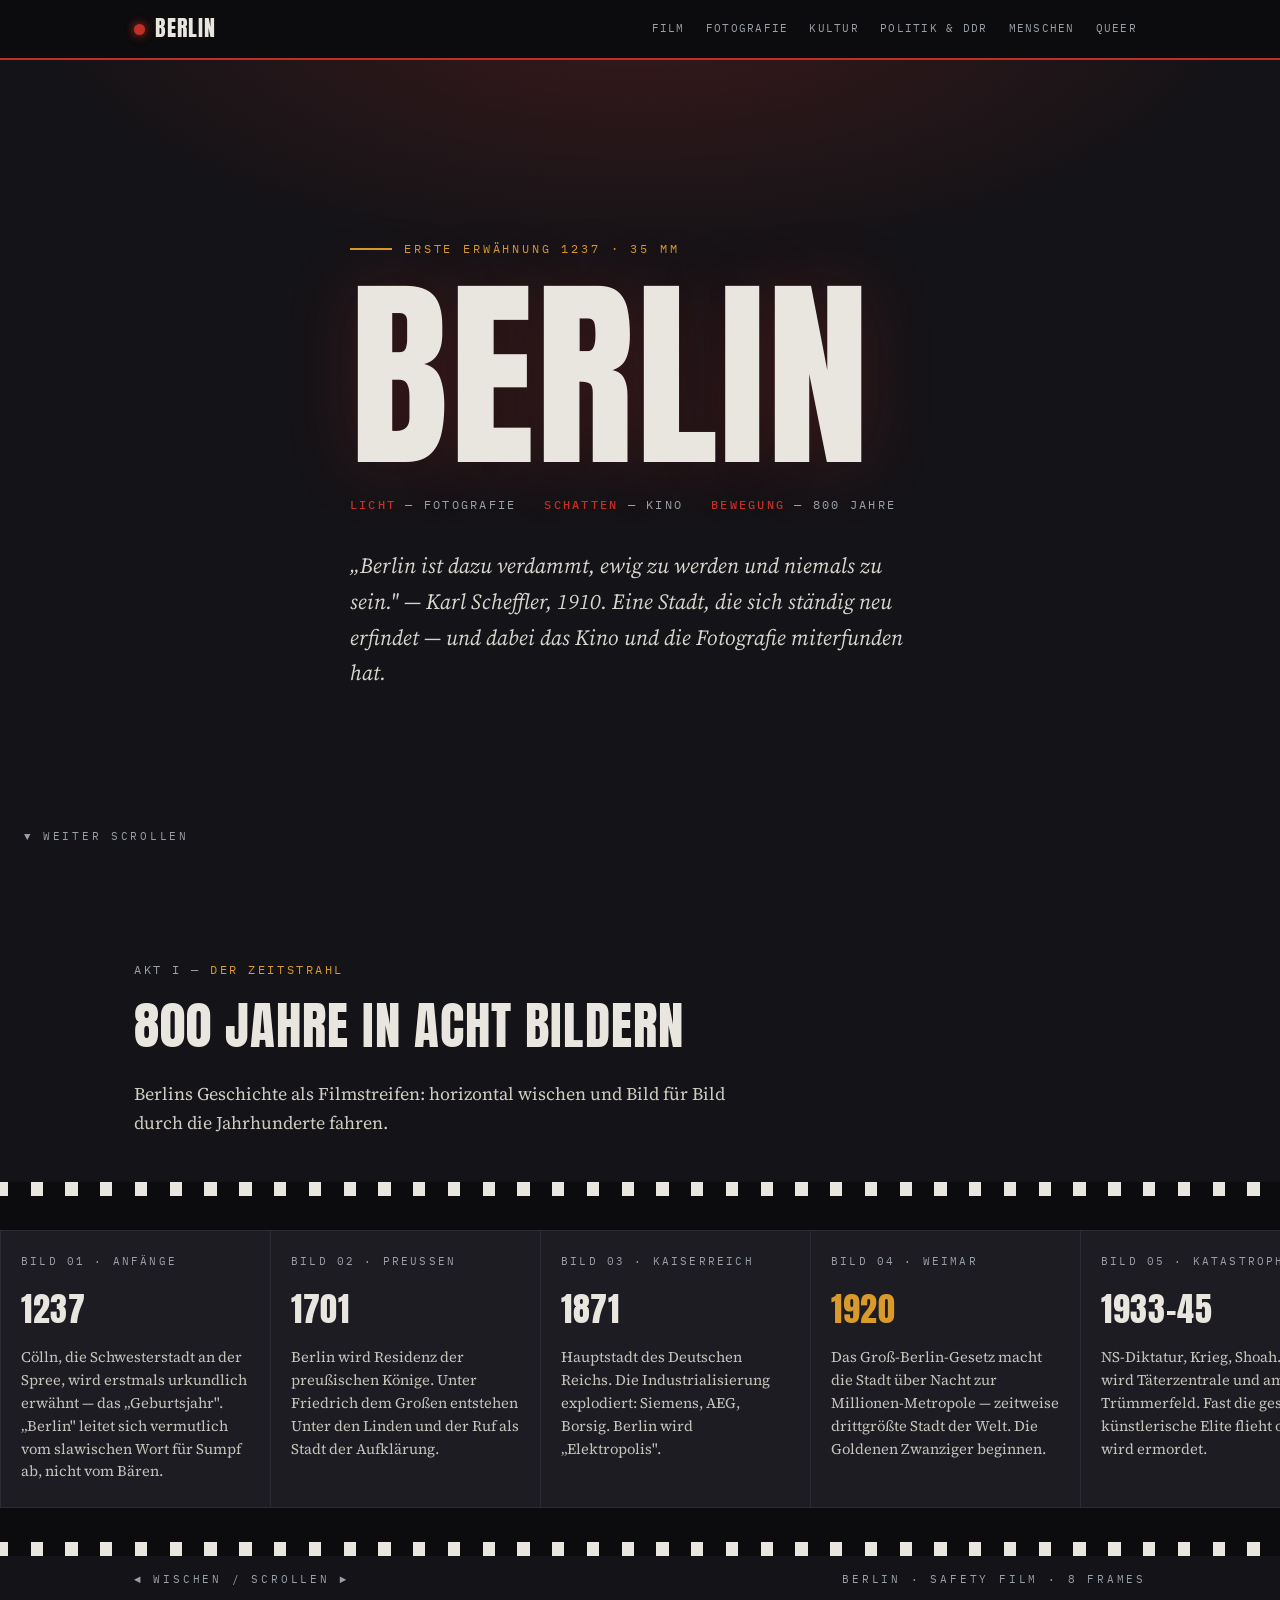
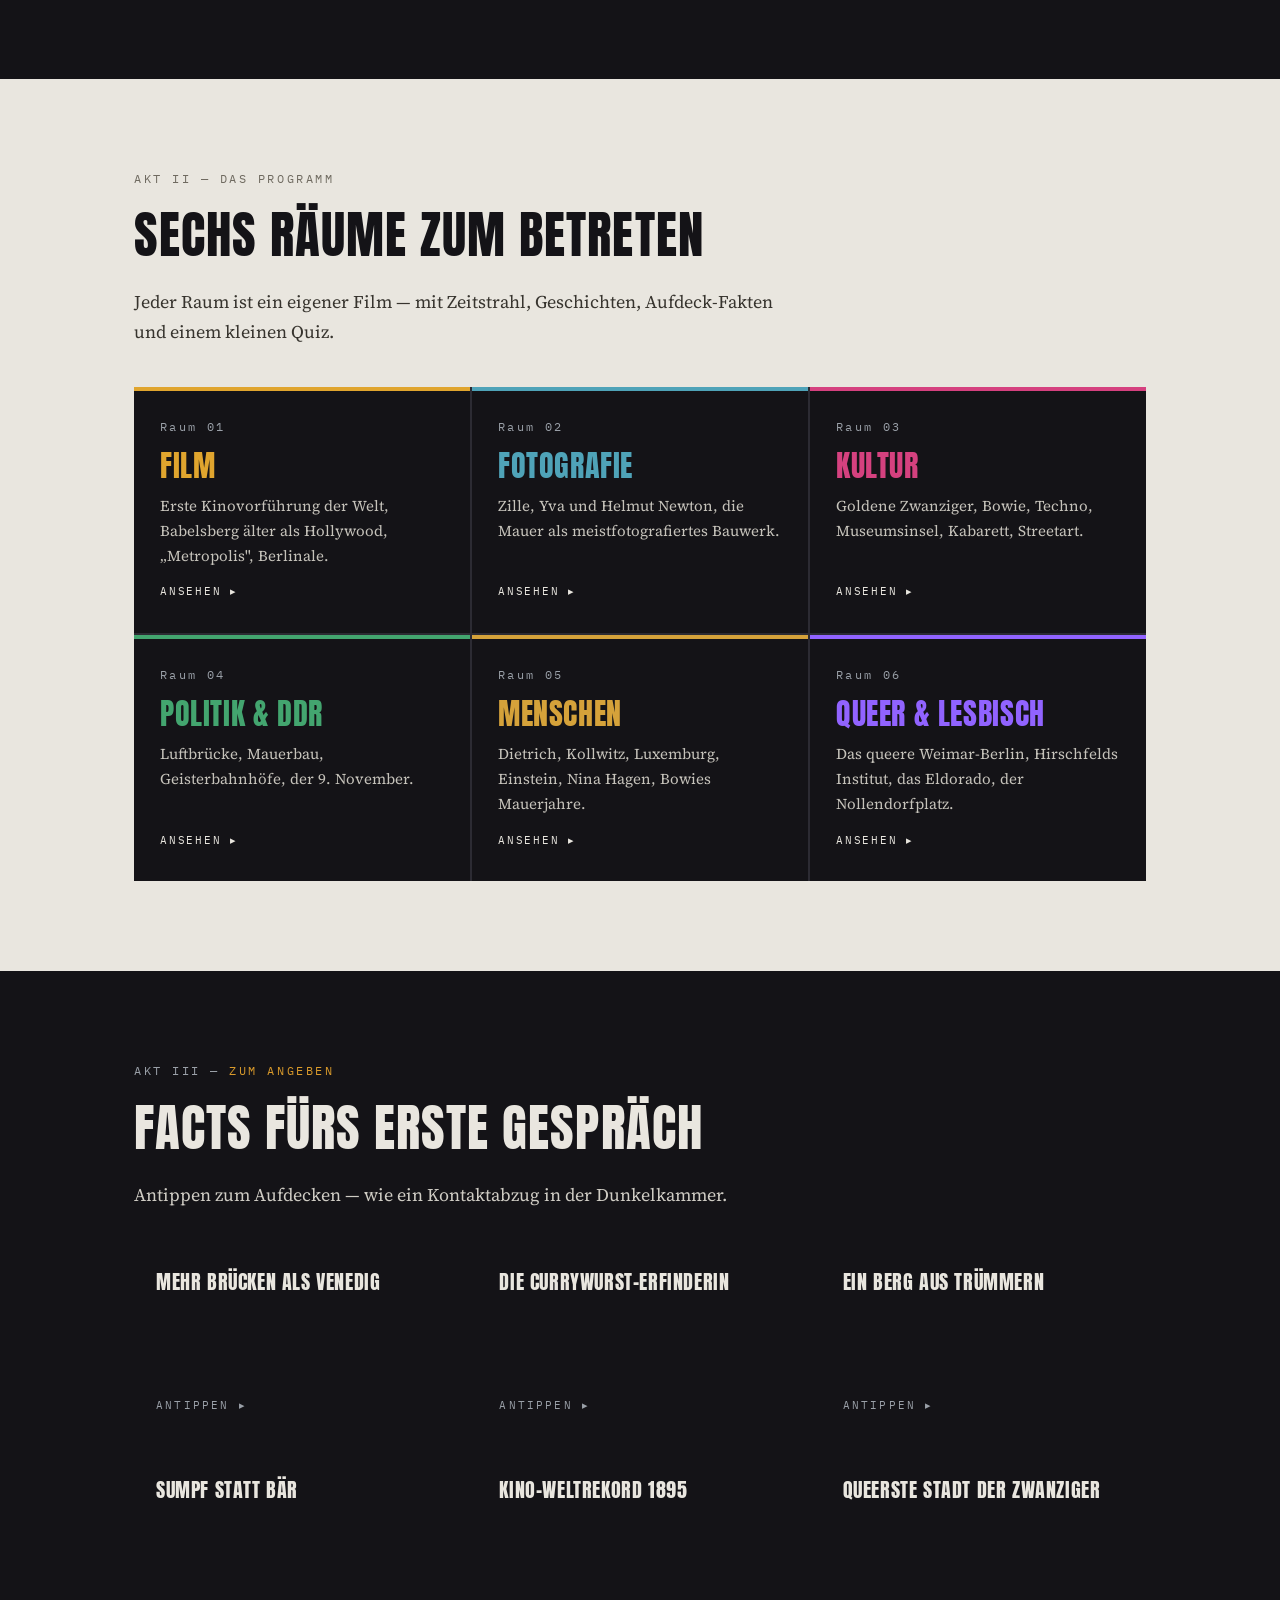
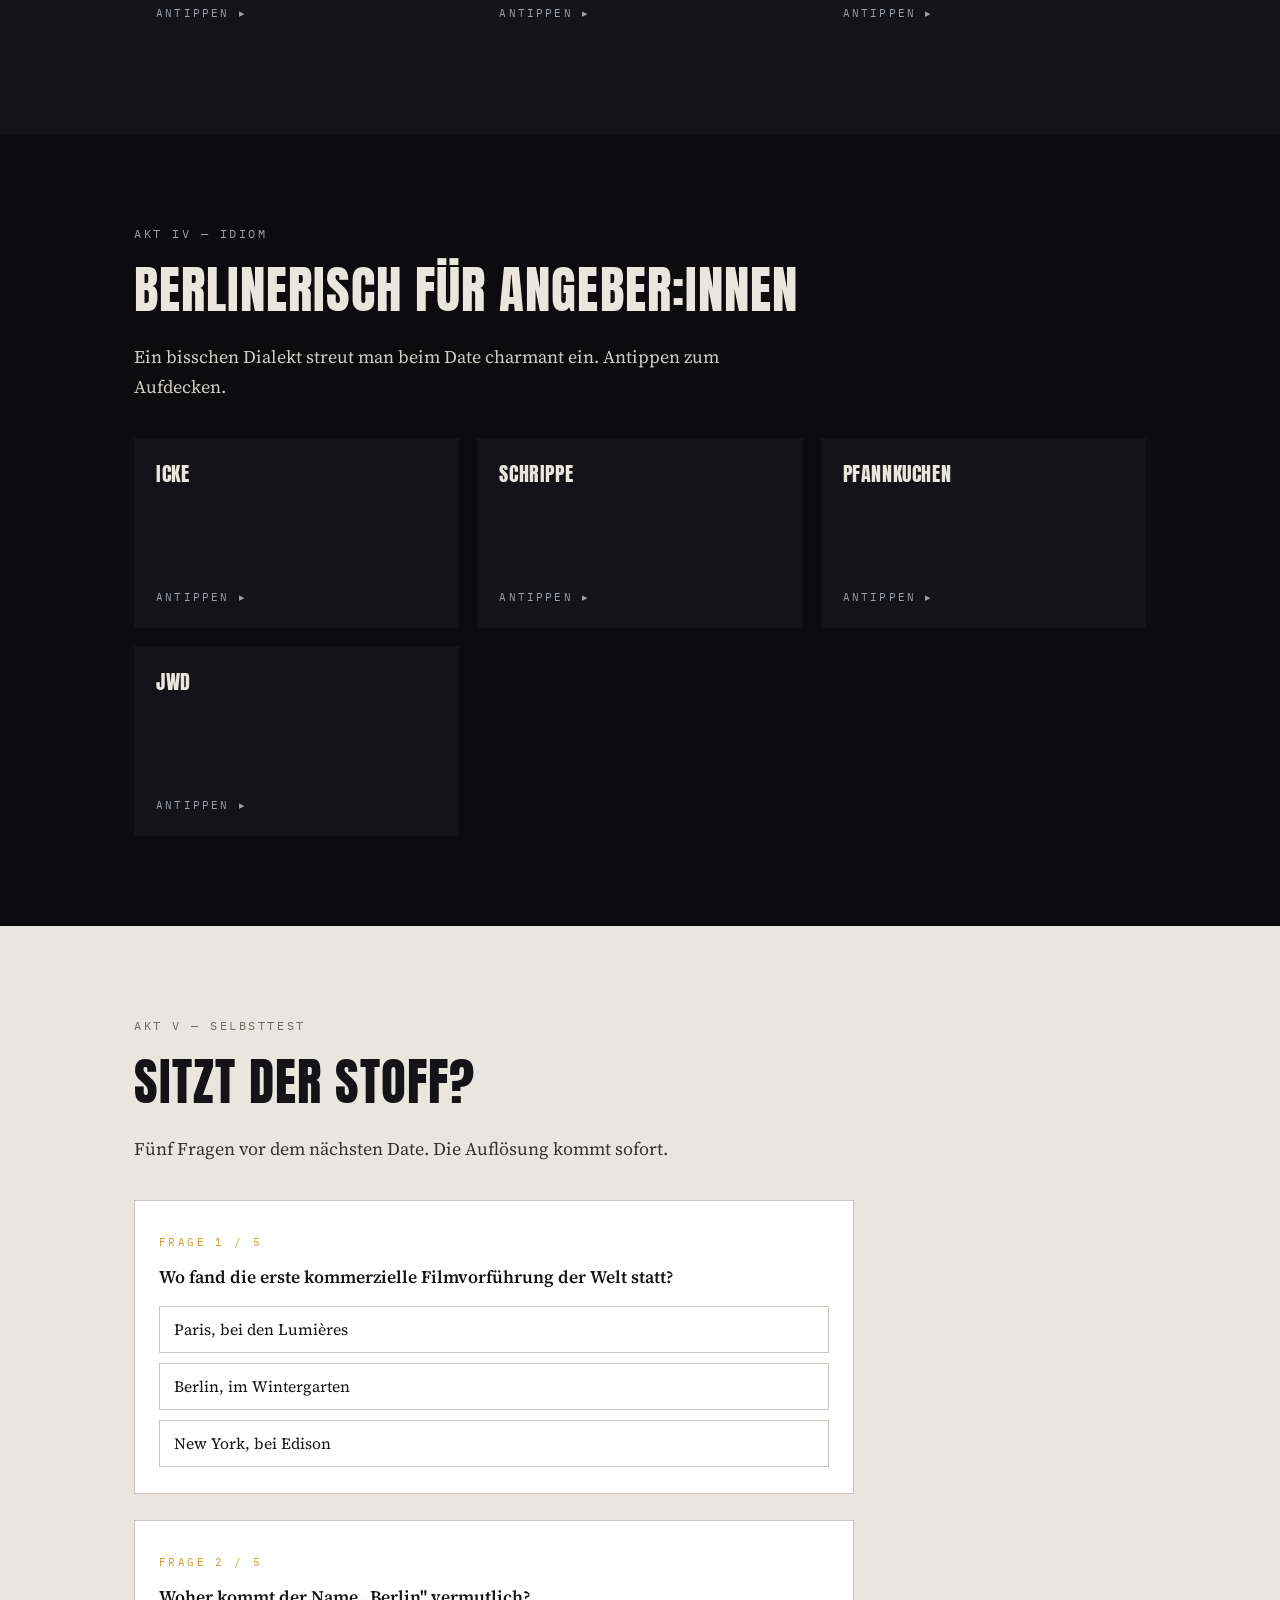
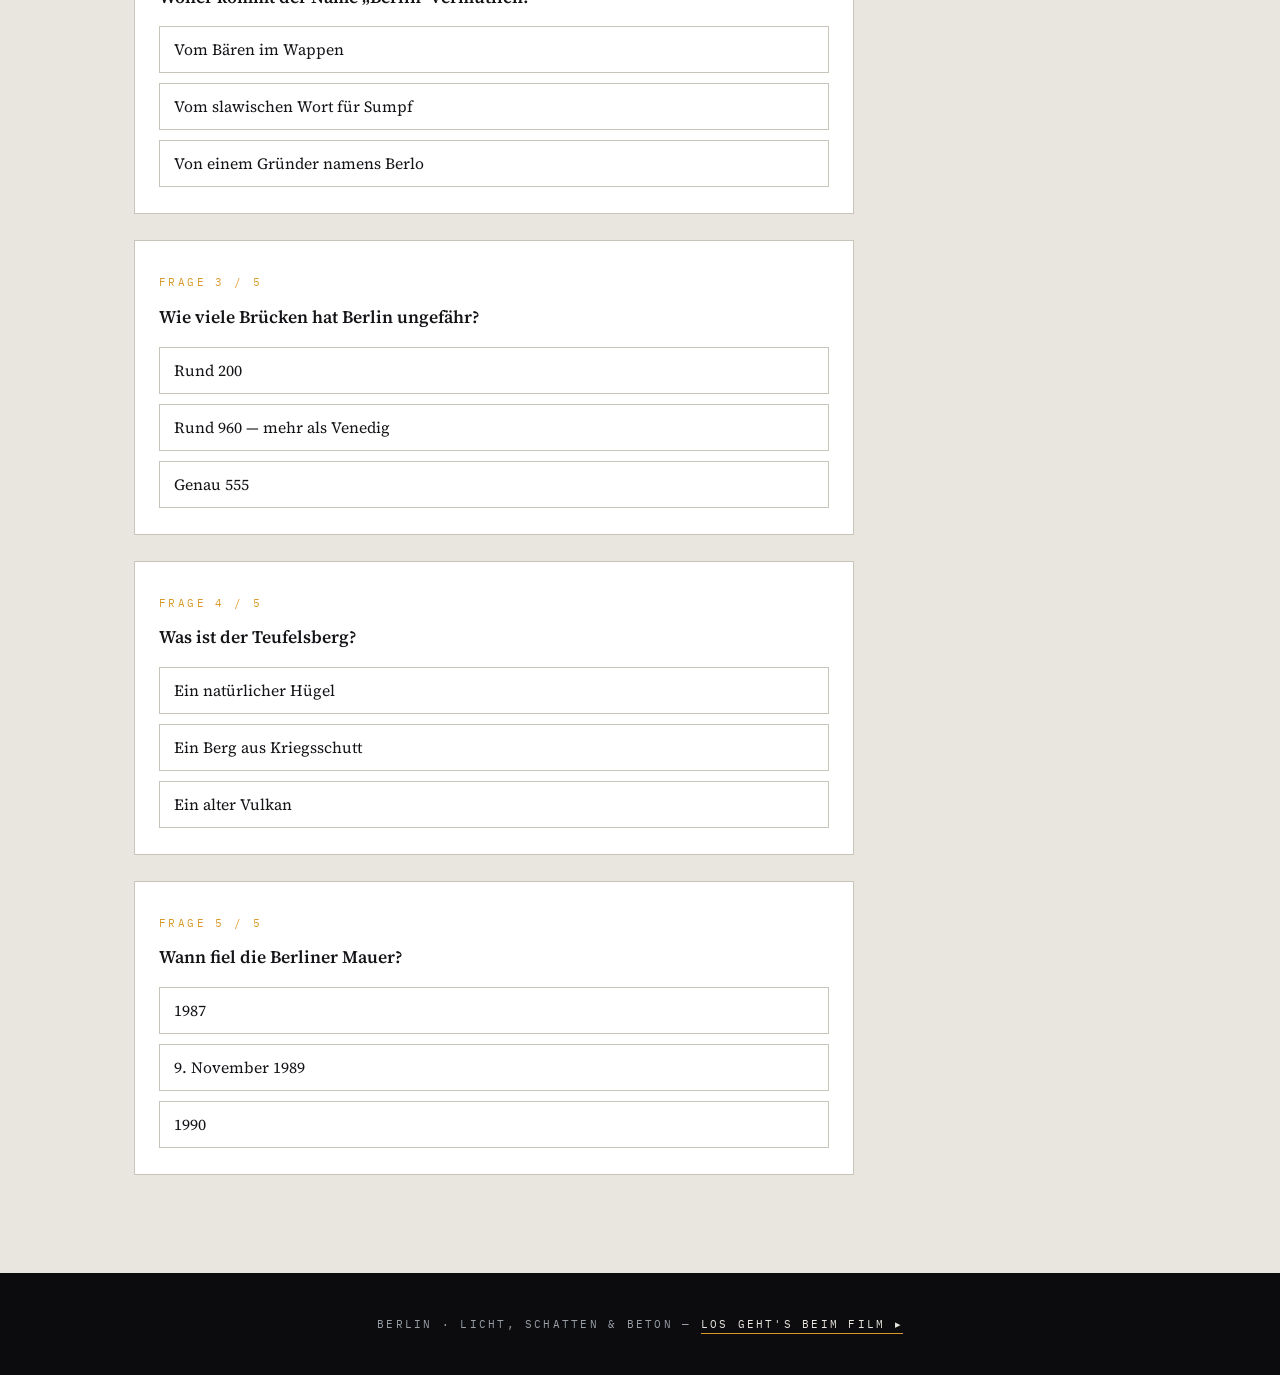
<file: index.html>
<!DOCTYPE html>
<html lang="de">
<head>
<meta charset="UTF-8"><meta name="viewport" content="width=device-width, initial-scale=1.0">
<title>Berlin — Stadt aus Licht und Schatten</title><link rel="stylesheet" href="style.css">
</head>
<body class="t-home">

<nav class="topbar"><div class="wrap">
  <a class="brand" href="index.html"><span class="dot"></span>Berlin</a>
  <div class="navlinks"><a href="film.html">Film</a><a href="fotografie.html">Fotografie</a><a href="kultur.html">Kultur</a><a href="politik.html">Politik&nbsp;&amp;&nbsp;DDR</a><a href="persoenlichkeiten.html">Menschen</a><a href="queer.html">Queer</a></div>
</div></nav>

<header class="hero">
  <div class="wrap">
    <p class="hero-kick">Erste Erwähnung 1237 · 35&nbsp;mm</p>
    <h1 class="hero-title">Berlin</h1>
    <div class="hero-sub">
      <span class="tag"><b>Licht</b> — Fotografie</span>
      <span class="tag"><b>Schatten</b> — Kino</span>
      <span class="tag"><b>Bewegung</b> — 800 Jahre</span>
    </div>
    <p class="hero-claim">„Berlin ist dazu verdammt, ewig zu werden und niemals zu sein." — Karl Scheffler, 1910. Eine Stadt, die sich ständig neu erfindet — und dabei das Kino und die Fotografie miterfunden hat.</p>
  </div>
  <p class="scroll-hint">▼ Weiter scrollen</p>
</header>

<!-- FILMSTREIFEN -->
<section class="dark" id="zeitstrahl">
  <div class="wrap">
    <p class="eyebrow">Akt I — <span class="a2">Der Zeitstrahl</span></p>
    <h2>800 Jahre in acht Bildern</h2>
    <p class="lead">Berlins Geschichte als Filmstreifen: horizontal wischen und Bild für Bild durch die Jahrhunderte fahren.</p>
  </div>
  <div class="strip-outer"><div class="strip" tabindex="0" aria-label="Zeitstrahl der Berliner Geschichte">
    <div class="frame"><span class="f-label">Bild 01 · Anfänge</span><span class="year">1237</span><p>Cölln, die Schwesterstadt an der Spree, wird erstmals urkundlich erwähnt — das „Geburtsjahr". „Berlin" leitet sich vermutlich vom slawischen Wort für Sumpf ab, nicht vom Bären.</p></div>
    <div class="frame"><span class="f-label">Bild 02 · Preußen</span><span class="year">1701</span><p>Berlin wird Residenz der preußischen Könige. Unter Friedrich dem Großen entstehen Unter den Linden und der Ruf als Stadt der Aufklärung.</p></div>
    <div class="frame"><span class="f-label">Bild 03 · Kaiserreich</span><span class="year">1871</span><p>Hauptstadt des Deutschen Reichs. Die Industrialisierung explodiert: Siemens, AEG, Borsig. Berlin wird „Elektropolis".</p></div>
    <div class="frame marked"><span class="f-label">Bild 04 · Weimar</span><span class="year">1920</span><p>Das Groß-Berlin-Gesetz macht die Stadt über Nacht zur Millionen-Metropole — zeitweise drittgrößte Stadt der Welt. Die Goldenen Zwanziger beginnen.</p></div>
    <div class="frame"><span class="f-label">Bild 05 · Katastrophe</span><span class="year">1933–45</span><p>NS-Diktatur, Krieg, Shoah. Berlin wird Täterzentrale und am Ende Trümmerfeld. Fast die gesamte künstlerische Elite flieht oder wird ermordet.</p></div>
    <div class="frame marked"><span class="f-label">Bild 06 · Teilung</span><span class="year">1961</span><p>Bau der Mauer: 155 km Beton um West-Berlin. 28 Jahre lang laufen Familien und U-Bahn-Linien gegen eine Wand.</p></div>
    <div class="frame marked"><span class="f-label">Bild 07 · Wende</span><span class="year">1989</span><p>9. November: Die Mauer fällt — ausgelöst auch durch eine verpatzte Pressekonferenz. Die Bilder gehen um die Welt.</p></div>
    <div class="frame"><span class="f-label">Bild 08 · Heute</span><span class="year">Jetzt</span><p>Wieder Hauptstadt, wieder Sehnsuchtsort. Über 170 Museen, mehr Brücken als Venedig — und immer noch im Umbau.</p></div>
  </div>
  <div class="wrap"><p class="strip-caption"><span>◄ wischen / scrollen ►</span><span>Berlin · Safety Film · 8 Frames</span></p></div></div>
</section>

<!-- REGISTER -->
<section class="light">
  <div class="wrap">
    <p class="eyebrow">Akt II — Das Programm</p>
    <h2>Sechs Räume zum Betreten</h2>
    <p class="lead">Jeder Raum ist ein eigener Film — mit Zeitstrahl, Geschichten, Aufdeck-Fakten und einem kleinen Quiz.</p>
    <div class="rooms">
      <a class="room" href="film.html" style="--rc:#e0a52e"><span class="rn">Raum 01</span><h3>Film</h3><p>Erste Kinovorführung der Welt, Babelsberg älter als Hollywood, „Metropolis", Berlinale.</p><span class="go">Ansehen ▸</span></a>
      <a class="room" href="fotografie.html" style="--rc:#4fa3b8"><span class="rn">Raum 02</span><h3>Fotografie</h3><p>Zille, Yva und Helmut Newton, die Mauer als meistfotografiertes Bauwerk.</p><span class="go">Ansehen ▸</span></a>
      <a class="room" href="kultur.html" style="--rc:#d5417f"><span class="rn">Raum 03</span><h3>Kultur</h3><p>Goldene Zwanziger, Bowie, Techno, Museumsinsel, Kabarett, Streetart.</p><span class="go">Ansehen ▸</span></a>
      <a class="room" href="politik.html" style="--rc:#43a56f"><span class="rn">Raum 04</span><h3>Politik &amp; DDR</h3><p>Luftbrücke, Mauerbau, Geisterbahnhöfe, der 9. November.</p><span class="go">Ansehen ▸</span></a>
      <a class="room" href="persoenlichkeiten.html" style="--rc:#d5a23a"><span class="rn">Raum 05</span><h3>Menschen</h3><p>Dietrich, Kollwitz, Luxemburg, Einstein, Nina Hagen, Bowies Mauerjahre.</p><span class="go">Ansehen ▸</span></a>
      <a class="room" href="queer.html" style="--rc:#9163ff"><span class="rn">Raum 06</span><h3>Queer &amp; Lesbisch</h3><p>Das queere Weimar-Berlin, Hirschfelds Institut, das Eldorado, der Nollendorfplatz.</p><span class="go">Ansehen ▸</span></a>
    </div>
  </div>
</section>

<!-- AUFDECK-FAKTEN -->
<section class="dark">
  <div class="wrap">
    <p class="eyebrow">Akt III — <span class="a2">Zum Angeben</span></p>
    <h2>Facts fürs erste Gespräch</h2>
    <p class="lead">Antippen zum Aufdecken — wie ein Kontaktabzug in der Dunkelkammer.</p>
    <div class="cards">
      <button class="card" type="button"><span class="q">Mehr Brücken als Venedig</span><span class="a">Berlin hat rund 960 Brücken — Venedig etwa 400. Berlin ist heimlich eine Wasserstadt.</span><span class="hint">Antippen ▸</span></button>
      <button class="card" type="button"><span class="q">Die Currywurst-Erfinderin</span><span class="a">Herta Heuwer mischte 1949 an ihrer Bude in Charlottenburg Ketchup, Worcestersauce und Curry — und ließ sich die Sauce sogar patentieren.</span><span class="hint">Antippen ▸</span></button>
      <button class="card" type="button"><span class="q">Ein Berg aus Trümmern</span><span class="a">Der Teufelsberg wurde nach dem Krieg aus Millionen Kubikmetern Schutt aufgeschüttet — darunter eine nie fertiggestellte NS-Militärschule.</span><span class="hint">Antippen ▸</span></button>
      <button class="card" type="button"><span class="q">Sumpf statt Bär</span><span class="a">Der Name „Berlin" kommt vermutlich vom altslawischen Wort für Sumpf. Der Bär im Wappen ist eine spätere Deutung.</span><span class="hint">Antippen ▸</span></button>
      <button class="card" type="button"><span class="q">Kino-Weltrekord 1895</span><span class="a">Die erste kommerzielle Filmvorführung der Welt fand nicht in Paris statt, sondern in Berlin — Skladanowsky-Brüder, Wintergarten, 1. November 1895.</span><span class="hint">Antippen ▸</span></button>
      <button class="card" type="button"><span class="q">Queerste Stadt der Zwanziger</span><span class="a">Weimar-Berlin hatte Dutzende queere Lokale und mit Hirschfelds Institut die erste Sexualwissenschaft der Welt — Jahrzehnte vor allen anderen.</span><span class="hint">Antippen ▸</span></button>
    </div>
  </div>
</section>

<!-- BERLINERISCH -->
<section class="deep">
  <div class="wrap">
    <p class="eyebrow">Akt IV — Idiom</p>
    <h2>Berlinerisch für Angeber:innen</h2>
    <p class="lead">Ein bisschen Dialekt streut man beim Date charmant ein. Antippen zum Aufdecken.</p>
    <div class="cards">
      <button class="card" type="button"><span class="q">Icke</span><span class="a">„ich" — das berlinerischste Wort überhaupt: „Icke? Nee!"</span><span class="hint">Antippen ▸</span></button>
      <button class="card" type="button"><span class="q">Schrippe</span><span class="a">Das Weizenbrötchen. In Berlin nie „Semmel".</span><span class="hint">Antippen ▸</span></button>
      <button class="card" type="button"><span class="q">Pfannkuchen</span><span class="a">Der Berliner Krapfen. Wer „Berliner" sagt, ist von woanders.</span><span class="hint">Antippen ▸</span></button>
      <button class="card" type="button"><span class="q">jwd</span><span class="a">„janz weit draußen" — gefühlt am Ende der Welt.</span><span class="hint">Antippen ▸</span></button>
    </div>
  </div>
</section>

<!-- QUIZ -->
<section class="light">
  <div class="wrap">
    <p class="eyebrow">Akt V — Selbsttest</p>
    <h2>Sitzt der Stoff?</h2>
    <p class="lead">Fünf Fragen vor dem nächsten Date. Die Auflösung kommt sofort.</p>
    <div class="quiz" id="quizBox"></div>
    <p class="score" id="score"></p>
  </div>
</section>

<footer>Berlin · Licht, Schatten &amp; Beton — <a href="film.html">los geht's beim Film ▸</a></footer>

<script>
window.QUIZ=[
 {q:'Wo fand die erste kommerzielle Filmvorführung der Welt statt?',opts:['Paris, bei den Lumières','Berlin, im Wintergarten','New York, bei Edison'],right:1,expl:'Berlin! Die Skladanowsky-Brüder zeigten ihr „Bioscop" am 1. November 1895 — vor den Lumières.'},
 {q:'Woher kommt der Name „Berlin" vermutlich?',opts:['Vom Bären im Wappen','Vom slawischen Wort für Sumpf','Von einem Gründer namens Berlo'],right:1,expl:'Vom altslawischen „brl-" für Sumpf. Der Bär kam erst später ins Wappen.'},
 {q:'Wie viele Brücken hat Berlin ungefähr?',opts:['Rund 200','Rund 960 — mehr als Venedig','Genau 555'],right:1,expl:'Rund 960 — Venedig kommt auf etwa 400. Berlin ist eine verkappte Wasserstadt.'},
 {q:'Was ist der Teufelsberg?',opts:['Ein natürlicher Hügel','Ein Berg aus Kriegsschutt','Ein alter Vulkan'],right:1,expl:'Aufgeschüttet aus Millionen Kubikmetern Trümmern — darunter eine NS-Militärschule.'},
 {q:'Wann fiel die Berliner Mauer?',opts:['1987','9. November 1989','1990'],right:1,expl:'Am 9. November 1989 — mit ausgelöst durch eine verpatzte Pressekonferenz.'}
];
</script>
<script src="app.js"></script>
</body>
</html>
</file>
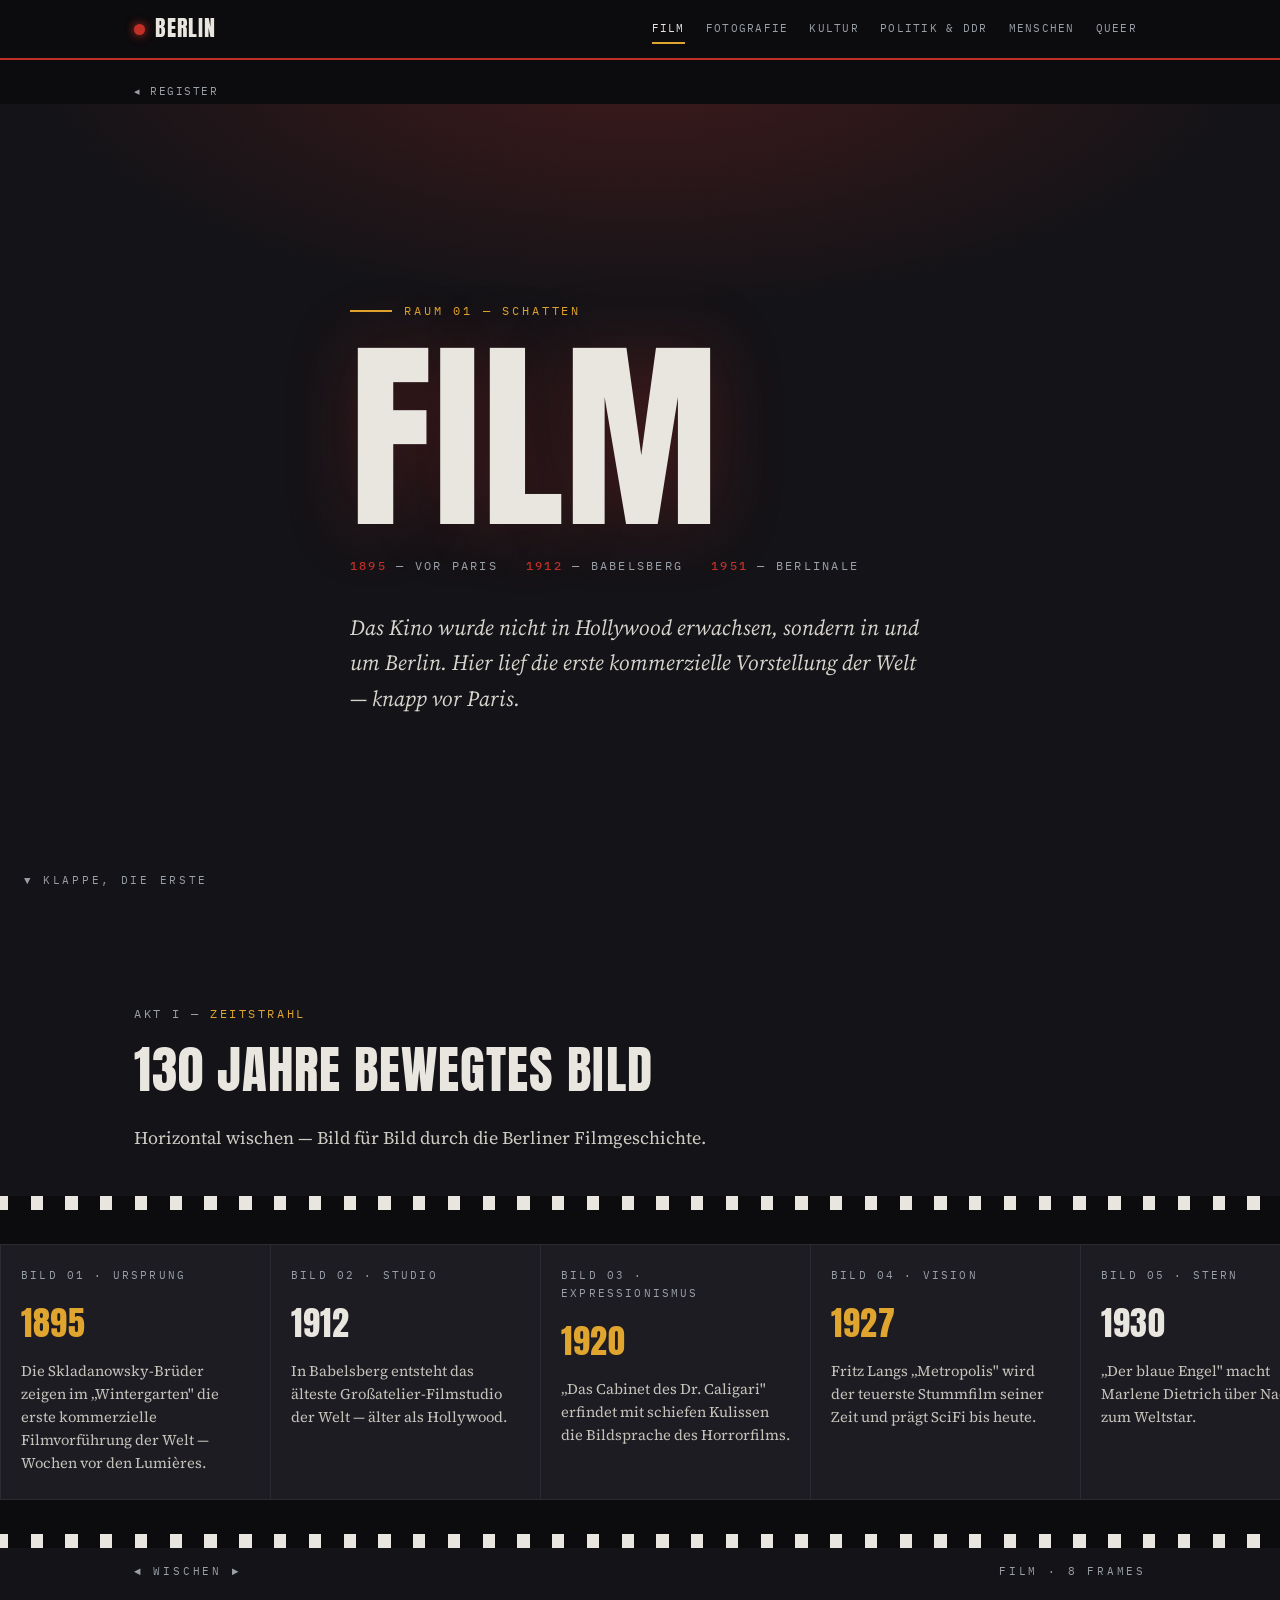
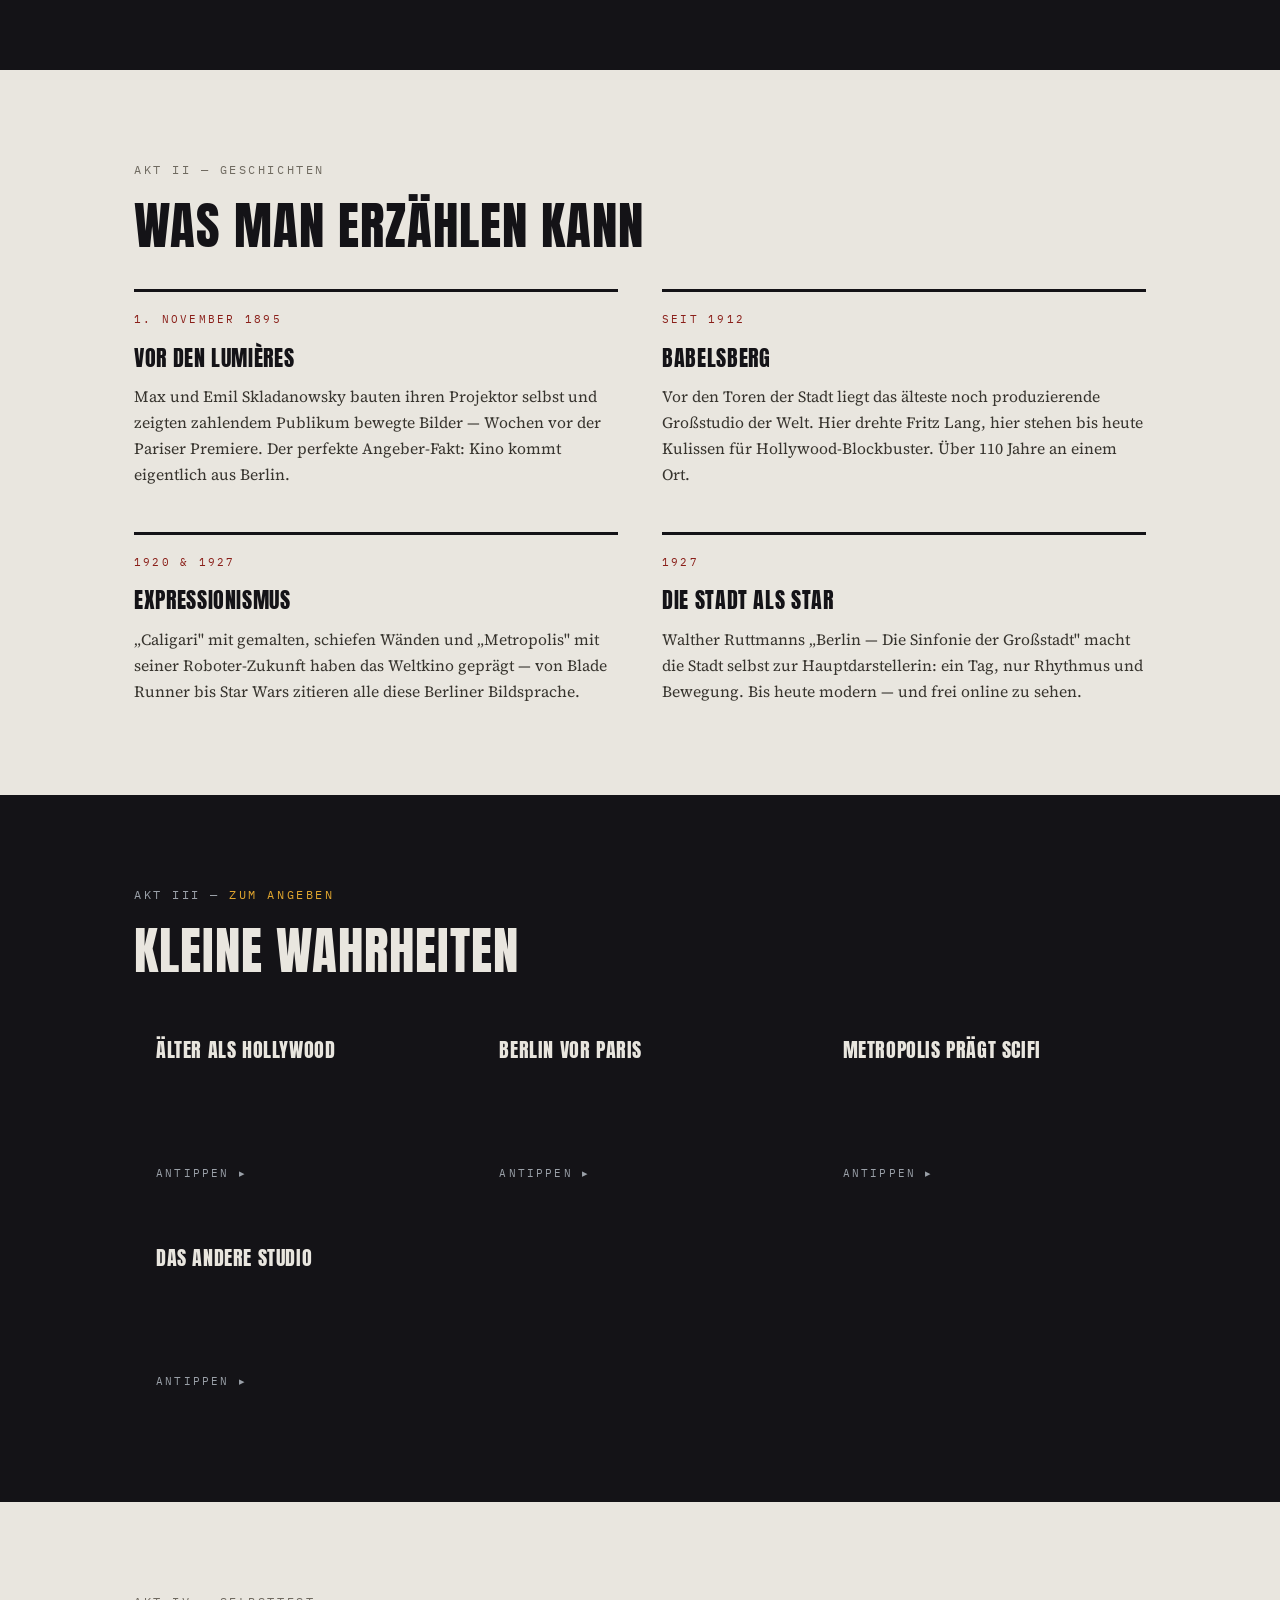
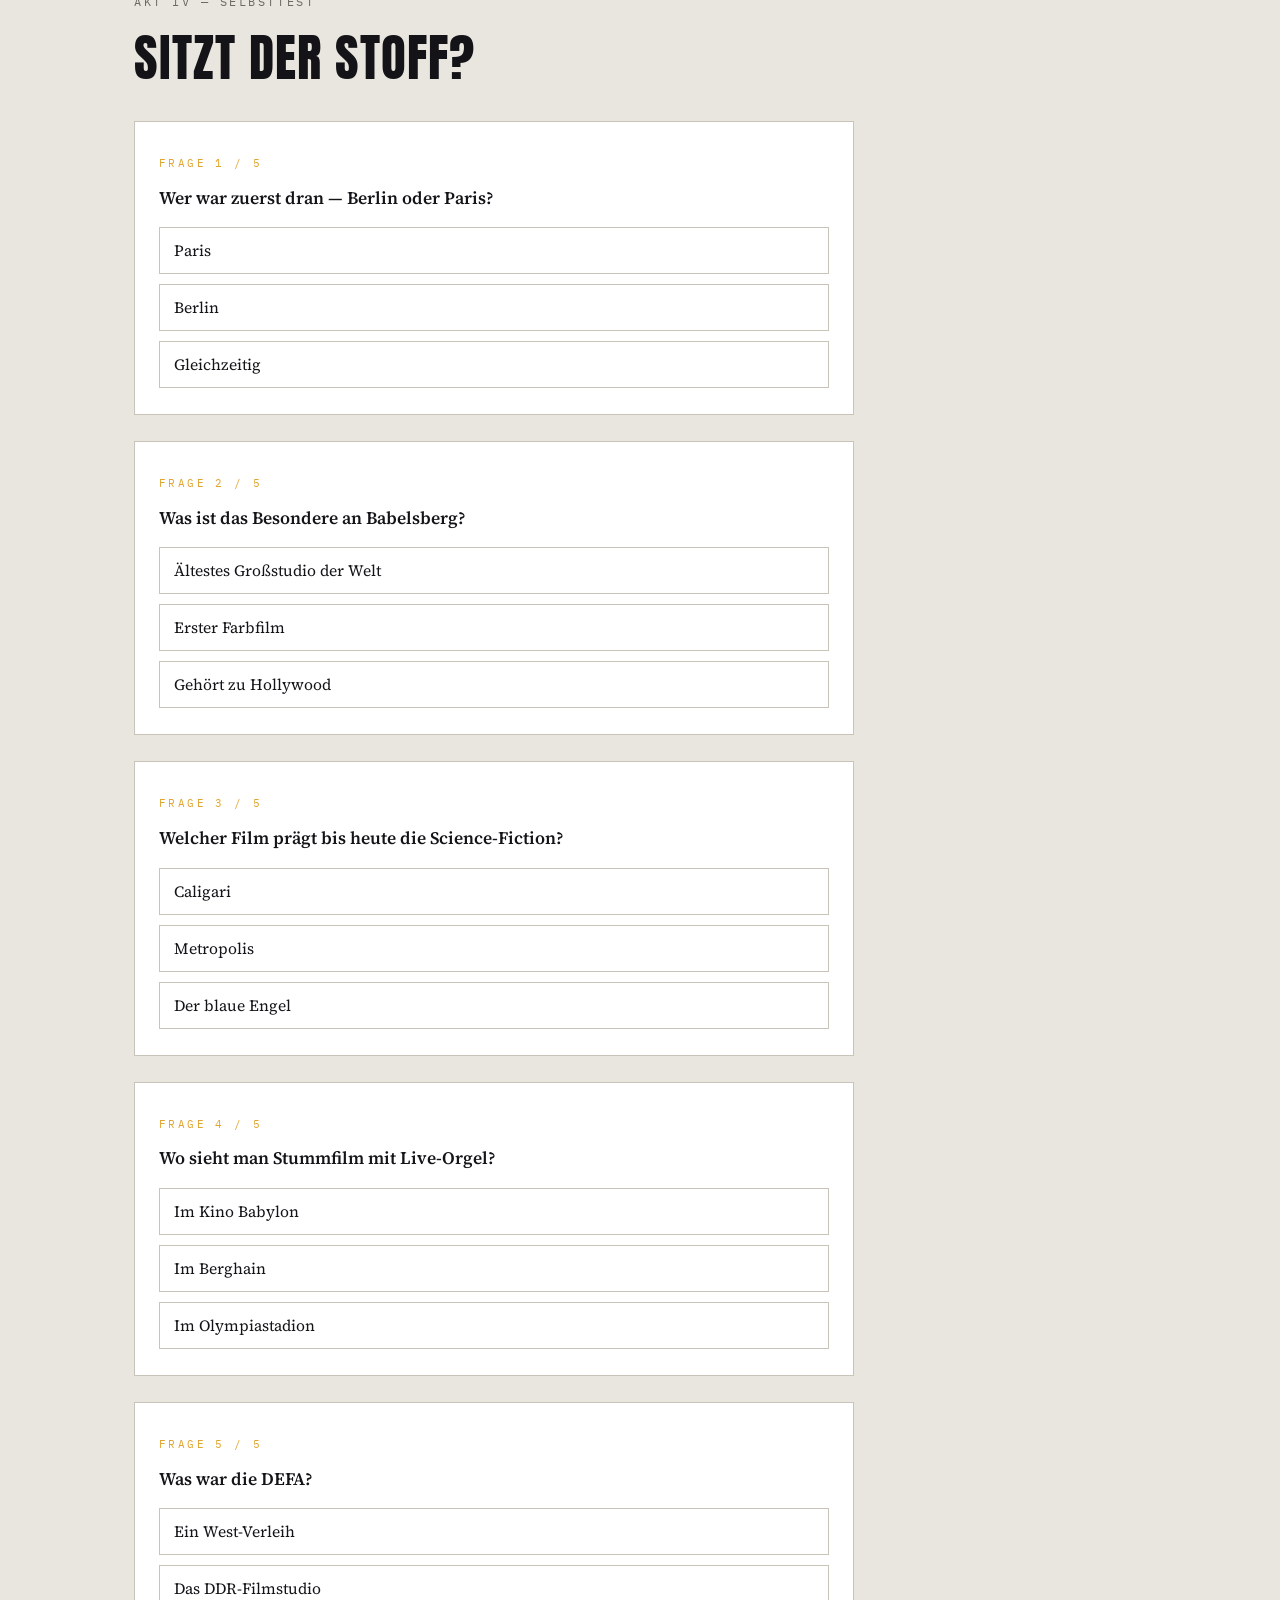
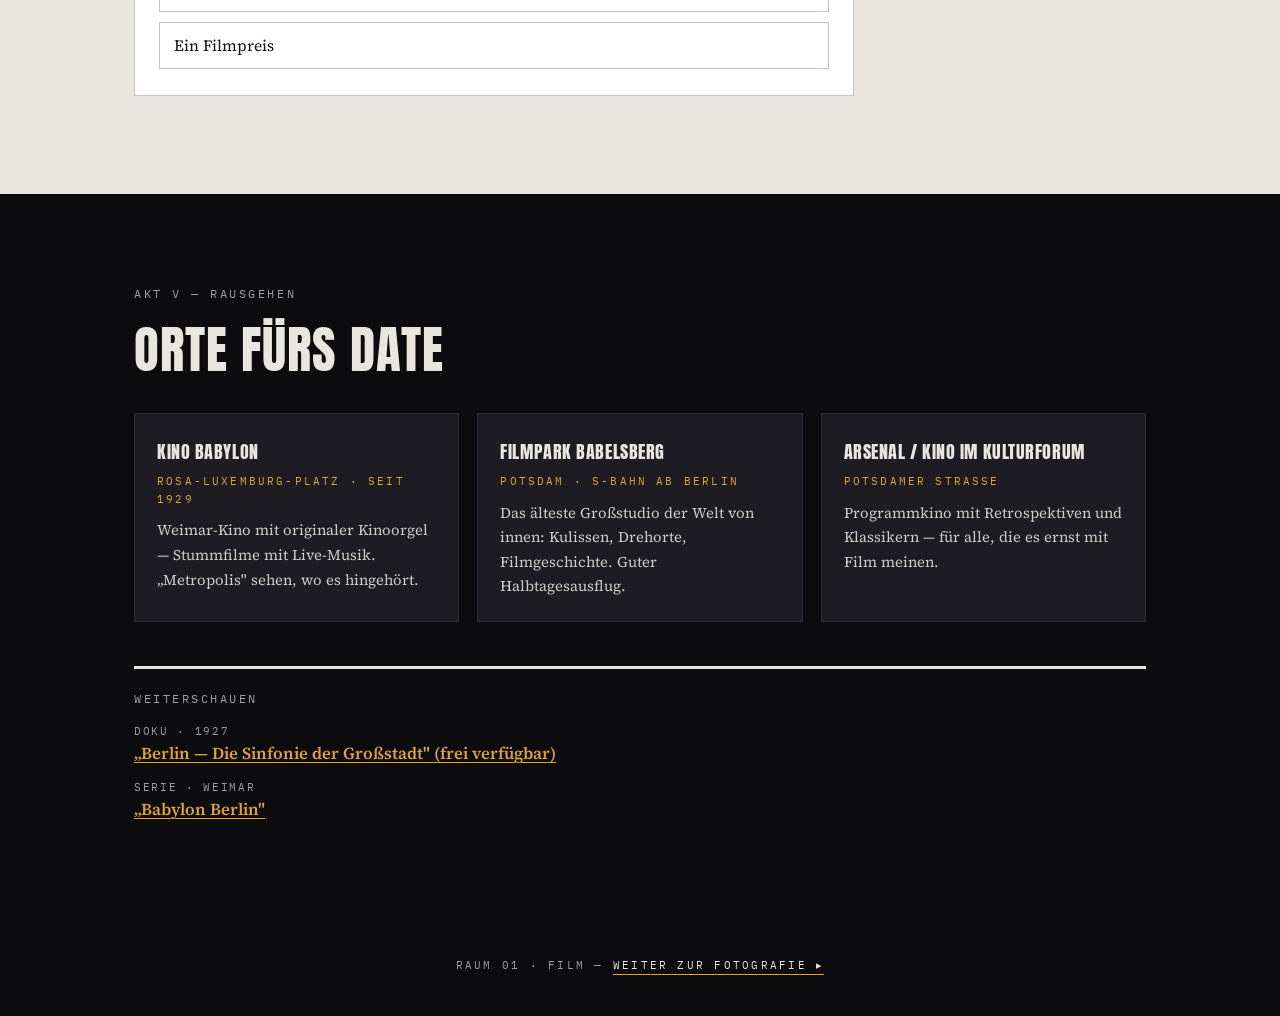
<file: film.html>
<!DOCTYPE html>
<html lang="de">
<head>
<meta charset="UTF-8"><meta name="viewport" content="width=device-width, initial-scale=1.0">
<title>Film — Berlin</title><link rel="stylesheet" href="style.css">
</head>
<body class="t-film">

<nav class="topbar"><div class="wrap">
  <a class="brand" href="index.html"><span class="dot"></span>Berlin</a>
  <div class="navlinks"><a href="film.html" class="here">Film</a><a href="fotografie.html">Fotografie</a><a href="kultur.html">Kultur</a><a href="politik.html">Politik&nbsp;&amp;&nbsp;DDR</a><a href="persoenlichkeiten.html">Menschen</a><a href="queer.html">Queer</a></div>
</div></nav>
<div class="backrow"><div class="wrap"><a class="back" href="index.html">◂ Register</a></div></div>

<header class="hero">
  <div class="wrap">
    <p class="hero-kick">Raum 01 — Schatten</p>
    <h1 class="hero-title">Film</h1>
    <div class="hero-sub"><span class="tag"><b>1895</b> — vor Paris</span><span class="tag"><b>1912</b> — Babelsberg</span><span class="tag"><b>1951</b> — Berlinale</span></div>
    <p class="hero-claim">Das Kino wurde nicht in Hollywood erwachsen, sondern in und um Berlin. Hier lief die erste kommerzielle Vorstellung der Welt — knapp vor Paris.</p>
  </div>
  <p class="scroll-hint">▼ Klappe, die erste</p>
</header>

<section class="dark">
  <div class="wrap">
    <p class="eyebrow">Akt I — <span class="a2">Zeitstrahl</span></p>
    <h2>130 Jahre bewegtes Bild</h2>
    <p class="lead">Horizontal wischen — Bild für Bild durch die Berliner Filmgeschichte.</p>
  </div>
  <div class="strip-outer"><div class="strip" tabindex="0" aria-label="Zeitstrahl Film">
    <div class="frame marked"><span class="f-label">Bild 01 · Ursprung</span><span class="year">1895</span><p>Die Skladanowsky-Brüder zeigen im „Wintergarten" die erste kommerzielle Filmvorführung der Welt — Wochen vor den Lumières.</p></div>
    <div class="frame"><span class="f-label">Bild 02 · Studio</span><span class="year">1912</span><p>In Babelsberg entsteht das älteste Großatelier-Filmstudio der Welt — älter als Hollywood.</p></div>
    <div class="frame marked"><span class="f-label">Bild 03 · Expressionismus</span><span class="year">1920</span><p>„Das Cabinet des Dr. Caligari" erfindet mit schiefen Kulissen die Bildsprache des Horrorfilms.</p></div>
    <div class="frame marked"><span class="f-label">Bild 04 · Vision</span><span class="year">1927</span><p>Fritz Langs „Metropolis" wird der teuerste Stummfilm seiner Zeit und prägt SciFi bis heute.</p></div>
    <div class="frame"><span class="f-label">Bild 05 · Stern</span><span class="year">1930</span><p>„Der blaue Engel" macht Marlene Dietrich über Nacht zum Weltstar.</p></div>
    <div class="frame"><span class="f-label">Bild 06 · Exodus</span><span class="year">1933</span><p>Die Film-Elite flieht vor den Nazis: Lang, Wilder, Lorre — halb Hollywood wird Berliner Exil.</p></div>
    <div class="frame marked"><span class="f-label">Bild 07 · Festival</span><span class="year">1951</span><p>Die Berlinale wird als „Schaufenster der freien Welt" in West-Berlin gegründet.</p></div>
    <div class="frame"><span class="f-label">Bild 08 · Heute</span><span class="year">Jetzt</span><p>Babelsberg dreht weiter — von „Grand Budapest Hotel" bis „Matrix". Die Berlinale ist das größte Publikumsfestival der Welt.</p></div>
  </div>
  <div class="wrap"><p class="strip-caption"><span>◄ wischen ►</span><span>Film · 8 Frames</span></p></div></div>
</section>

<section class="light">
  <div class="wrap">
    <p class="eyebrow">Akt II — Geschichten</p>
    <h2>Was man erzählen kann</h2>
    <div class="story-grid">
      <div class="story"><span class="meta">1. November 1895</span><h3>Vor den Lumières</h3><p>Max und Emil Skladanowsky bauten ihren Projektor selbst und zeigten zahlendem Publikum bewegte Bilder — Wochen vor der Pariser Premiere. Der perfekte Angeber-Fakt: Kino kommt eigentlich aus Berlin.</p></div>
      <div class="story"><span class="meta">seit 1912</span><h3>Babelsberg</h3><p>Vor den Toren der Stadt liegt das älteste noch produzierende Großstudio der Welt. Hier drehte Fritz Lang, hier stehen bis heute Kulissen für Hollywood-Blockbuster. Über 110 Jahre an einem Ort.</p></div>
      <div class="story"><span class="meta">1920 &amp; 1927</span><h3>Expressionismus</h3><p>„Caligari" mit gemalten, schiefen Wänden und „Metropolis" mit seiner Roboter-Zukunft haben das Weltkino geprägt — von Blade Runner bis Star Wars zitieren alle diese Berliner Bildsprache.</p></div>
      <div class="story"><span class="meta">1927</span><h3>Die Stadt als Star</h3><p>Walther Ruttmanns „Berlin — Die Sinfonie der Großstadt" macht die Stadt selbst zur Hauptdarstellerin: ein Tag, nur Rhythmus und Bewegung. Bis heute modern — und frei online zu sehen.</p></div>
    </div>
  </div>
</section>

<section class="dark">
  <div class="wrap">
    <p class="eyebrow">Akt III — <span class="a2">Zum Angeben</span></p>
    <h2>Kleine Wahrheiten</h2>
    <div class="cards">
      <button class="card" type="button"><span class="q">Älter als Hollywood</span><span class="a">Babelsberg produziert seit 1912 — Hollywood wurde erst danach zum Filmzentrum.</span><span class="hint">Antippen ▸</span></button>
      <button class="card" type="button"><span class="q">Berlin vor Paris</span><span class="a">Erste kommerzielle Vorführung am 1.11.1895 — rund acht Wochen vor den Lumières.</span><span class="hint">Antippen ▸</span></button>
      <button class="card" type="button"><span class="q">Metropolis prägt SciFi</span><span class="a">Fritz Langs Maschinenmensch „Maria" (1927) ist die Urmutter jedes Film-Androiden.</span><span class="hint">Antippen ▸</span></button>
      <button class="card" type="button"><span class="q">Das andere Studio</span><span class="a">In der DDR produzierte die DEFA in Babelsberg — Märchenfilme und Kultwerke wie „Die Legende von Paul und Paula".</span><span class="hint">Antippen ▸</span></button>
    </div>
  </div>
</section>

<section class="light">
  <div class="wrap">
    <p class="eyebrow">Akt IV — Selbsttest</p>
    <h2>Sitzt der Stoff?</h2>
    <div class="quiz" id="quizBox"></div>
    <p class="score" id="score"></p>
  </div>
</section>

<section class="deep">
  <div class="wrap">
    <p class="eyebrow">Akt V — Rausgehen</p>
    <h2>Orte fürs Date</h2>
    <div class="spots">
      <div class="spot"><h3>Kino Babylon</h3><span class="meta">Rosa-Luxemburg-Platz · seit 1929</span><p>Weimar-Kino mit originaler Kinoorgel — Stummfilme mit Live-Musik. „Metropolis" sehen, wo es hingehört.</p></div>
      <div class="spot"><h3>Filmpark Babelsberg</h3><span class="meta">Potsdam · S-Bahn ab Berlin</span><p>Das älteste Großstudio der Welt von innen: Kulissen, Drehorte, Filmgeschichte. Guter Halbtagesausflug.</p></div>
      <div class="spot"><h3>Arsenal / Kino im Kulturforum</h3><span class="meta">Potsdamer Straße</span><p>Programmkino mit Retrospektiven und Klassikern — für alle, die es ernst mit Film meinen.</p></div>
    </div>
    <div class="links"><p class="eyebrow">Weiterschauen</p><ul>
      <li><span>Doku · 1927</span><a href="https://de.wikipedia.org/wiki/Berlin_%E2%80%93_Die_Sinfonie_der_Gro%C3%9Fstadt" target="_blank" rel="noopener">„Berlin — Die Sinfonie der Großstadt" (frei verfügbar)</a></li>
      <li><span>Serie · Weimar</span><a href="https://de.wikipedia.org/wiki/Babylon_Berlin" target="_blank" rel="noopener">„Babylon Berlin"</a></li>
    </ul></div>
  </div>
</section>

<footer>Raum 01 · Film — <a href="fotografie.html">weiter zur Fotografie ▸</a></footer>

<script>
window.QUIZ=[
 {q:'Wer war zuerst dran — Berlin oder Paris?',opts:['Paris','Berlin','Gleichzeitig'],right:1,expl:'Berlin, am 1.11.1895 — rund acht Wochen vor den Lumières.'},
 {q:'Was ist das Besondere an Babelsberg?',opts:['Ältestes Großstudio der Welt','Erster Farbfilm','Gehört zu Hollywood'],right:0,expl:'Gegründet 1912 — älter als Hollywood.'},
 {q:'Welcher Film prägt bis heute die Science-Fiction?',opts:['Caligari','Metropolis','Der blaue Engel'],right:1,expl:'„Metropolis" (1927). Sein Maschinenmensch „Maria" ist das Vorbild jedes Film-Androiden.'},
 {q:'Wo sieht man Stummfilm mit Live-Orgel?',opts:['Im Kino Babylon','Im Berghain','Im Olympiastadion'],right:0,expl:'Im „Babylon" am Rosa-Luxemburg-Platz — mit originaler Kinoorgel.'},
 {q:'Was war die DEFA?',opts:['Ein West-Verleih','Das DDR-Filmstudio','Ein Filmpreis'],right:1,expl:'Das staatliche Filmstudio der DDR, ansässig in Babelsberg.'}
];
</script>
<script src="app.js"></script>
</body>
</html>
</file>
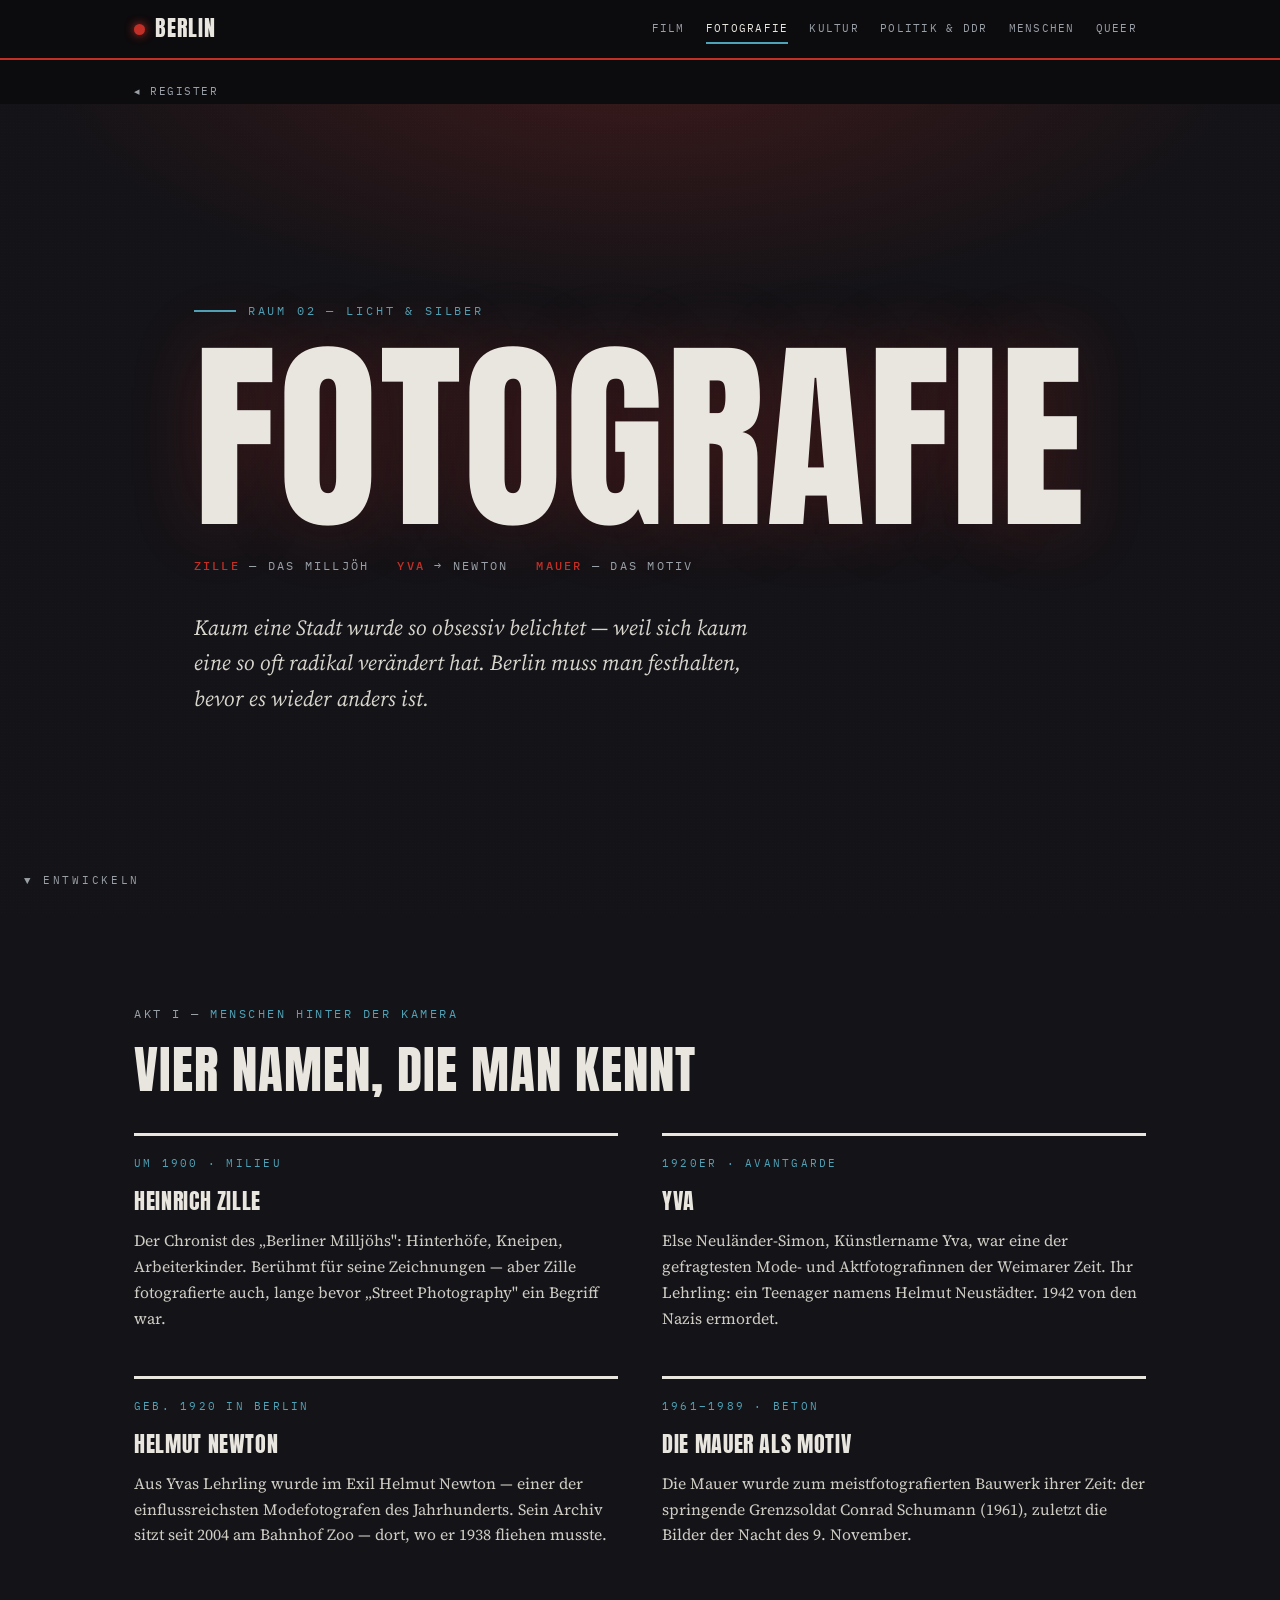
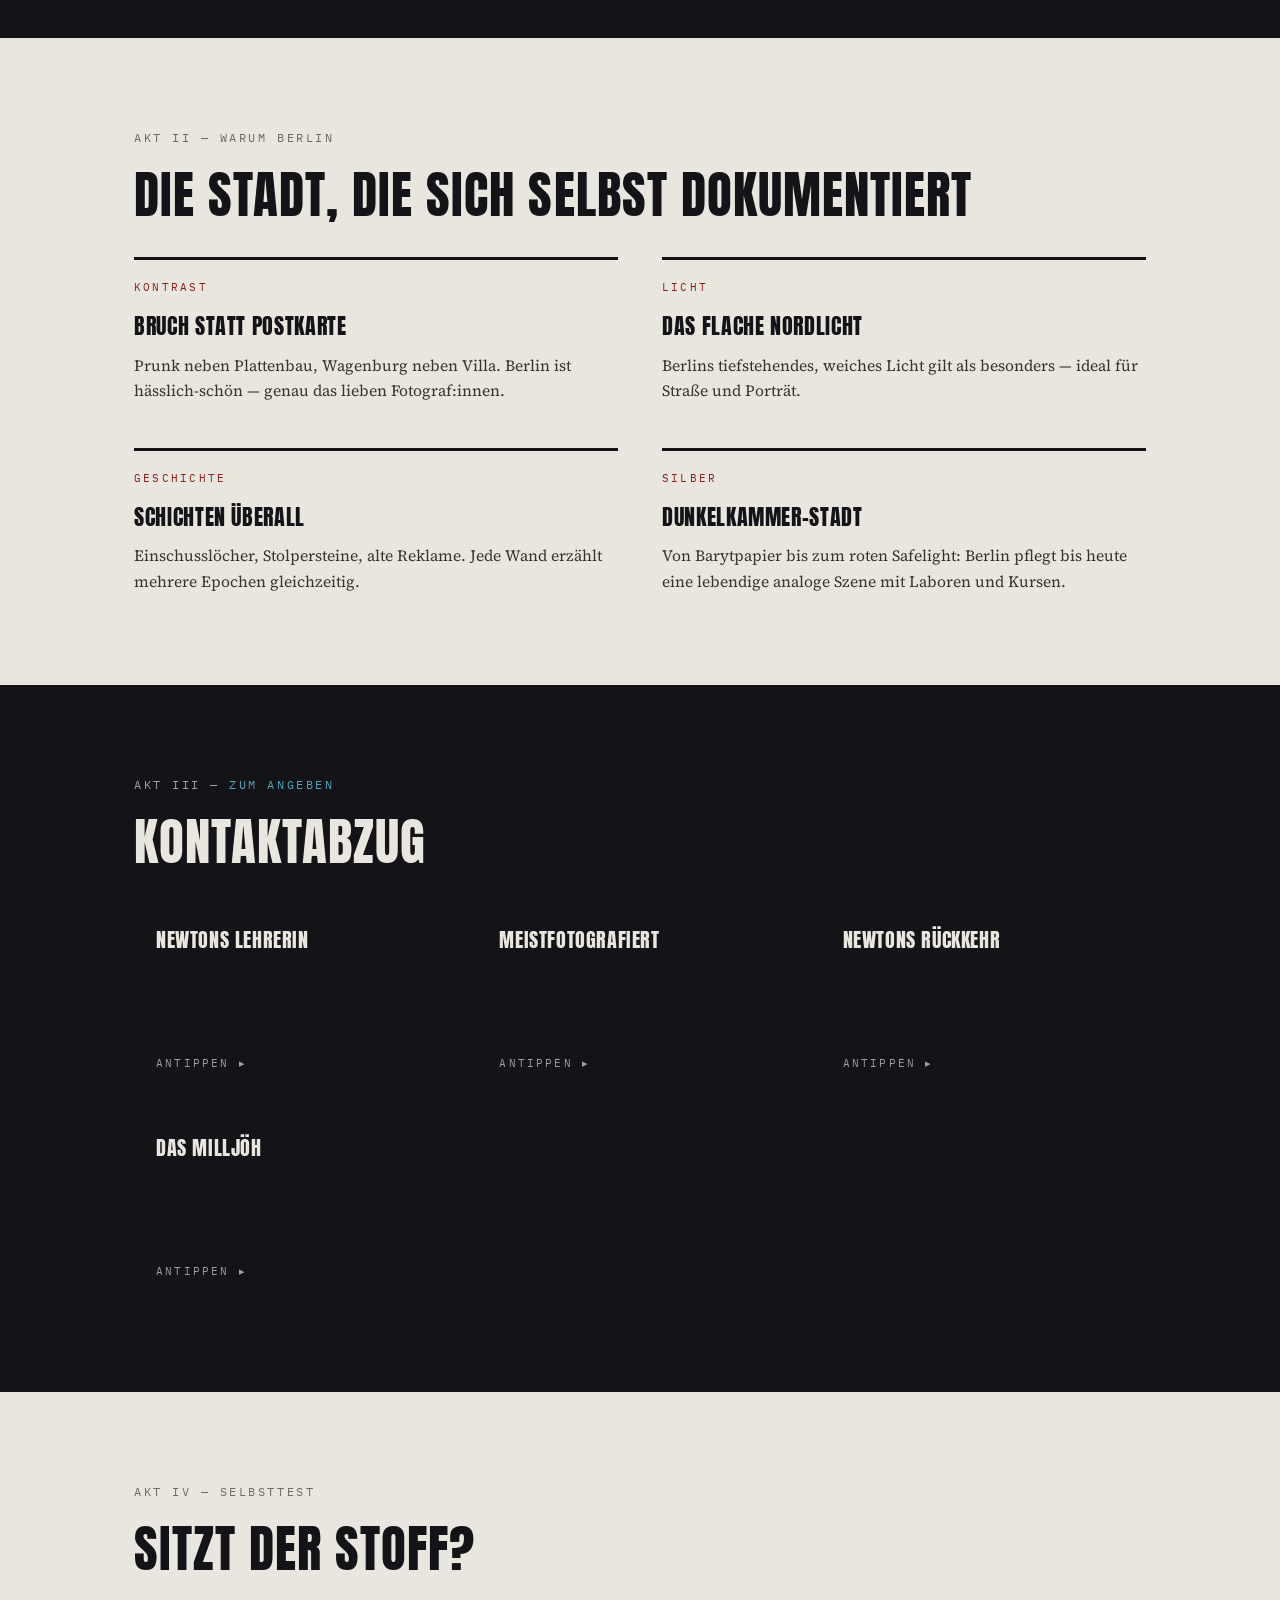
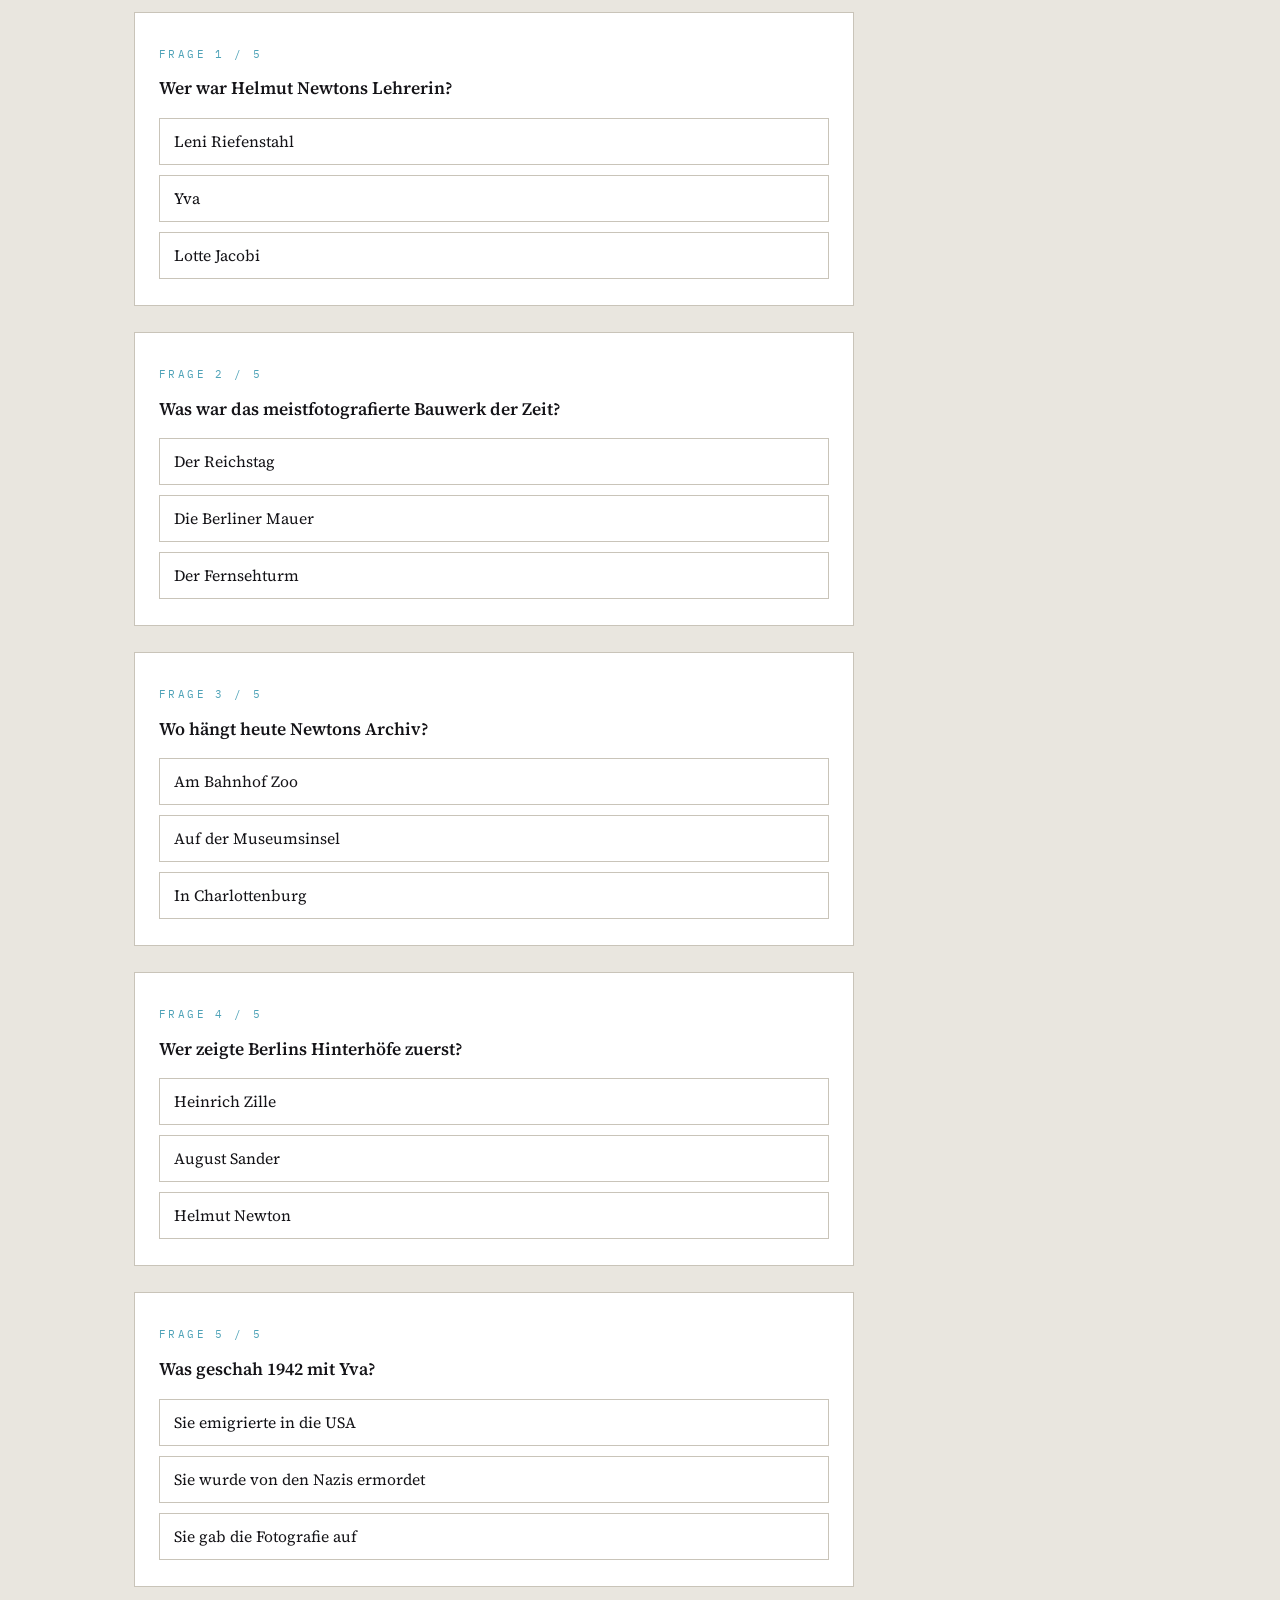
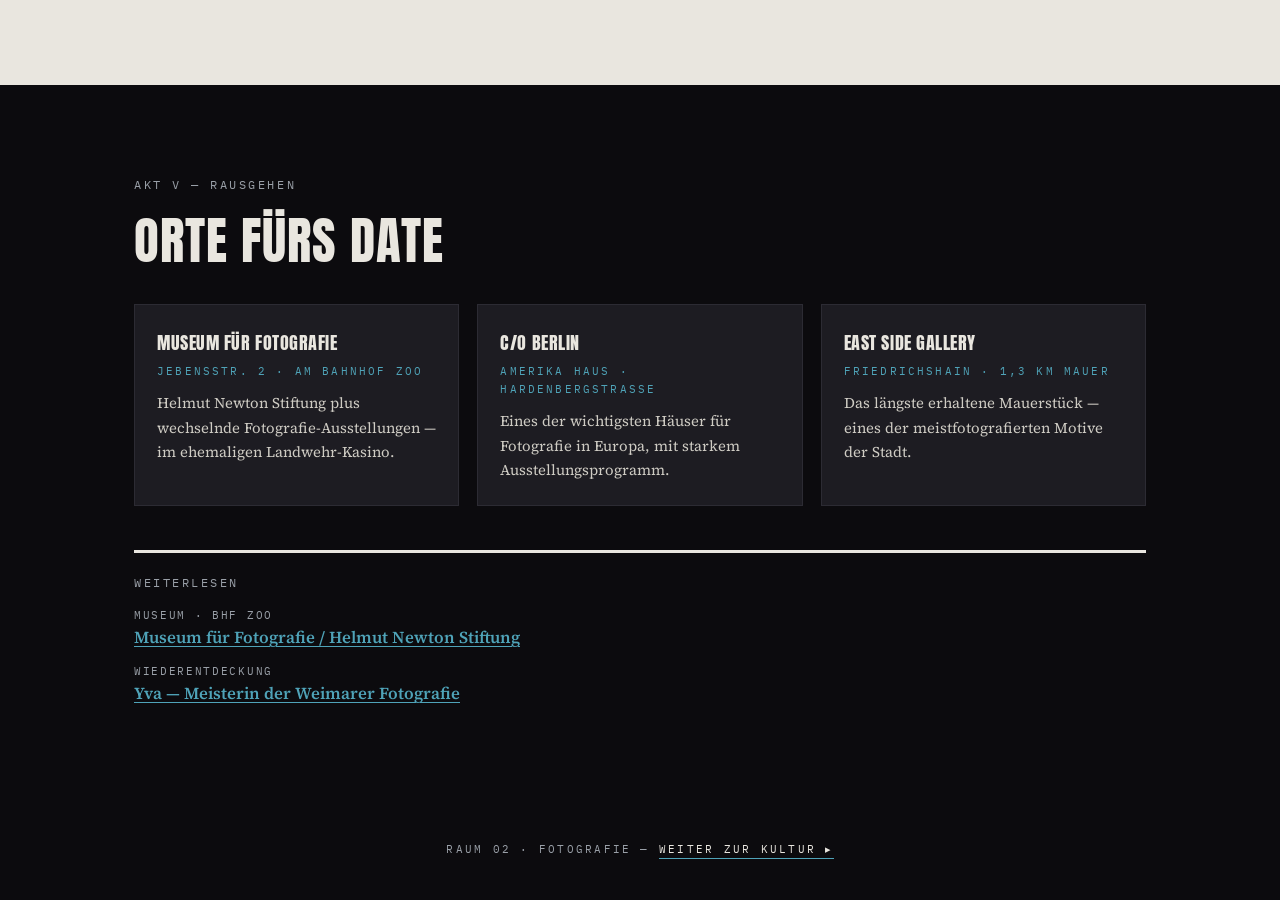
<file: fotografie.html>
<!DOCTYPE html>
<html lang="de">
<head>
<meta charset="UTF-8"><meta name="viewport" content="width=device-width, initial-scale=1.0">
<title>Fotografie — Berlin</title><link rel="stylesheet" href="style.css">
</head>
<body class="t-foto">

<nav class="topbar"><div class="wrap">
  <a class="brand" href="index.html"><span class="dot"></span>Berlin</a>
  <div class="navlinks"><a href="film.html">Film</a><a href="fotografie.html" class="here">Fotografie</a><a href="kultur.html">Kultur</a><a href="politik.html">Politik&nbsp;&amp;&nbsp;DDR</a><a href="persoenlichkeiten.html">Menschen</a><a href="queer.html">Queer</a></div>
</div></nav>
<div class="backrow"><div class="wrap"><a class="back" href="index.html">◂ Register</a></div></div>

<header class="hero">
  <div class="wrap">
    <p class="hero-kick">Raum 02 — Licht &amp; Silber</p>
    <h1 class="hero-title">Fotografie</h1>
    <div class="hero-sub"><span class="tag"><b>Zille</b> — das Milljöh</span><span class="tag"><b>Yva</b> → Newton</span><span class="tag"><b>Mauer</b> — das Motiv</span></div>
    <p class="hero-claim">Kaum eine Stadt wurde so obsessiv belichtet — weil sich kaum eine so oft radikal verändert hat. Berlin muss man festhalten, bevor es wieder anders ist.</p>
  </div>
  <p class="scroll-hint">▼ entwickeln</p>
</header>

<section class="dark">
  <div class="wrap">
    <p class="eyebrow">Akt I — <span class="a2">Menschen hinter der Kamera</span></p>
    <h2>Vier Namen, die man kennt</h2>
    <div class="story-grid">
      <div class="story"><span class="meta">um 1900 · Milieu</span><h3>Heinrich Zille</h3><p>Der Chronist des „Berliner Milljöhs": Hinterhöfe, Kneipen, Arbeiterkinder. Berühmt für seine Zeichnungen — aber Zille fotografierte auch, lange bevor „Street Photography" ein Begriff war.</p></div>
      <div class="story"><span class="meta">1920er · Avantgarde</span><h3>Yva</h3><p>Else Neuländer-Simon, Künstlername Yva, war eine der gefragtesten Mode- und Aktfotografinnen der Weimarer Zeit. Ihr Lehrling: ein Teenager namens Helmut Neustädter. 1942 von den Nazis ermordet.</p></div>
      <div class="story"><span class="meta">geb. 1920 in Berlin</span><h3>Helmut Newton</h3><p>Aus Yvas Lehrling wurde im Exil Helmut Newton — einer der einflussreichsten Modefotografen des Jahrhunderts. Sein Archiv sitzt seit 2004 am Bahnhof Zoo — dort, wo er 1938 fliehen musste.</p></div>
      <div class="story"><span class="meta">1961–1989 · Beton</span><h3>Die Mauer als Motiv</h3><p>Die Mauer wurde zum meistfotografierten Bauwerk ihrer Zeit: der springende Grenzsoldat Conrad Schumann (1961), zuletzt die Bilder der Nacht des 9. November.</p></div>
    </div>
  </div>
</section>

<section class="light">
  <div class="wrap">
    <p class="eyebrow">Akt II — Warum Berlin</p>
    <h2>Die Stadt, die sich selbst dokumentiert</h2>
    <div class="story-grid">
      <div class="story"><span class="meta">Kontrast</span><h3>Bruch statt Postkarte</h3><p>Prunk neben Plattenbau, Wagenburg neben Villa. Berlin ist hässlich-schön — genau das lieben Fotograf:innen.</p></div>
      <div class="story"><span class="meta">Licht</span><h3>Das flache Nordlicht</h3><p>Berlins tiefstehendes, weiches Licht gilt als besonders — ideal für Straße und Porträt.</p></div>
      <div class="story"><span class="meta">Geschichte</span><h3>Schichten überall</h3><p>Einschusslöcher, Stolpersteine, alte Reklame. Jede Wand erzählt mehrere Epochen gleichzeitig.</p></div>
      <div class="story"><span class="meta">Silber</span><h3>Dunkelkammer-Stadt</h3><p>Von Barytpapier bis zum roten Safelight: Berlin pflegt bis heute eine lebendige analoge Szene mit Laboren und Kursen.</p></div>
    </div>
  </div>
</section>

<section class="dark">
  <div class="wrap">
    <p class="eyebrow">Akt III — <span class="a2">Zum Angeben</span></p>
    <h2>Kontaktabzug</h2>
    <div class="cards">
      <button class="card" type="button"><span class="q">Newtons Lehrerin</span><span class="a">Die Berliner Fotografin Yva — in ihrem Studio lernte der junge Newton das Handwerk.</span><span class="hint">Antippen ▸</span></button>
      <button class="card" type="button"><span class="q">Meistfotografiert</span><span class="a">Die Berliner Mauer — von Touristenplattformen bis zu ikonischen Fluchtbildern.</span><span class="hint">Antippen ▸</span></button>
      <button class="card" type="button"><span class="q">Newtons Rückkehr</span><span class="a">Sein Archiv hängt im Museum für Fotografie am Bahnhof Zoo — dem Ort seiner Flucht 1938.</span><span class="hint">Antippen ▸</span></button>
      <button class="card" type="button"><span class="q">Das Milljöh</span><span class="a">Heinrich Zille zeigte Berlins Hinterhöfe, lange bevor „Street Photography" ein Begriff war.</span><span class="hint">Antippen ▸</span></button>
    </div>
  </div>
</section>

<section class="light">
  <div class="wrap">
    <p class="eyebrow">Akt IV — Selbsttest</p>
    <h2>Sitzt der Stoff?</h2>
    <div class="quiz" id="quizBox"></div>
    <p class="score" id="score"></p>
  </div>
</section>

<section class="deep">
  <div class="wrap">
    <p class="eyebrow">Akt V — Rausgehen</p>
    <h2>Orte fürs Date</h2>
    <div class="spots">
      <div class="spot"><h3>Museum für Fotografie</h3><span class="meta">Jebensstr. 2 · am Bahnhof Zoo</span><p>Helmut Newton Stiftung plus wechselnde Fotografie-Ausstellungen — im ehemaligen Landwehr-Kasino.</p></div>
      <div class="spot"><h3>C/O Berlin</h3><span class="meta">Amerika Haus · Hardenbergstraße</span><p>Eines der wichtigsten Häuser für Fotografie in Europa, mit starkem Ausstellungsprogramm.</p></div>
      <div class="spot"><h3>East Side Gallery</h3><span class="meta">Friedrichshain · 1,3 km Mauer</span><p>Das längste erhaltene Mauerstück — eines der meistfotografierten Motive der Stadt.</p></div>
    </div>
    <div class="links"><p class="eyebrow">Weiterlesen</p><ul>
      <li><span>Museum · Bhf Zoo</span><a href="https://www.smb.museum/museen-einrichtungen/museum-fuer-fotografie/" target="_blank" rel="noopener">Museum für Fotografie / Helmut Newton Stiftung</a></li>
      <li><span>Wiederentdeckung</span><a href="https://de.wikipedia.org/wiki/Yva" target="_blank" rel="noopener">Yva — Meisterin der Weimarer Fotografie</a></li>
    </ul></div>
  </div>
</section>

<footer>Raum 02 · Fotografie — <a href="kultur.html">weiter zur Kultur ▸</a></footer>

<script>
window.QUIZ=[
 {q:'Wer war Helmut Newtons Lehrerin?',opts:['Leni Riefenstahl','Yva','Lotte Jacobi'],right:1,expl:'Die Berliner Fotografin Yva — in ihrem Studio lernte der junge Newton das Handwerk.'},
 {q:'Was war das meistfotografierte Bauwerk der Zeit?',opts:['Der Reichstag','Die Berliner Mauer','Der Fernsehturm'],right:1,expl:'Die Mauer — von Touristenplattformen bis zu ikonischen Fluchtbildern.'},
 {q:'Wo hängt heute Newtons Archiv?',opts:['Am Bahnhof Zoo','Auf der Museumsinsel','In Charlottenburg'],right:0,expl:'Im Museum für Fotografie am Bahnhof Zoo — dem Ort seiner Flucht 1938.'},
 {q:'Wer zeigte Berlins Hinterhöfe zuerst?',opts:['Heinrich Zille','August Sander','Helmut Newton'],right:0,expl:'Zille — sein „Milljöh" ist bis heute das Bild des alten Arbeiter-Berlins.'},
 {q:'Was geschah 1942 mit Yva?',opts:['Sie emigrierte in die USA','Sie wurde von den Nazis ermordet','Sie gab die Fotografie auf'],right:1,expl:'Yva wurde 1942 von den Nazis ermordet; ihr Werk wird erst heute wiederentdeckt.'}
];
</script>
<script src="app.js"></script>
</body>
</html>
</file>
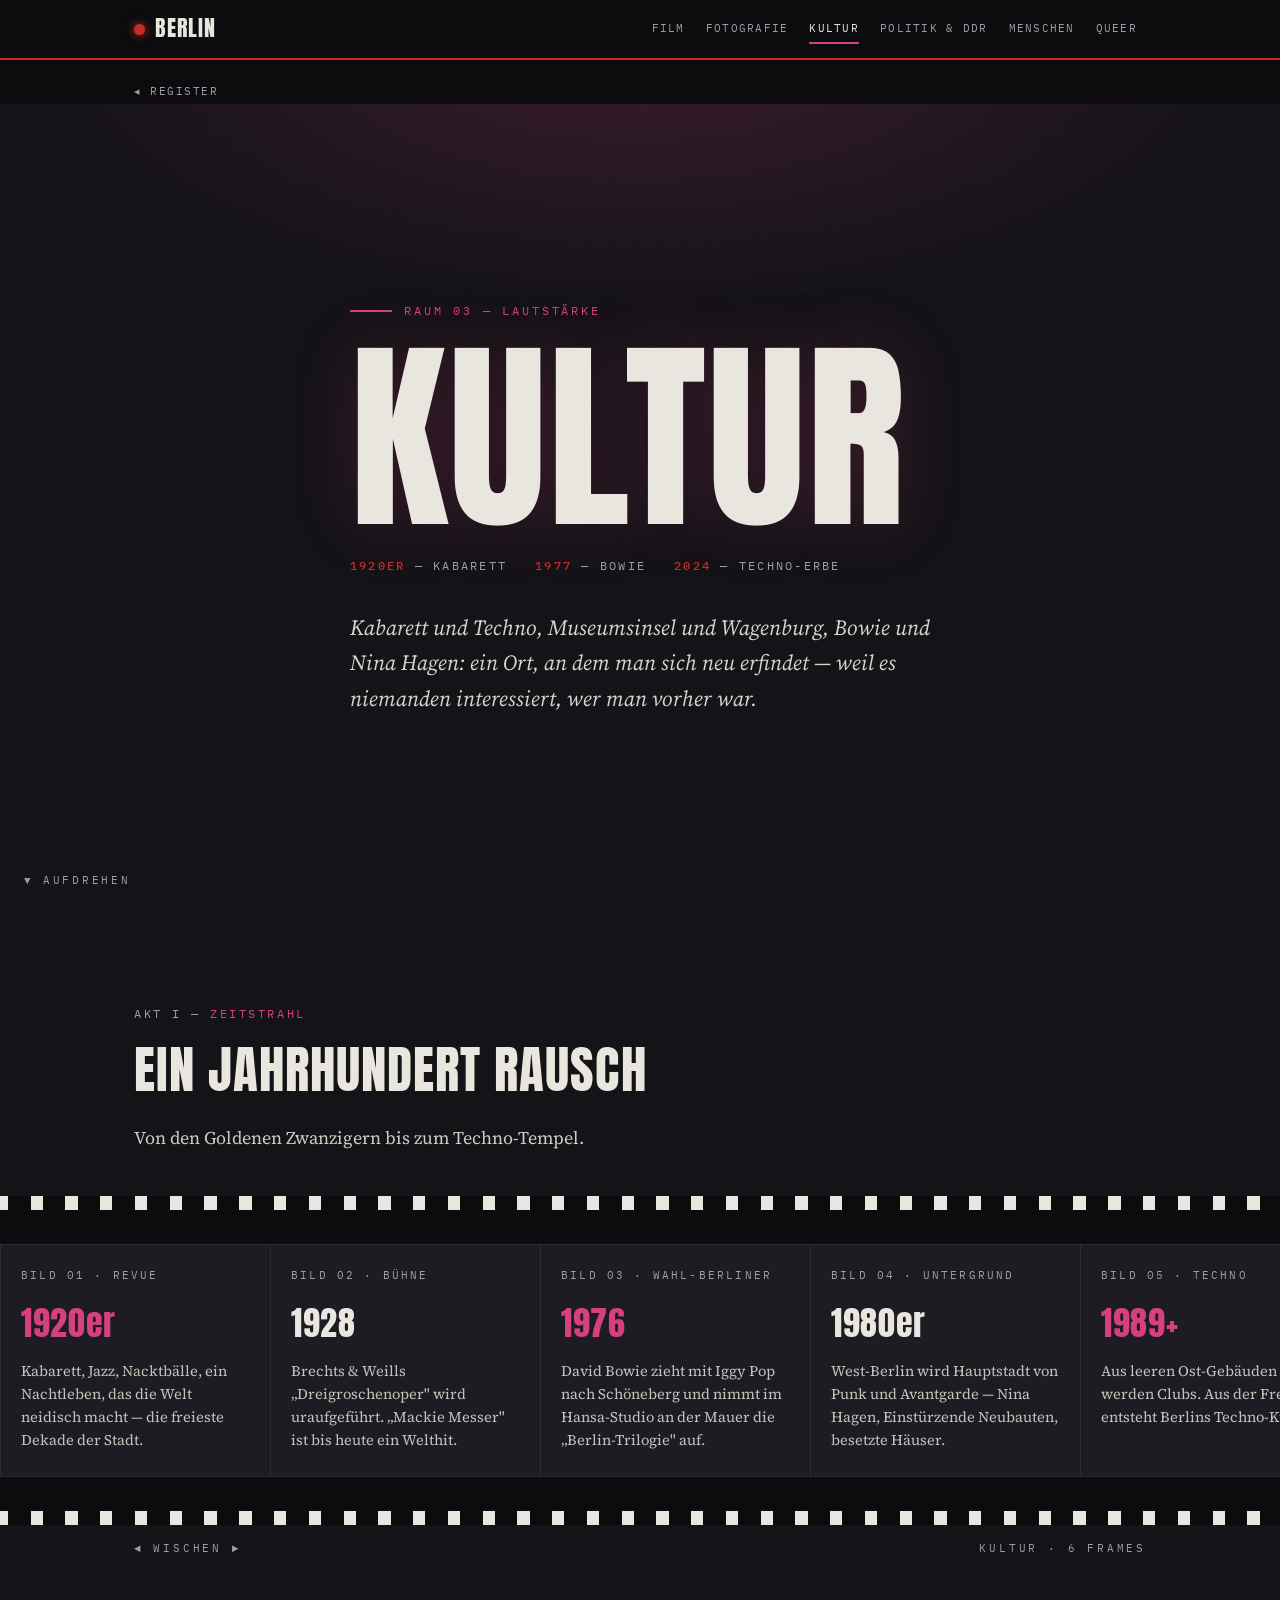
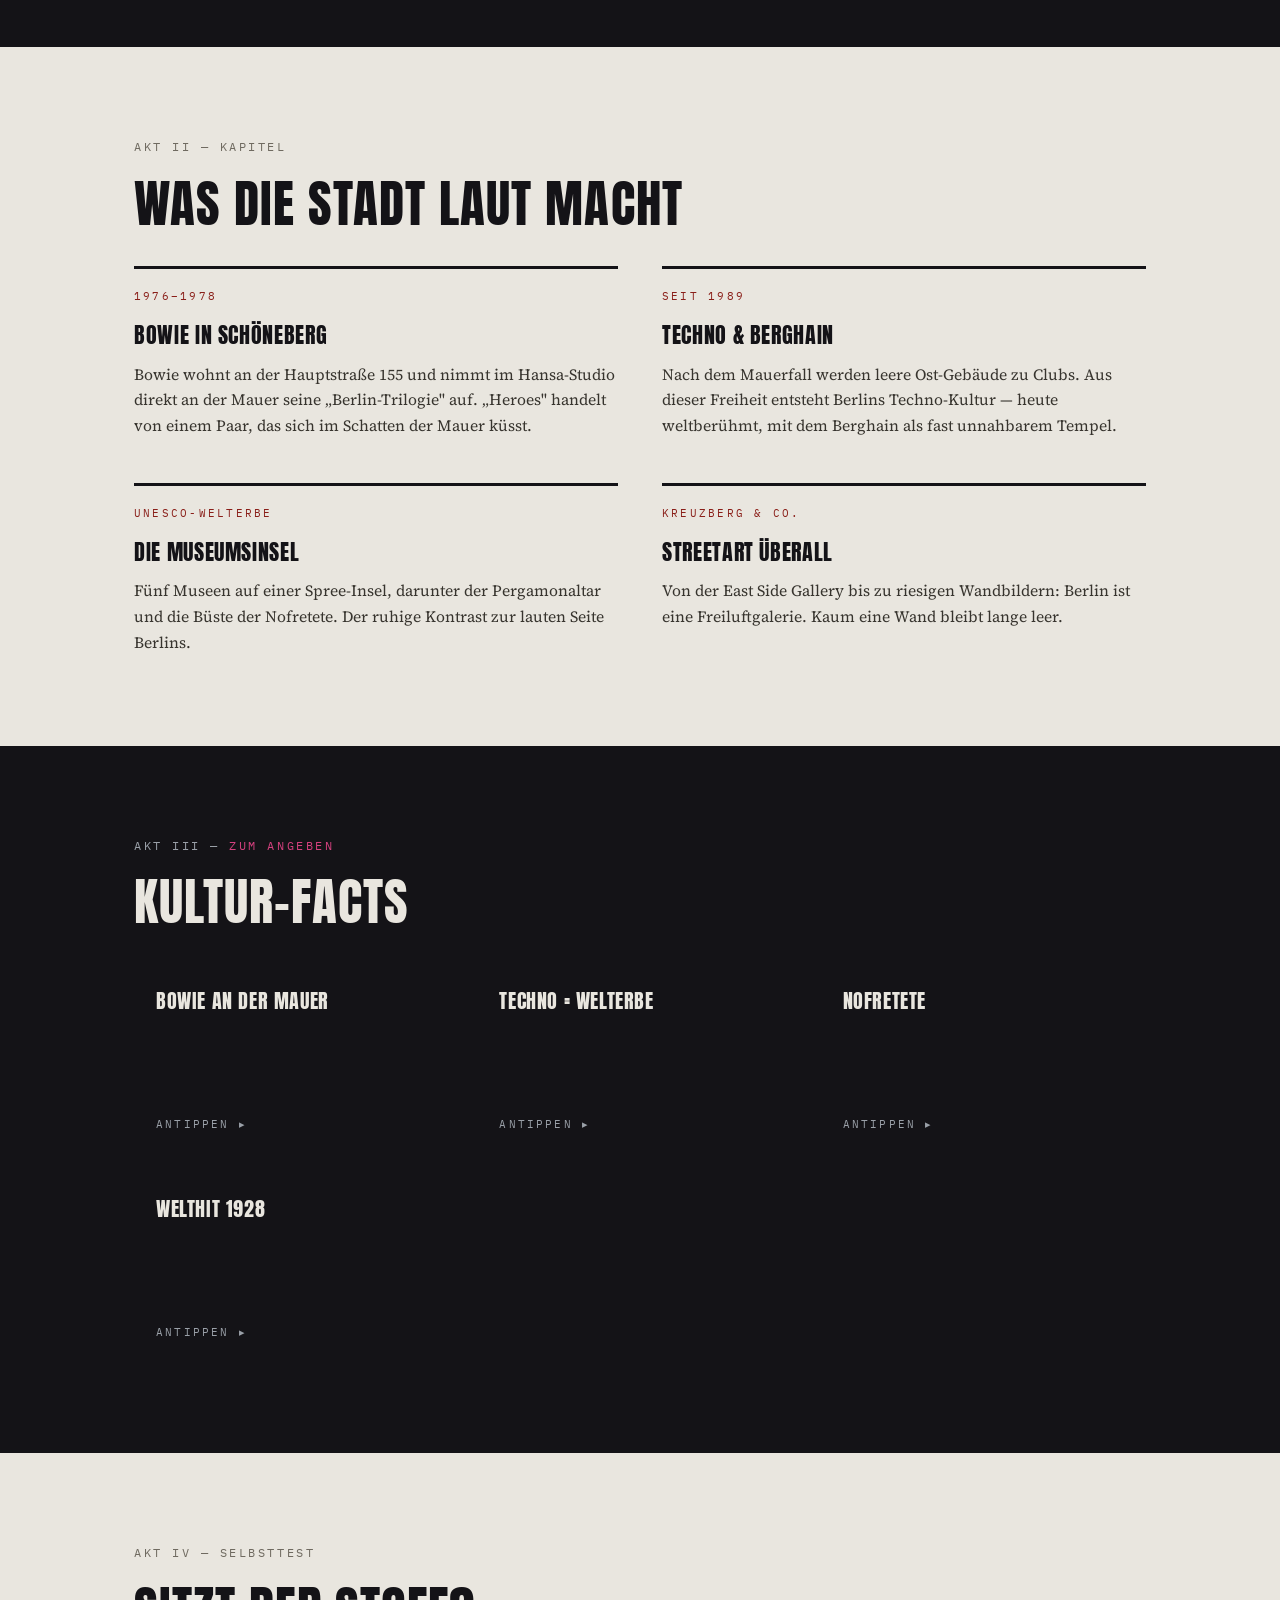
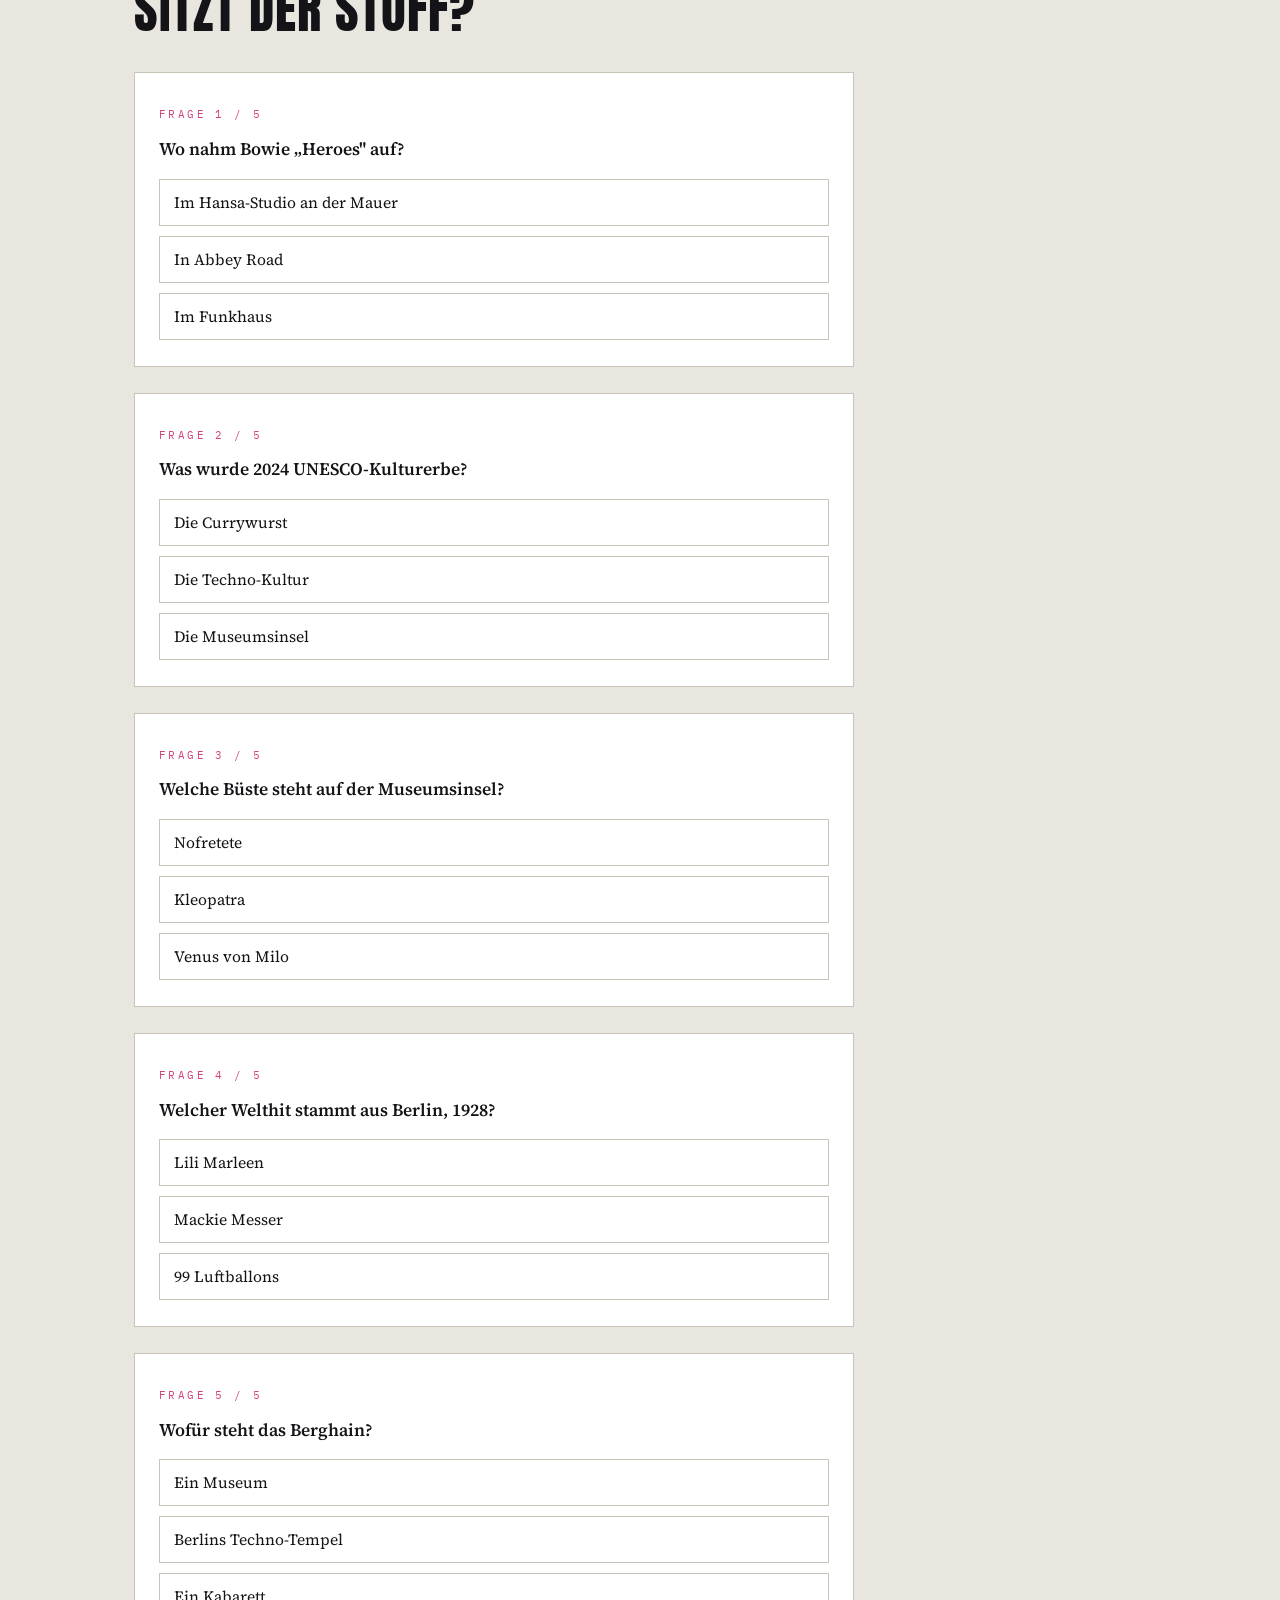
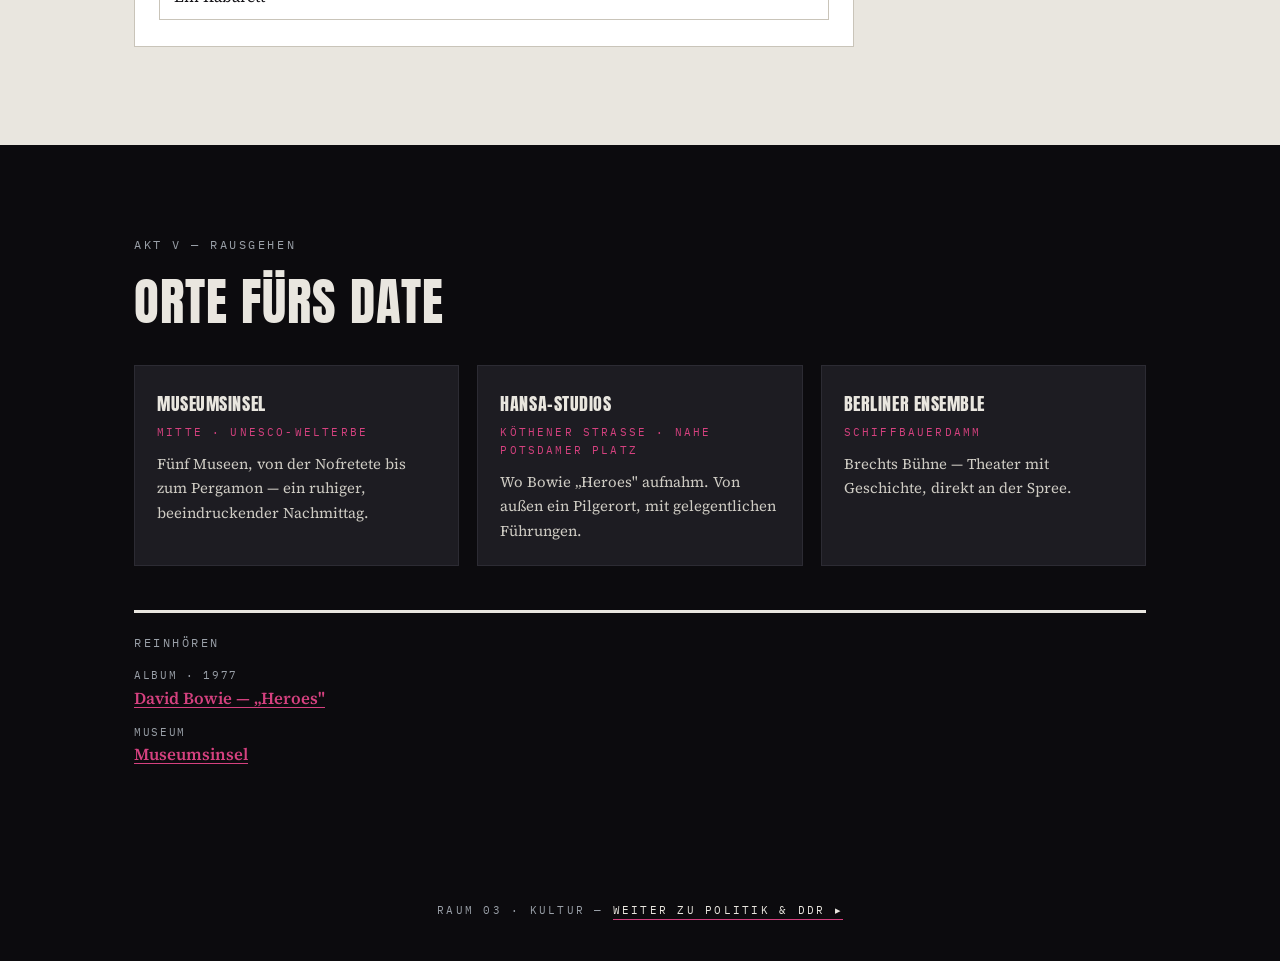
<file: kultur.html>
<!DOCTYPE html>
<html lang="de">
<head>
<meta charset="UTF-8"><meta name="viewport" content="width=device-width, initial-scale=1.0">
<title>Kultur — Berlin</title><link rel="stylesheet" href="style.css">
</head>
<body class="t-kultur">

<nav class="topbar"><div class="wrap">
  <a class="brand" href="index.html"><span class="dot"></span>Berlin</a>
  <div class="navlinks"><a href="film.html">Film</a><a href="fotografie.html">Fotografie</a><a href="kultur.html" class="here">Kultur</a><a href="politik.html">Politik&nbsp;&amp;&nbsp;DDR</a><a href="persoenlichkeiten.html">Menschen</a><a href="queer.html">Queer</a></div>
</div></nav>
<div class="backrow"><div class="wrap"><a class="back" href="index.html">◂ Register</a></div></div>

<header class="hero">
  <div class="wrap">
    <p class="hero-kick">Raum 03 — Lautstärke</p>
    <h1 class="hero-title">Kultur</h1>
    <div class="hero-sub"><span class="tag"><b>1920er</b> — Kabarett</span><span class="tag"><b>1977</b> — Bowie</span><span class="tag"><b>2024</b> — Techno-Erbe</span></div>
    <p class="hero-claim">Kabarett und Techno, Museumsinsel und Wagenburg, Bowie und Nina Hagen: ein Ort, an dem man sich neu erfindet — weil es niemanden interessiert, wer man vorher war.</p>
  </div>
  <p class="scroll-hint">▼ aufdrehen</p>
</header>

<section class="dark">
  <div class="wrap">
    <p class="eyebrow">Akt I — <span class="a2">Zeitstrahl</span></p>
    <h2>Ein Jahrhundert Rausch</h2>
    <p class="lead">Von den Goldenen Zwanzigern bis zum Techno-Tempel.</p>
  </div>
  <div class="strip-outer"><div class="strip" tabindex="0" aria-label="Zeitstrahl Kultur">
    <div class="frame marked"><span class="f-label">Bild 01 · Revue</span><span class="year">1920er</span><p>Kabarett, Jazz, Nacktbälle, ein Nachtleben, das die Welt neidisch macht — die freieste Dekade der Stadt.</p></div>
    <div class="frame"><span class="f-label">Bild 02 · Bühne</span><span class="year">1928</span><p>Brechts &amp; Weills „Dreigroschenoper" wird uraufgeführt. „Mackie Messer" ist bis heute ein Welthit.</p></div>
    <div class="frame marked"><span class="f-label">Bild 03 · Wahl-Berliner</span><span class="year">1976</span><p>David Bowie zieht mit Iggy Pop nach Schöneberg und nimmt im Hansa-Studio an der Mauer die „Berlin-Trilogie" auf.</p></div>
    <div class="frame"><span class="f-label">Bild 04 · Untergrund</span><span class="year">1980er</span><p>West-Berlin wird Hauptstadt von Punk und Avantgarde — Nina Hagen, Einstürzende Neubauten, besetzte Häuser.</p></div>
    <div class="frame marked"><span class="f-label">Bild 05 · Techno</span><span class="year">1989+</span><p>Aus leeren Ost-Gebäuden werden Clubs. Aus der Freiheit entsteht Berlins Techno-Kultur.</p></div>
    <div class="frame marked"><span class="f-label">Bild 06 · Weltkulturerbe</span><span class="year">2024</span><p>Die Berliner Techno-Kultur wird als immaterielles UNESCO-Kulturerbe anerkannt.</p></div>
  </div>
  <div class="wrap"><p class="strip-caption"><span>◄ wischen ►</span><span>Kultur · 6 Frames</span></p></div></div>
</section>

<section class="light">
  <div class="wrap">
    <p class="eyebrow">Akt II — Kapitel</p>
    <h2>Was die Stadt laut macht</h2>
    <div class="story-grid">
      <div class="story"><span class="meta">1976–1978</span><h3>Bowie in Schöneberg</h3><p>Bowie wohnt an der Hauptstraße 155 und nimmt im Hansa-Studio direkt an der Mauer seine „Berlin-Trilogie" auf. „Heroes" handelt von einem Paar, das sich im Schatten der Mauer küsst.</p></div>
      <div class="story"><span class="meta">seit 1989</span><h3>Techno &amp; Berghain</h3><p>Nach dem Mauerfall werden leere Ost-Gebäude zu Clubs. Aus dieser Freiheit entsteht Berlins Techno-Kultur — heute weltberühmt, mit dem Berghain als fast unnahbarem Tempel.</p></div>
      <div class="story"><span class="meta">UNESCO-Welterbe</span><h3>Die Museumsinsel</h3><p>Fünf Museen auf einer Spree-Insel, darunter der Pergamonaltar und die Büste der Nofretete. Der ruhige Kontrast zur lauten Seite Berlins.</p></div>
      <div class="story"><span class="meta">Kreuzberg &amp; Co.</span><h3>Streetart überall</h3><p>Von der East Side Gallery bis zu riesigen Wandbildern: Berlin ist eine Freiluftgalerie. Kaum eine Wand bleibt lange leer.</p></div>
    </div>
  </div>
</section>

<section class="dark">
  <div class="wrap">
    <p class="eyebrow">Akt III — <span class="a2">Zum Angeben</span></p>
    <h2>Kultur-Facts</h2>
    <div class="cards">
      <button class="card" type="button"><span class="q">Bowie an der Mauer</span><span class="a">„Heroes" entstand im Hansa-Studio, dem „Studio by the Wall". Bowie wohnte in Schöneberg.</span><span class="hint">Antippen ▸</span></button>
      <button class="card" type="button"><span class="q">Techno = Welterbe</span><span class="a">2024 wurde die Berliner Techno-Kultur als immaterielles UNESCO-Kulturerbe anerkannt.</span><span class="hint">Antippen ▸</span></button>
      <button class="card" type="button"><span class="q">Nofretete</span><span class="a">Die 3.300 Jahre alte Büste steht im Neuen Museum auf der Museumsinsel.</span><span class="hint">Antippen ▸</span></button>
      <button class="card" type="button"><span class="q">Welthit 1928</span><span class="a">„Mackie Messer" aus Brechts &amp; Weills Dreigroschenoper — bis heute ein Standard.</span><span class="hint">Antippen ▸</span></button>
    </div>
  </div>
</section>

<section class="light">
  <div class="wrap">
    <p class="eyebrow">Akt IV — Selbsttest</p>
    <h2>Sitzt der Stoff?</h2>
    <div class="quiz" id="quizBox"></div>
    <p class="score" id="score"></p>
  </div>
</section>

<section class="deep">
  <div class="wrap">
    <p class="eyebrow">Akt V — Rausgehen</p>
    <h2>Orte fürs Date</h2>
    <div class="spots">
      <div class="spot"><h3>Museumsinsel</h3><span class="meta">Mitte · UNESCO-Welterbe</span><p>Fünf Museen, von der Nofretete bis zum Pergamon — ein ruhiger, beeindruckender Nachmittag.</p></div>
      <div class="spot"><h3>Hansa-Studios</h3><span class="meta">Köthener Straße · nahe Potsdamer Platz</span><p>Wo Bowie „Heroes" aufnahm. Von außen ein Pilgerort, mit gelegentlichen Führungen.</p></div>
      <div class="spot"><h3>Berliner Ensemble</h3><span class="meta">Schiffbauerdamm</span><p>Brechts Bühne — Theater mit Geschichte, direkt an der Spree.</p></div>
    </div>
    <div class="links"><p class="eyebrow">Reinhören</p><ul>
      <li><span>Album · 1977</span><a href="https://de.wikipedia.org/wiki/%E2%80%9CHeroes%E2%80%9D" target="_blank" rel="noopener">David Bowie — „Heroes"</a></li>
      <li><span>Museum</span><a href="https://www.smb.museum/museen-einrichtungen/" target="_blank" rel="noopener">Museumsinsel</a></li>
    </ul></div>
  </div>
</section>

<footer>Raum 03 · Kultur — <a href="politik.html">weiter zu Politik &amp; DDR ▸</a></footer>

<script>
window.QUIZ=[
 {q:'Wo nahm Bowie „Heroes" auf?',opts:['Im Hansa-Studio an der Mauer','In Abbey Road','Im Funkhaus'],right:0,expl:'Im Hansa-Studio, dem „Studio by the Wall". Er wohnte in Schöneberg.'},
 {q:'Was wurde 2024 UNESCO-Kulturerbe?',opts:['Die Currywurst','Die Techno-Kultur','Die Museumsinsel'],right:1,expl:'Die Berliner Techno-Kultur — als immaterielles Kulturerbe.'},
 {q:'Welche Büste steht auf der Museumsinsel?',opts:['Nofretete','Kleopatra','Venus von Milo'],right:0,expl:'Die 3.300 Jahre alte Büste der Nofretete im Neuen Museum.'},
 {q:'Welcher Welthit stammt aus Berlin, 1928?',opts:['Lili Marleen','Mackie Messer','99 Luftballons'],right:1,expl:'„Mackie Messer" aus Brechts &amp; Weills Dreigroschenoper.'},
 {q:'Wofür steht das Berghain?',opts:['Ein Museum','Berlins Techno-Tempel','Ein Kabarett'],right:1,expl:'Der weltberühmte, fast unnahbare Techno-Club der Stadt.'}
];
</script>
<script src="app.js"></script>
</body>
</html>
</file>
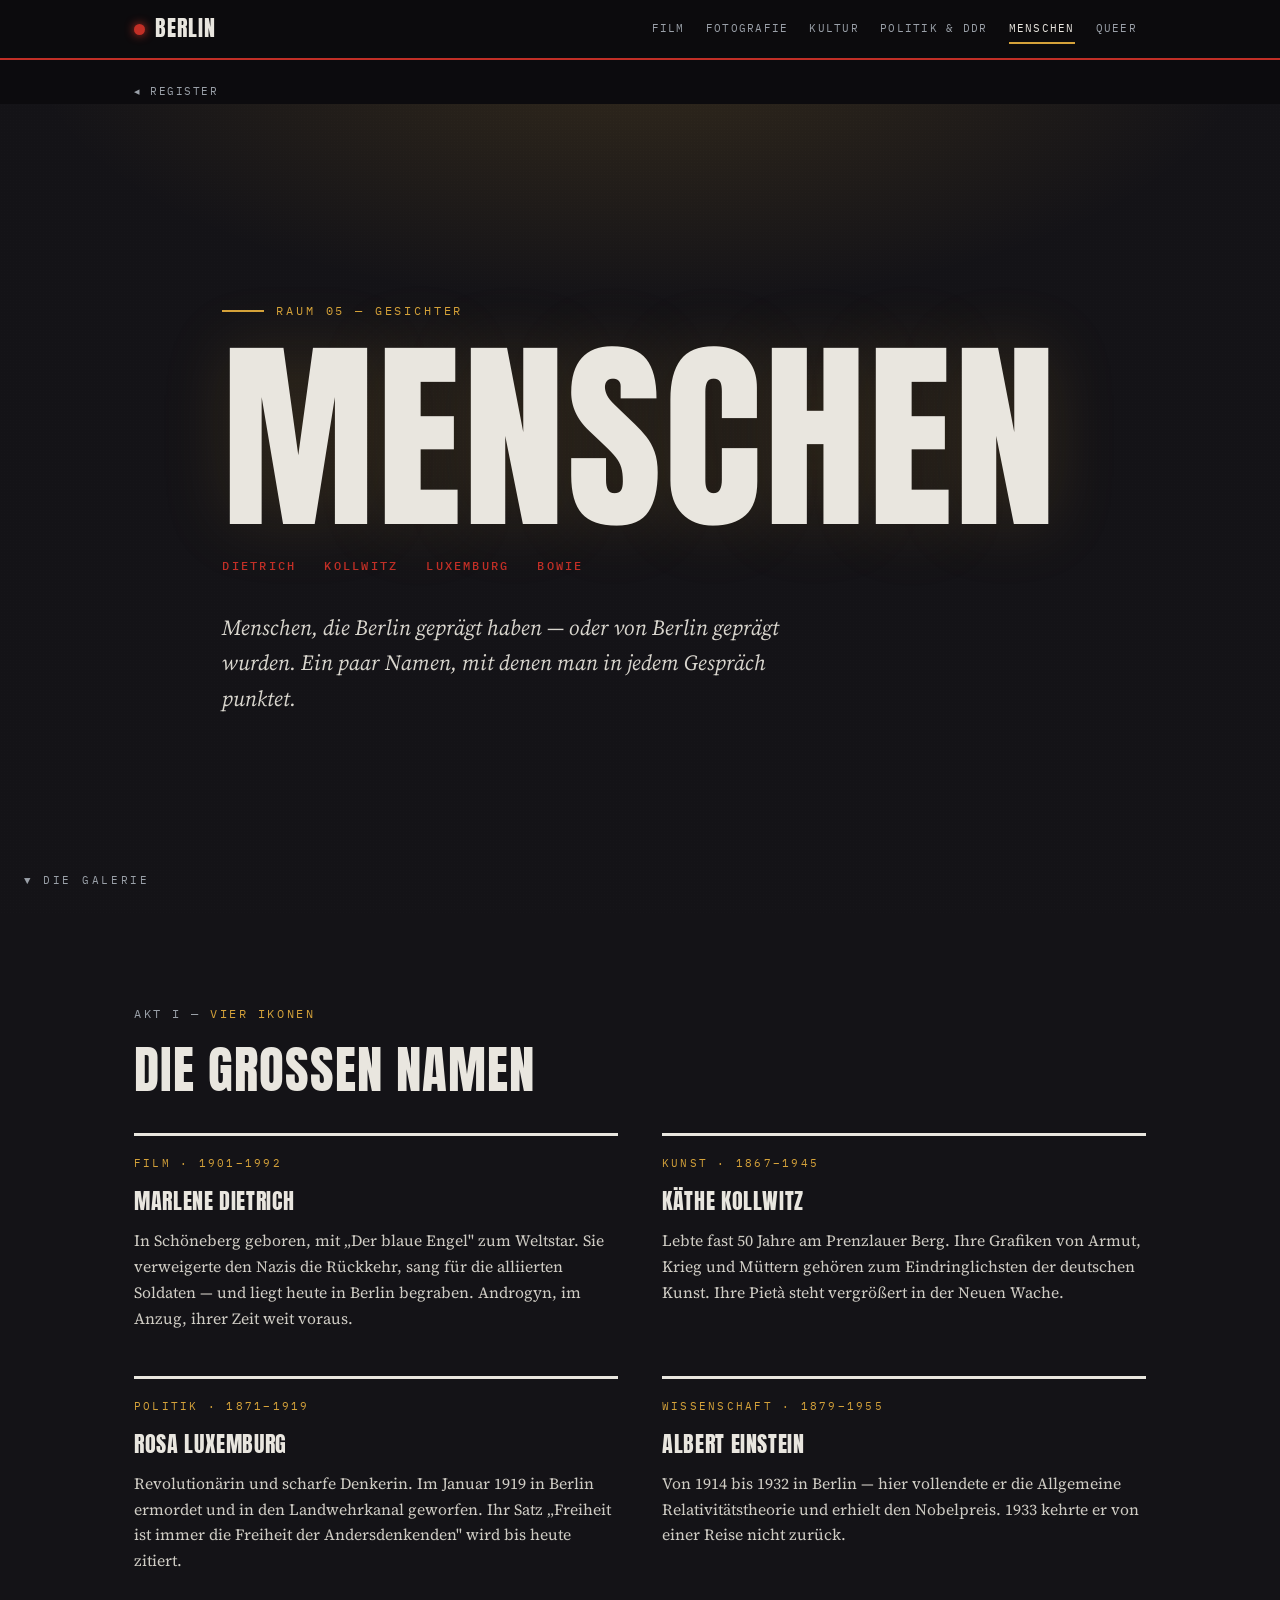
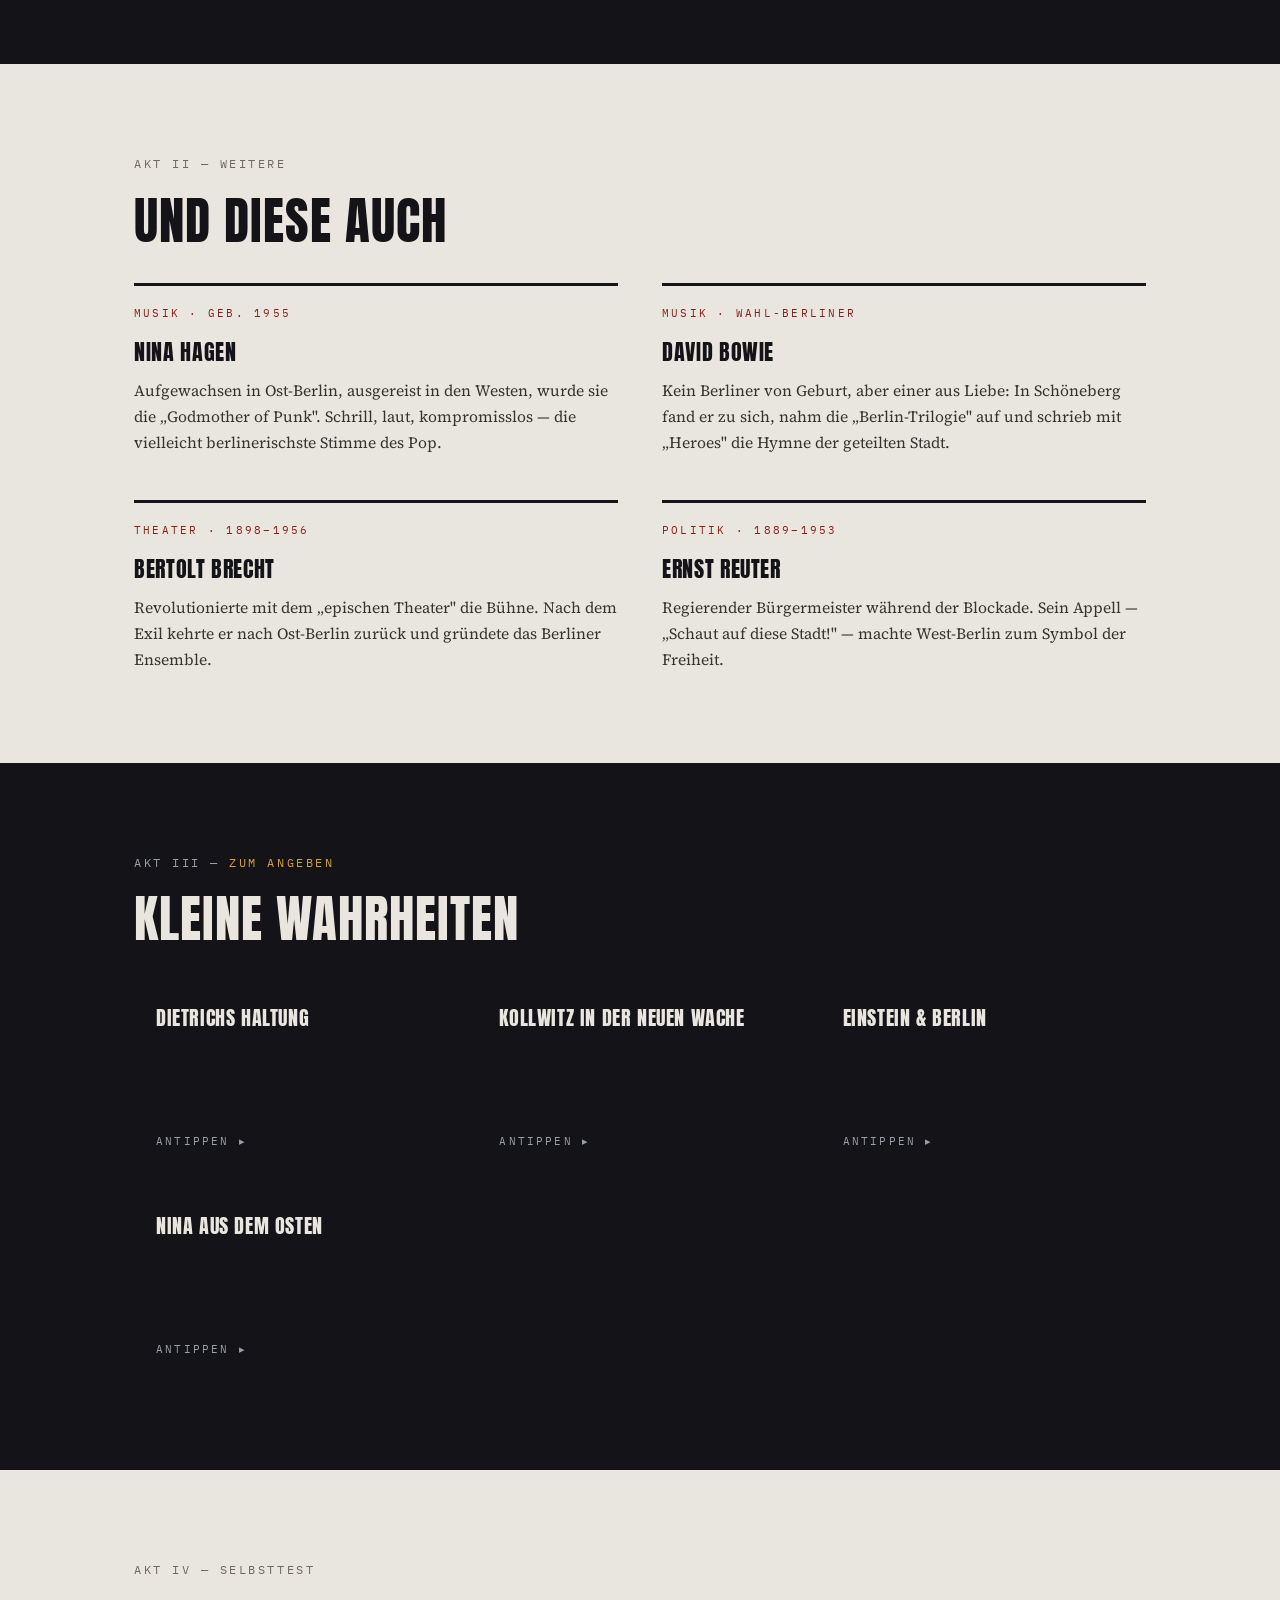
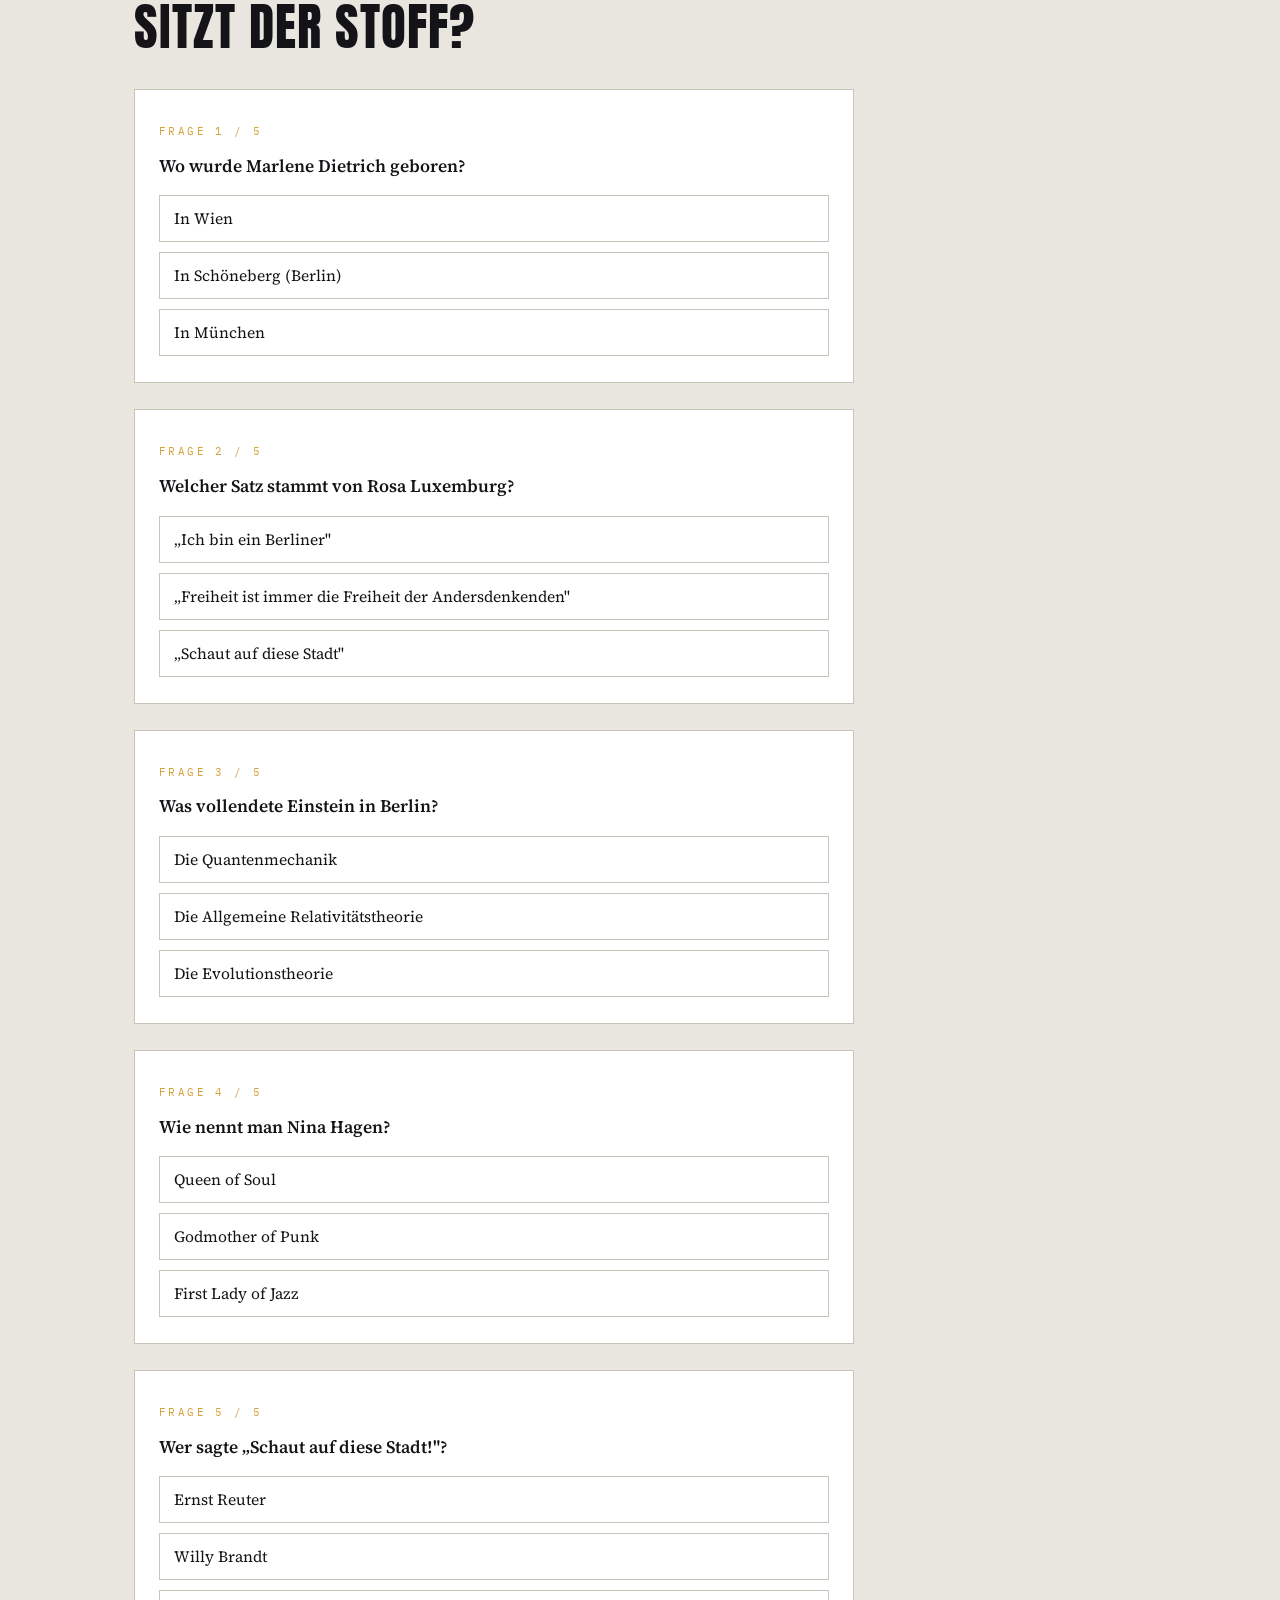
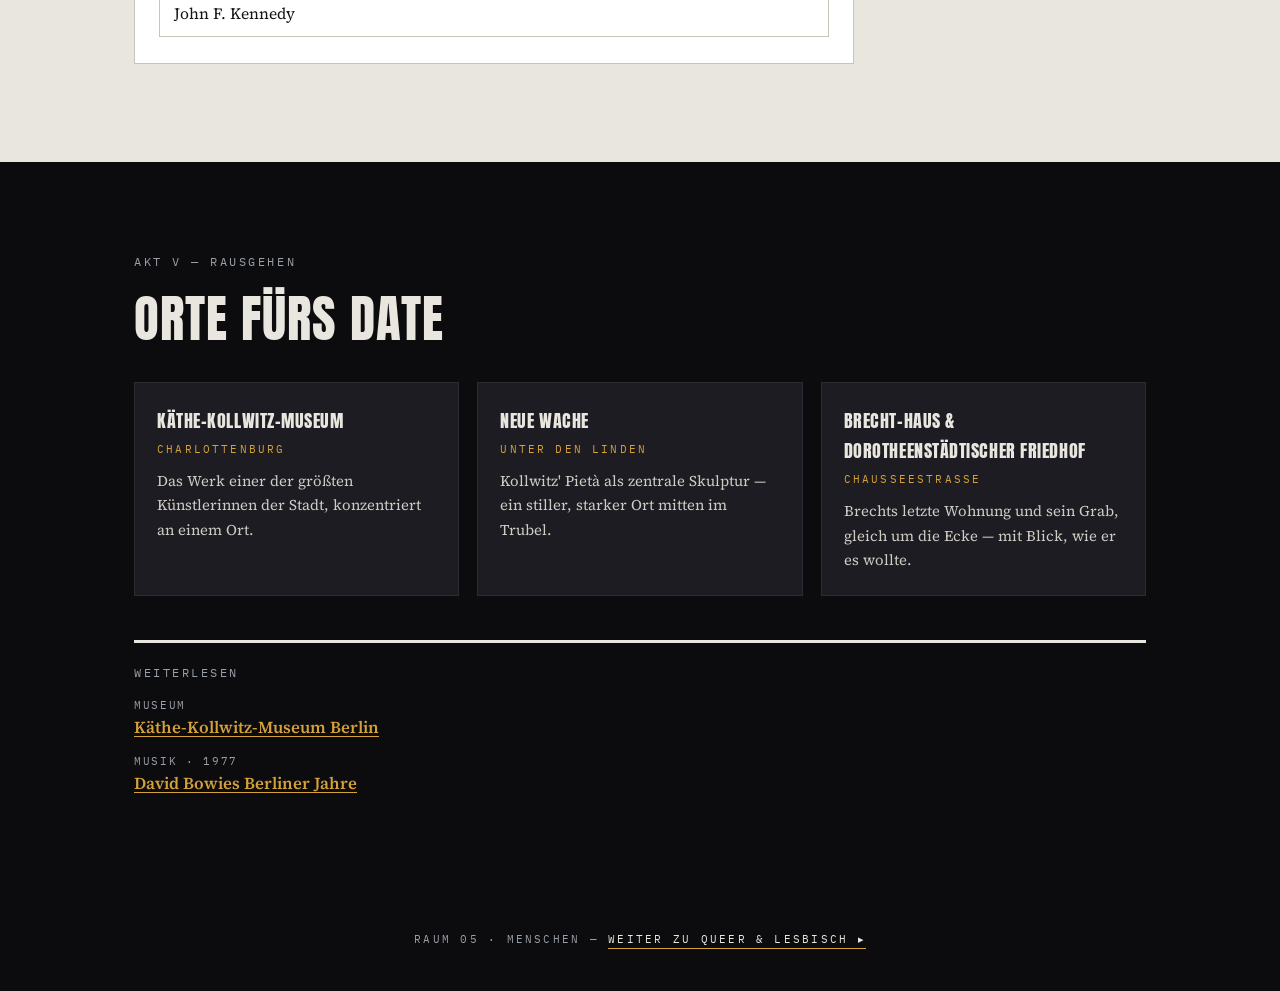
<file: persoenlichkeiten.html>
<!DOCTYPE html>
<html lang="de">
<head>
<meta charset="UTF-8"><meta name="viewport" content="width=device-width, initial-scale=1.0">
<title>Menschen — Berlin</title><link rel="stylesheet" href="style.css">
</head>
<body class="t-menschen">

<nav class="topbar"><div class="wrap">
  <a class="brand" href="index.html"><span class="dot"></span>Berlin</a>
  <div class="navlinks"><a href="film.html">Film</a><a href="fotografie.html">Fotografie</a><a href="kultur.html">Kultur</a><a href="politik.html">Politik&nbsp;&amp;&nbsp;DDR</a><a href="persoenlichkeiten.html" class="here">Menschen</a><a href="queer.html">Queer</a></div>
</div></nav>
<div class="backrow"><div class="wrap"><a class="back" href="index.html">◂ Register</a></div></div>

<header class="hero">
  <div class="wrap">
    <p class="hero-kick">Raum 05 — Gesichter</p>
    <h1 class="hero-title">Menschen</h1>
    <div class="hero-sub"><span class="tag"><b>Dietrich</b></span><span class="tag"><b>Kollwitz</b></span><span class="tag"><b>Luxemburg</b></span><span class="tag"><b>Bowie</b></span></div>
    <p class="hero-claim">Menschen, die Berlin geprägt haben — oder von Berlin geprägt wurden. Ein paar Namen, mit denen man in jedem Gespräch punktet.</p>
  </div>
  <p class="scroll-hint">▼ die Galerie</p>
</header>

<section class="dark">
  <div class="wrap">
    <p class="eyebrow">Akt I — <span class="a2">Vier Ikonen</span></p>
    <h2>Die großen Namen</h2>
    <div class="story-grid">
      <div class="story"><span class="meta">Film · 1901–1992</span><h3>Marlene Dietrich</h3><p>In Schöneberg geboren, mit „Der blaue Engel" zum Weltstar. Sie verweigerte den Nazis die Rückkehr, sang für die alliierten Soldaten — und liegt heute in Berlin begraben. Androgyn, im Anzug, ihrer Zeit weit voraus.</p></div>
      <div class="story"><span class="meta">Kunst · 1867–1945</span><h3>Käthe Kollwitz</h3><p>Lebte fast 50 Jahre am Prenzlauer Berg. Ihre Grafiken von Armut, Krieg und Müttern gehören zum Eindringlichsten der deutschen Kunst. Ihre Pietà steht vergrößert in der Neuen Wache.</p></div>
      <div class="story"><span class="meta">Politik · 1871–1919</span><h3>Rosa Luxemburg</h3><p>Revolutionärin und scharfe Denkerin. Im Januar 1919 in Berlin ermordet und in den Landwehrkanal geworfen. Ihr Satz „Freiheit ist immer die Freiheit der Andersdenkenden" wird bis heute zitiert.</p></div>
      <div class="story"><span class="meta">Wissenschaft · 1879–1955</span><h3>Albert Einstein</h3><p>Von 1914 bis 1932 in Berlin — hier vollendete er die Allgemeine Relativitätstheorie und erhielt den Nobelpreis. 1933 kehrte er von einer Reise nicht zurück.</p></div>
    </div>
  </div>
</section>

<section class="light">
  <div class="wrap">
    <p class="eyebrow">Akt II — Weitere</p>
    <h2>Und diese auch</h2>
    <div class="story-grid">
      <div class="story"><span class="meta">Musik · geb. 1955</span><h3>Nina Hagen</h3><p>Aufgewachsen in Ost-Berlin, ausgereist in den Westen, wurde sie die „Godmother of Punk". Schrill, laut, kompromisslos — die vielleicht berlinerischste Stimme des Pop.</p></div>
      <div class="story"><span class="meta">Musik · Wahl-Berliner</span><h3>David Bowie</h3><p>Kein Berliner von Geburt, aber einer aus Liebe: In Schöneberg fand er zu sich, nahm die „Berlin-Trilogie" auf und schrieb mit „Heroes" die Hymne der geteilten Stadt.</p></div>
      <div class="story"><span class="meta">Theater · 1898–1956</span><h3>Bertolt Brecht</h3><p>Revolutionierte mit dem „epischen Theater" die Bühne. Nach dem Exil kehrte er nach Ost-Berlin zurück und gründete das Berliner Ensemble.</p></div>
      <div class="story"><span class="meta">Politik · 1889–1953</span><h3>Ernst Reuter</h3><p>Regierender Bürgermeister während der Blockade. Sein Appell — „Schaut auf diese Stadt!" — machte West-Berlin zum Symbol der Freiheit.</p></div>
    </div>
  </div>
</section>

<section class="dark">
  <div class="wrap">
    <p class="eyebrow">Akt III — <span class="a2">Zum Angeben</span></p>
    <h2>Kleine Wahrheiten</h2>
    <div class="cards">
      <button class="card" type="button"><span class="q">Dietrichs Haltung</span><span class="a">Sie verweigerte den Nazis die Rückkehr und sang für die alliierten Truppen — ein politisches Statement in Person.</span><span class="hint">Antippen ▸</span></button>
      <button class="card" type="button"><span class="q">Kollwitz in der Neuen Wache</span><span class="a">Ihre Pietà steht vergrößert als zentrale Skulptur der Gedenkstätte Unter den Linden.</span><span class="hint">Antippen ▸</span></button>
      <button class="card" type="button"><span class="q">Einstein &amp; Berlin</span><span class="a">Hier vollendete er die Relativitätstheorie und bekam den Nobelpreis — bis die Nazis 1933 alles beendeten.</span><span class="hint">Antippen ▸</span></button>
      <button class="card" type="button"><span class="q">Nina aus dem Osten</span><span class="a">Die „Godmother of Punk" wuchs in Ost-Berlin auf, bevor sie im Westen zur Ikone wurde.</span><span class="hint">Antippen ▸</span></button>
    </div>
  </div>
</section>

<section class="light">
  <div class="wrap">
    <p class="eyebrow">Akt IV — Selbsttest</p>
    <h2>Sitzt der Stoff?</h2>
    <div class="quiz" id="quizBox"></div>
    <p class="score" id="score"></p>
  </div>
</section>

<section class="deep">
  <div class="wrap">
    <p class="eyebrow">Akt V — Rausgehen</p>
    <h2>Orte fürs Date</h2>
    <div class="spots">
      <div class="spot"><h3>Käthe-Kollwitz-Museum</h3><span class="meta">Charlottenburg</span><p>Das Werk einer der größten Künstlerinnen der Stadt, konzentriert an einem Ort.</p></div>
      <div class="spot"><h3>Neue Wache</h3><span class="meta">Unter den Linden</span><p>Kollwitz' Pietà als zentrale Skulptur — ein stiller, starker Ort mitten im Trubel.</p></div>
      <div class="spot"><h3>Brecht-Haus &amp; Dorotheenstädtischer Friedhof</h3><span class="meta">Chausseestraße</span><p>Brechts letzte Wohnung und sein Grab, gleich um die Ecke — mit Blick, wie er es wollte.</p></div>
    </div>
    <div class="links"><p class="eyebrow">Weiterlesen</p><ul>
      <li><span>Museum</span><a href="https://www.kaethe-kollwitz.de" target="_blank" rel="noopener">Käthe-Kollwitz-Museum Berlin</a></li>
      <li><span>Musik · 1977</span><a href="https://de.wikipedia.org/wiki/David_Bowie" target="_blank" rel="noopener">David Bowies Berliner Jahre</a></li>
    </ul></div>
  </div>
</section>

<footer>Raum 05 · Menschen — <a href="queer.html">weiter zu Queer &amp; Lesbisch ▸</a></footer>

<script>
window.QUIZ=[
 {q:'Wo wurde Marlene Dietrich geboren?',opts:['In Wien','In Schöneberg (Berlin)','In München'],right:1,expl:'In Berlin-Schöneberg — mit „Der blaue Engel" wurde sie zum Weltstar.'},
 {q:'Welcher Satz stammt von Rosa Luxemburg?',opts:['„Ich bin ein Berliner"','„Freiheit ist immer die Freiheit der Andersdenkenden"','„Schaut auf diese Stadt"'],right:1,expl:'Ihr berühmtestes Zitat, bis heute vielfach zitiert.'},
 {q:'Was vollendete Einstein in Berlin?',opts:['Die Quantenmechanik','Die Allgemeine Relativitätstheorie','Die Evolutionstheorie'],right:1,expl:'Von 1914–1932 in Berlin; hier bekam er auch den Nobelpreis.'},
 {q:'Wie nennt man Nina Hagen?',opts:['Queen of Soul','Godmother of Punk','First Lady of Jazz'],right:1,expl:'Aufgewachsen in Ost-Berlin, wurde sie im Westen zur „Godmother of Punk".'},
 {q:'Wer sagte „Schaut auf diese Stadt!"?',opts:['Ernst Reuter','Willy Brandt','John F. Kennedy'],right:0,expl:'Ernst Reuter, Regierender Bürgermeister während der Blockade.'}
];
</script>
<script src="app.js"></script>
</body>
</html>
</file>
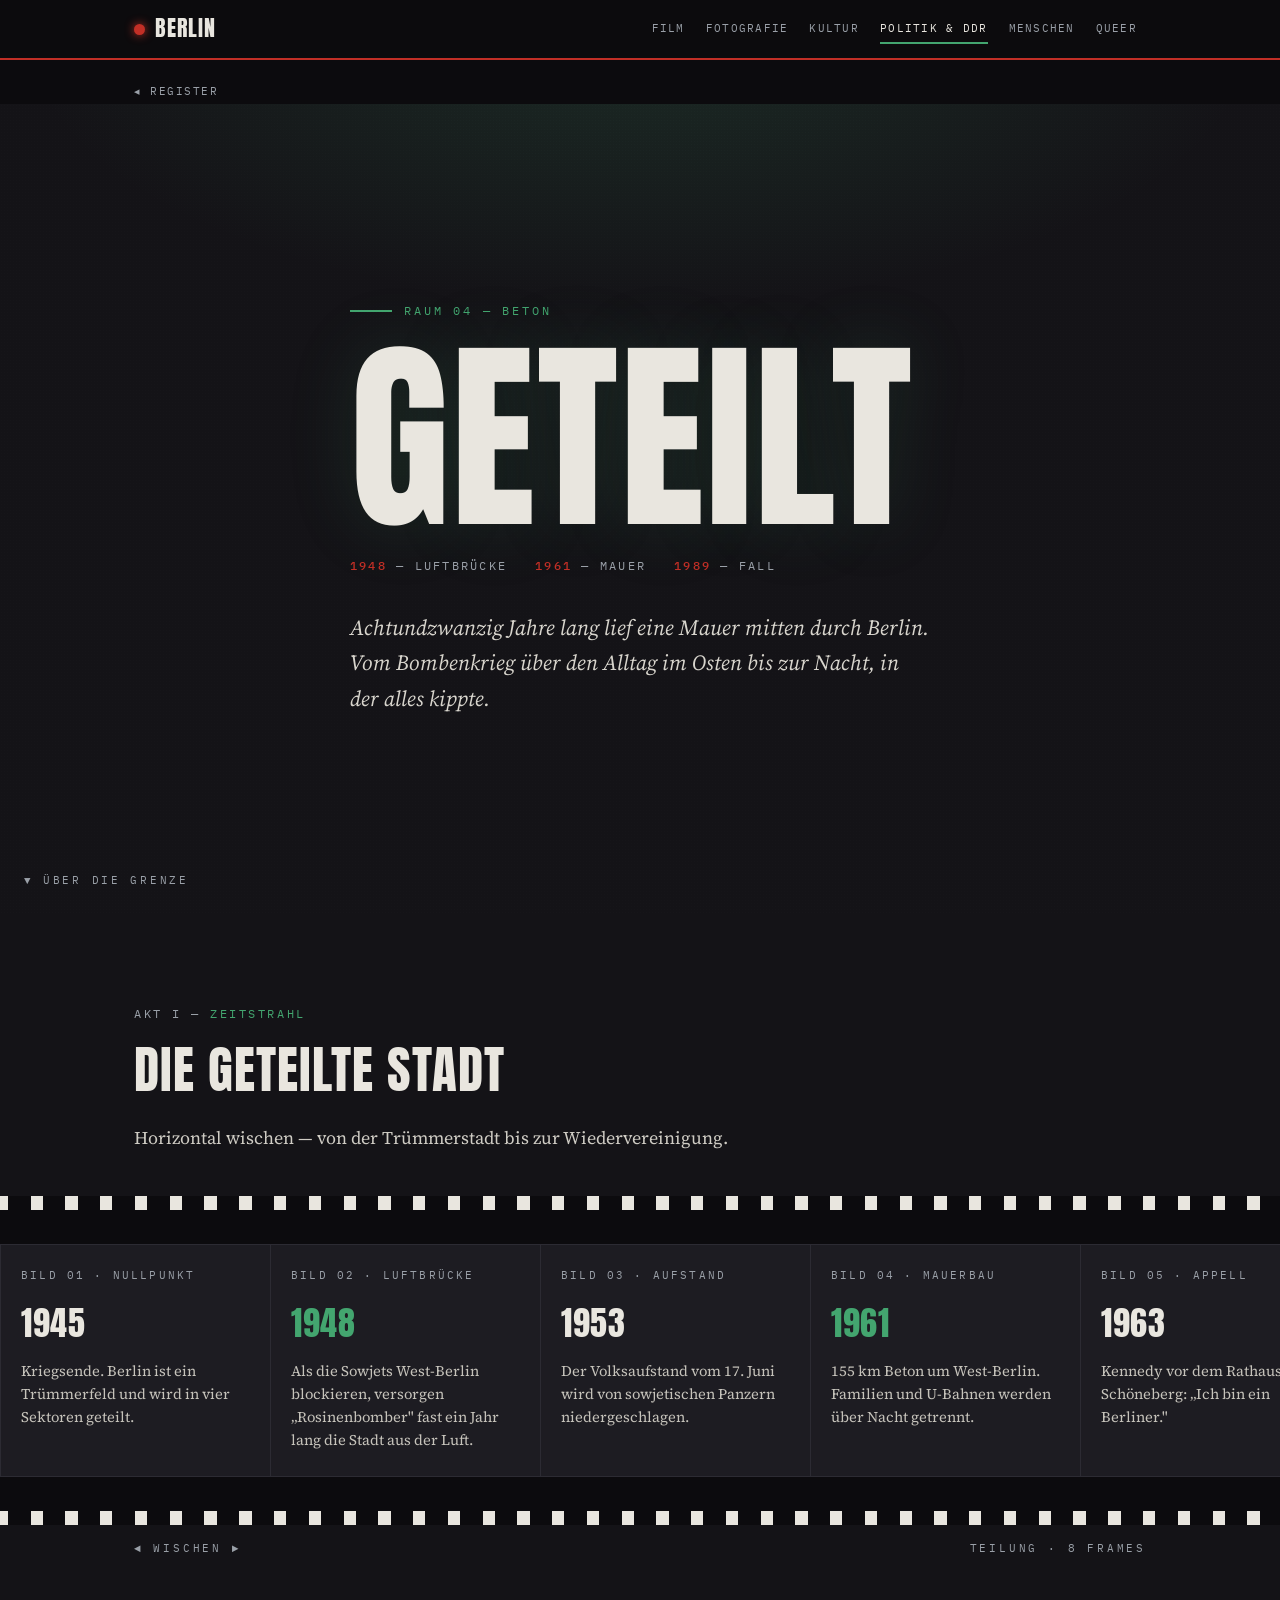
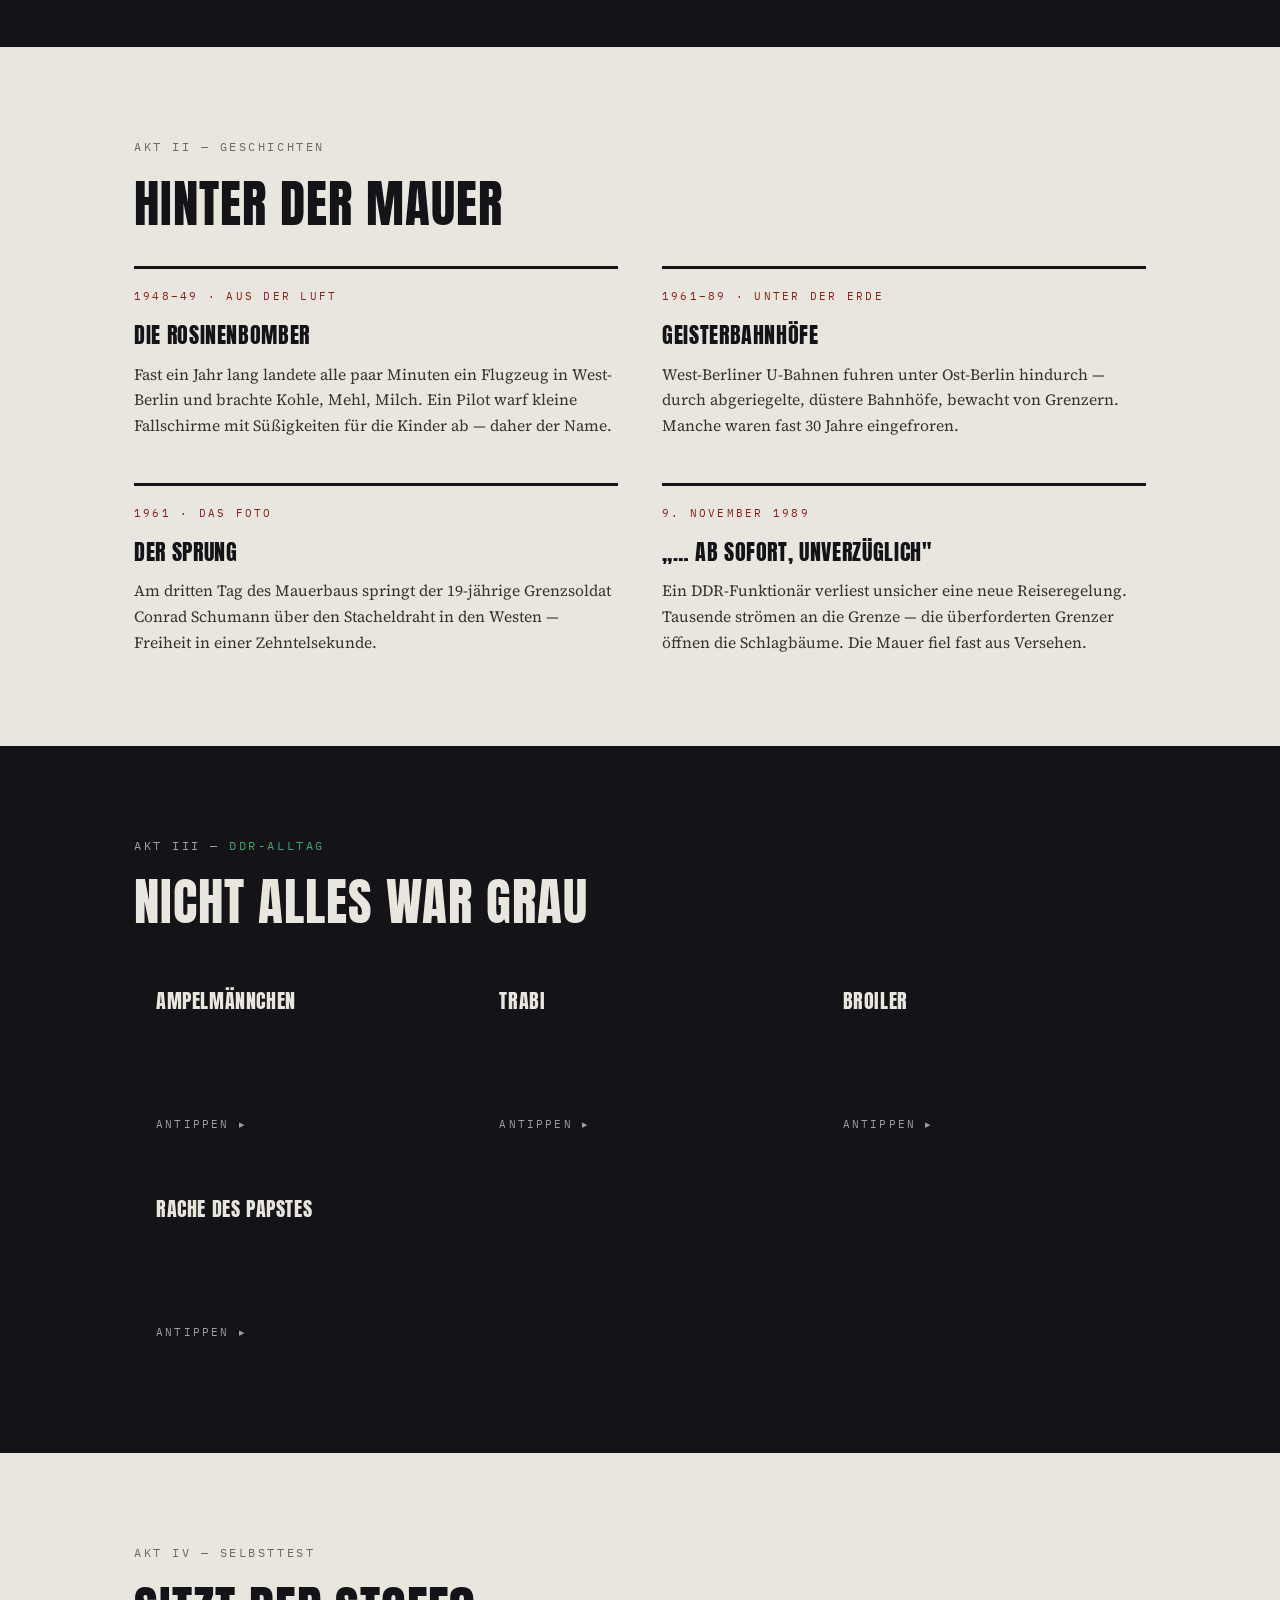
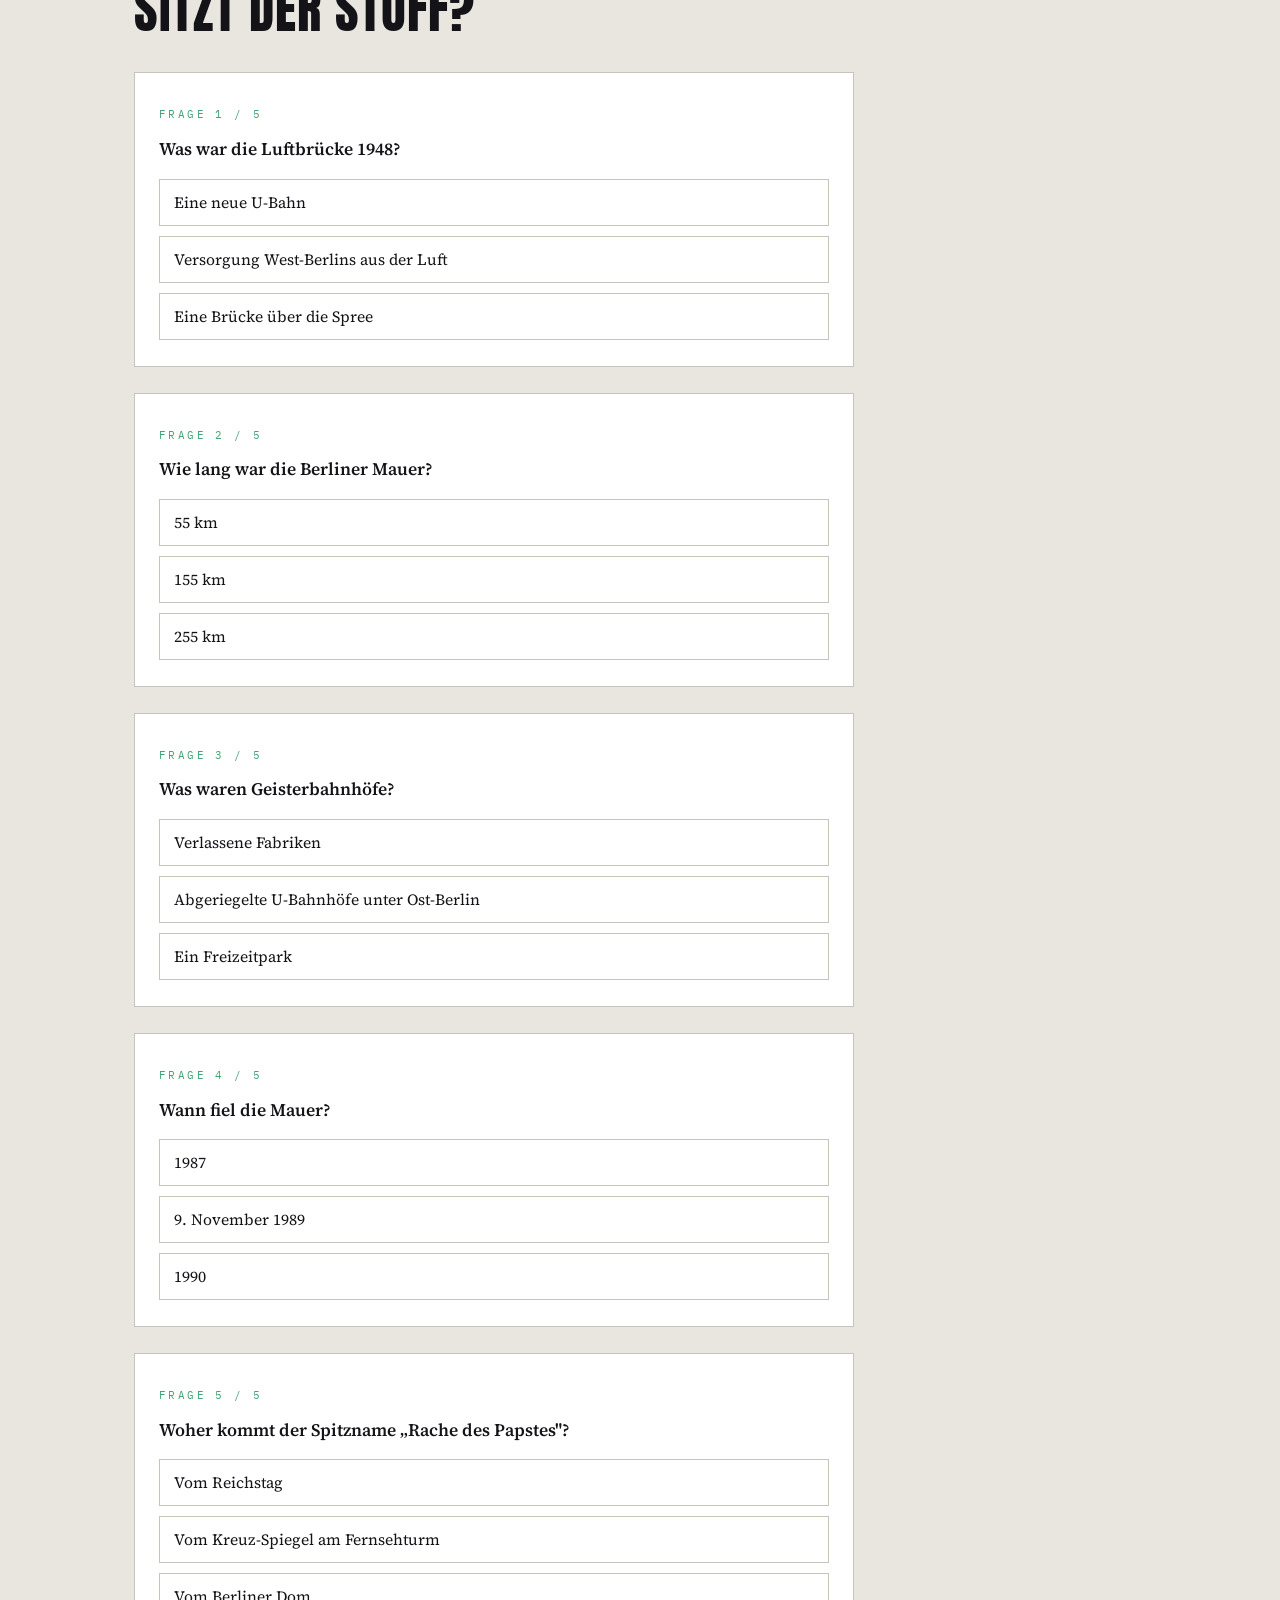
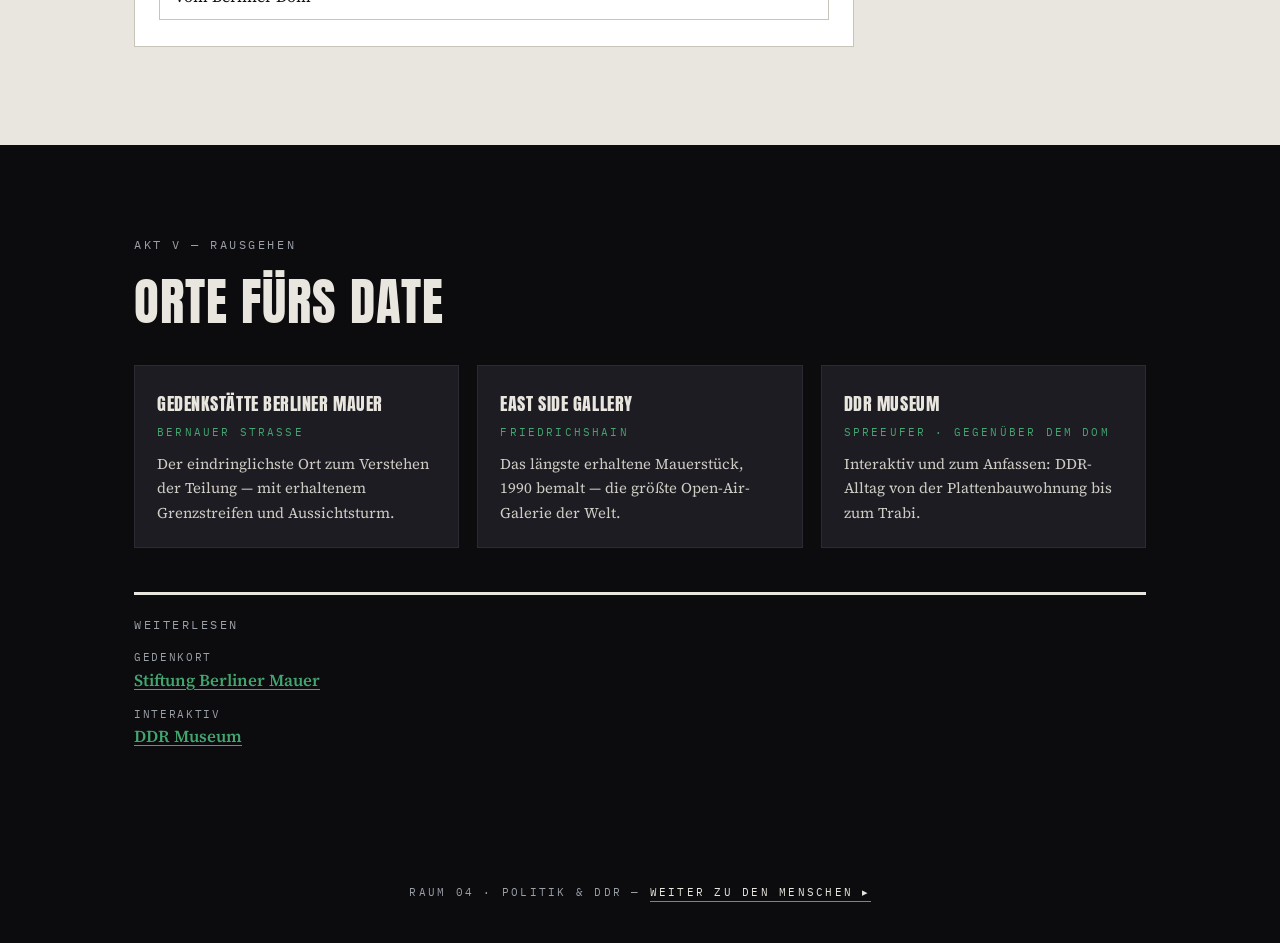
<file: politik.html>
<!DOCTYPE html>
<html lang="de">
<head>
<meta charset="UTF-8"><meta name="viewport" content="width=device-width, initial-scale=1.0">
<title>Politik &amp; DDR — Berlin</title><link rel="stylesheet" href="style.css">
</head>
<body class="t-politik">

<nav class="topbar"><div class="wrap">
  <a class="brand" href="index.html"><span class="dot"></span>Berlin</a>
  <div class="navlinks"><a href="film.html">Film</a><a href="fotografie.html">Fotografie</a><a href="kultur.html">Kultur</a><a href="politik.html" class="here">Politik&nbsp;&amp;&nbsp;DDR</a><a href="persoenlichkeiten.html">Menschen</a><a href="queer.html">Queer</a></div>
</div></nav>
<div class="backrow"><div class="wrap"><a class="back" href="index.html">◂ Register</a></div></div>

<header class="hero">
  <div class="wrap">
    <p class="hero-kick">Raum 04 — Beton</p>
    <h1 class="hero-title">Geteilt</h1>
    <div class="hero-sub"><span class="tag"><b>1948</b> — Luftbrücke</span><span class="tag"><b>1961</b> — Mauer</span><span class="tag"><b>1989</b> — Fall</span></div>
    <p class="hero-claim">Achtundzwanzig Jahre lang lief eine Mauer mitten durch Berlin. Vom Bombenkrieg über den Alltag im Osten bis zur Nacht, in der alles kippte.</p>
  </div>
  <p class="scroll-hint">▼ über die Grenze</p>
</header>

<section class="dark">
  <div class="wrap">
    <p class="eyebrow">Akt I — <span class="a2">Zeitstrahl</span></p>
    <h2>Die geteilte Stadt</h2>
    <p class="lead">Horizontal wischen — von der Trümmerstadt bis zur Wiedervereinigung.</p>
  </div>
  <div class="strip-outer"><div class="strip" tabindex="0" aria-label="Zeitstrahl geteilte Stadt">
    <div class="frame"><span class="f-label">Bild 01 · Nullpunkt</span><span class="year">1945</span><p>Kriegsende. Berlin ist ein Trümmerfeld und wird in vier Sektoren geteilt.</p></div>
    <div class="frame marked"><span class="f-label">Bild 02 · Luftbrücke</span><span class="year">1948</span><p>Als die Sowjets West-Berlin blockieren, versorgen „Rosinenbomber" fast ein Jahr lang die Stadt aus der Luft.</p></div>
    <div class="frame"><span class="f-label">Bild 03 · Aufstand</span><span class="year">1953</span><p>Der Volksaufstand vom 17. Juni wird von sowjetischen Panzern niedergeschlagen.</p></div>
    <div class="frame marked"><span class="f-label">Bild 04 · Mauerbau</span><span class="year">1961</span><p>155 km Beton um West-Berlin. Familien und U-Bahnen werden über Nacht getrennt.</p></div>
    <div class="frame"><span class="f-label">Bild 05 · Appell</span><span class="year">1963</span><p>Kennedy vor dem Rathaus Schöneberg: „Ich bin ein Berliner."</p></div>
    <div class="frame"><span class="f-label">Bild 06 · Turm</span><span class="year">1969</span><p>Der Fernsehturm am Alexanderplatz wird eröffnet — bis heute Berlins höchstes Bauwerk.</p></div>
    <div class="frame marked"><span class="f-label">Bild 07 · Fall</span><span class="year">1989</span><p>9. November: Die Mauer fällt — mit ausgelöst durch eine verpatzte Pressekonferenz.</p></div>
    <div class="frame"><span class="f-label">Bild 08 · Einheit</span><span class="year">1990</span><p>Wiedervereinigung. Berlin wird wieder Hauptstadt eines Landes.</p></div>
  </div>
  <div class="wrap"><p class="strip-caption"><span>◄ wischen ►</span><span>Teilung · 8 Frames</span></p></div></div>
</section>

<section class="light">
  <div class="wrap">
    <p class="eyebrow">Akt II — Geschichten</p>
    <h2>Hinter der Mauer</h2>
    <div class="story-grid">
      <div class="story"><span class="meta">1948–49 · aus der Luft</span><h3>Die Rosinenbomber</h3><p>Fast ein Jahr lang landete alle paar Minuten ein Flugzeug in West-Berlin und brachte Kohle, Mehl, Milch. Ein Pilot warf kleine Fallschirme mit Süßigkeiten für die Kinder ab — daher der Name.</p></div>
      <div class="story"><span class="meta">1961–89 · unter der Erde</span><h3>Geisterbahnhöfe</h3><p>West-Berliner U-Bahnen fuhren unter Ost-Berlin hindurch — durch abgeriegelte, düstere Bahnhöfe, bewacht von Grenzern. Manche waren fast 30 Jahre eingefroren.</p></div>
      <div class="story"><span class="meta">1961 · das Foto</span><h3>Der Sprung</h3><p>Am dritten Tag des Mauerbaus springt der 19-jährige Grenzsoldat Conrad Schumann über den Stacheldraht in den Westen — Freiheit in einer Zehntelsekunde.</p></div>
      <div class="story"><span class="meta">9. November 1989</span><h3>„… ab sofort, unverzüglich"</h3><p>Ein DDR-Funktionär verliest unsicher eine neue Reiseregelung. Tausende strömen an die Grenze — die überforderten Grenzer öffnen die Schlagbäume. Die Mauer fiel fast aus Versehen.</p></div>
    </div>
  </div>
</section>

<section class="dark">
  <div class="wrap">
    <p class="eyebrow">Akt III — <span class="a2">DDR-Alltag</span></p>
    <h2>Nicht alles war grau</h2>
    <div class="cards">
      <button class="card" type="button"><span class="q">Ampelmännchen</span><span class="a">Das Hut-Männchen der DDR-Ampel wurde nach der Wende zum Kultobjekt — heute auf Souvenirs in der ganzen Stadt.</span><span class="hint">Antippen ▸</span></button>
      <button class="card" type="button"><span class="q">Trabi</span><span class="a">Auto aus Hartplastik, auf das man bis zu 13 Jahre wartete. Heute rattern Trabi-Safaris durch Berlin.</span><span class="hint">Antippen ▸</span></button>
      <button class="card" type="button"><span class="q">Broiler</span><span class="a">DDR-Wort für Grillhähnchen. Wer „Broiler" bestellte, war zu Hause — im Westen hieß es „Hähnchen".</span><span class="hint">Antippen ▸</span></button>
      <button class="card" type="button"><span class="q">Rache des Papstes</span><span class="a">Spitzname für den Fernsehturm: Bei Sonne spiegelt sich ein Kreuz auf der Kugel — am Turm des atheistischen Staates.</span><span class="hint">Antippen ▸</span></button>
    </div>
  </div>
</section>

<section class="light">
  <div class="wrap">
    <p class="eyebrow">Akt IV — Selbsttest</p>
    <h2>Sitzt der Stoff?</h2>
    <div class="quiz" id="quizBox"></div>
    <p class="score" id="score"></p>
  </div>
</section>

<section class="deep">
  <div class="wrap">
    <p class="eyebrow">Akt V — Rausgehen</p>
    <h2>Orte fürs Date</h2>
    <div class="spots">
      <div class="spot"><h3>Gedenkstätte Berliner Mauer</h3><span class="meta">Bernauer Straße</span><p>Der eindringlichste Ort zum Verstehen der Teilung — mit erhaltenem Grenzstreifen und Aussichtsturm.</p></div>
      <div class="spot"><h3>East Side Gallery</h3><span class="meta">Friedrichshain</span><p>Das längste erhaltene Mauerstück, 1990 bemalt — die größte Open-Air-Galerie der Welt.</p></div>
      <div class="spot"><h3>DDR Museum</h3><span class="meta">Spreeufer · gegenüber dem Dom</span><p>Interaktiv und zum Anfassen: DDR-Alltag von der Plattenbauwohnung bis zum Trabi.</p></div>
    </div>
    <div class="links"><p class="eyebrow">Weiterlesen</p><ul>
      <li><span>Gedenkort</span><a href="https://www.stiftung-berliner-mauer.de" target="_blank" rel="noopener">Stiftung Berliner Mauer</a></li>
      <li><span>Interaktiv</span><a href="https://www.ddr-museum.de" target="_blank" rel="noopener">DDR Museum</a></li>
    </ul></div>
  </div>
</section>

<footer>Raum 04 · Politik &amp; DDR — <a href="persoenlichkeiten.html">weiter zu den Menschen ▸</a></footer>

<script>
window.QUIZ=[
 {q:'Was war die Luftbrücke 1948?',opts:['Eine neue U-Bahn','Versorgung West-Berlins aus der Luft','Eine Brücke über die Spree'],right:1,expl:'Fast ein Jahr lang versorgten „Rosinenbomber" das blockierte West-Berlin aus der Luft.'},
 {q:'Wie lang war die Berliner Mauer?',opts:['55 km','155 km','255 km'],right:1,expl:'Rund 155 Kilometer Beton um West-Berlin.'},
 {q:'Was waren Geisterbahnhöfe?',opts:['Verlassene Fabriken','Abgeriegelte U-Bahnhöfe unter Ost-Berlin','Ein Freizeitpark'],right:1,expl:'West-U-Bahnen fuhren durch abgeriegelte Ost-Bahnhöfe, bewacht von Grenzern.'},
 {q:'Wann fiel die Mauer?',opts:['1987','9. November 1989','1990'],right:1,expl:'Am 9. November 1989 — fast aus Versehen, nach einer verpatzten Pressekonferenz.'},
 {q:'Woher kommt der Spitzname „Rache des Papstes"?',opts:['Vom Reichstag','Vom Kreuz-Spiegel am Fernsehturm','Vom Berliner Dom'],right:1,expl:'Bei Sonne spiegelt sich ein Kreuz auf der Kugel des Fernsehturms.'}
];
</script>
<script src="app.js"></script>
</body>
</html>
</file>
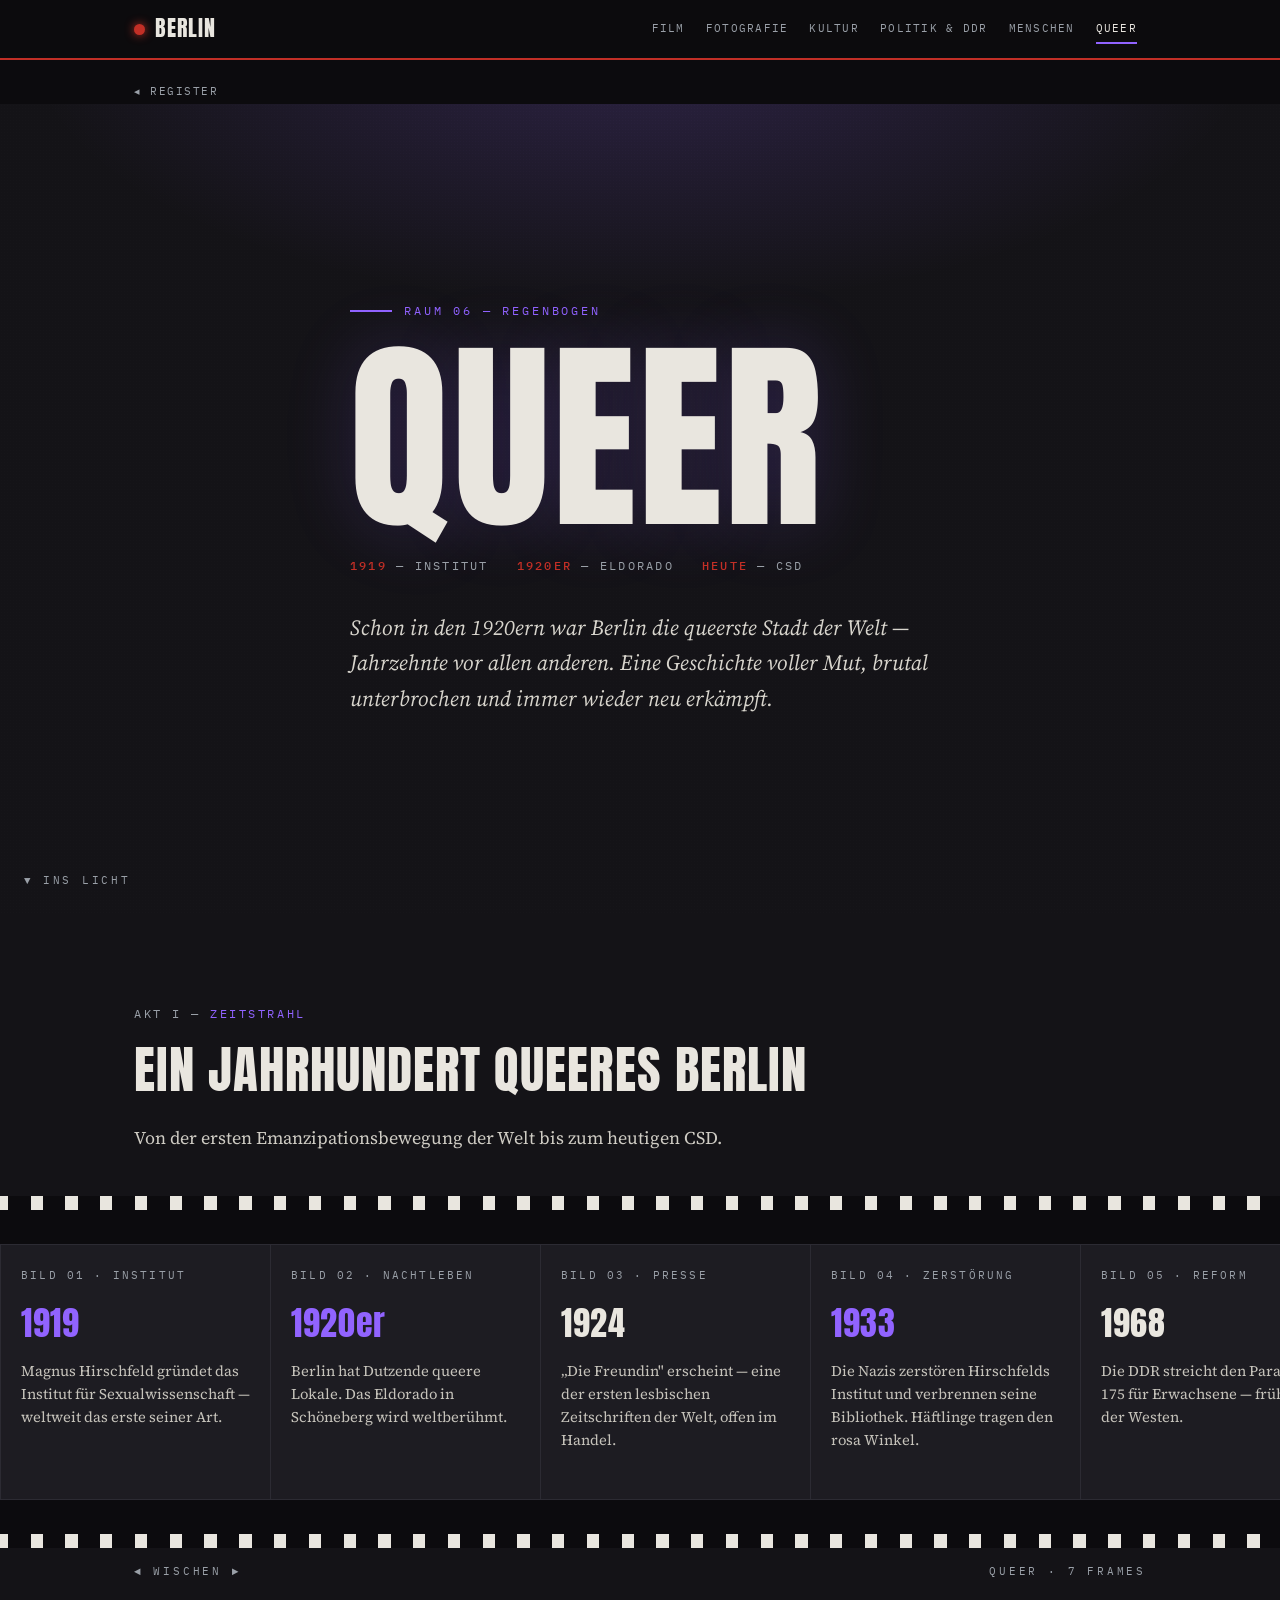
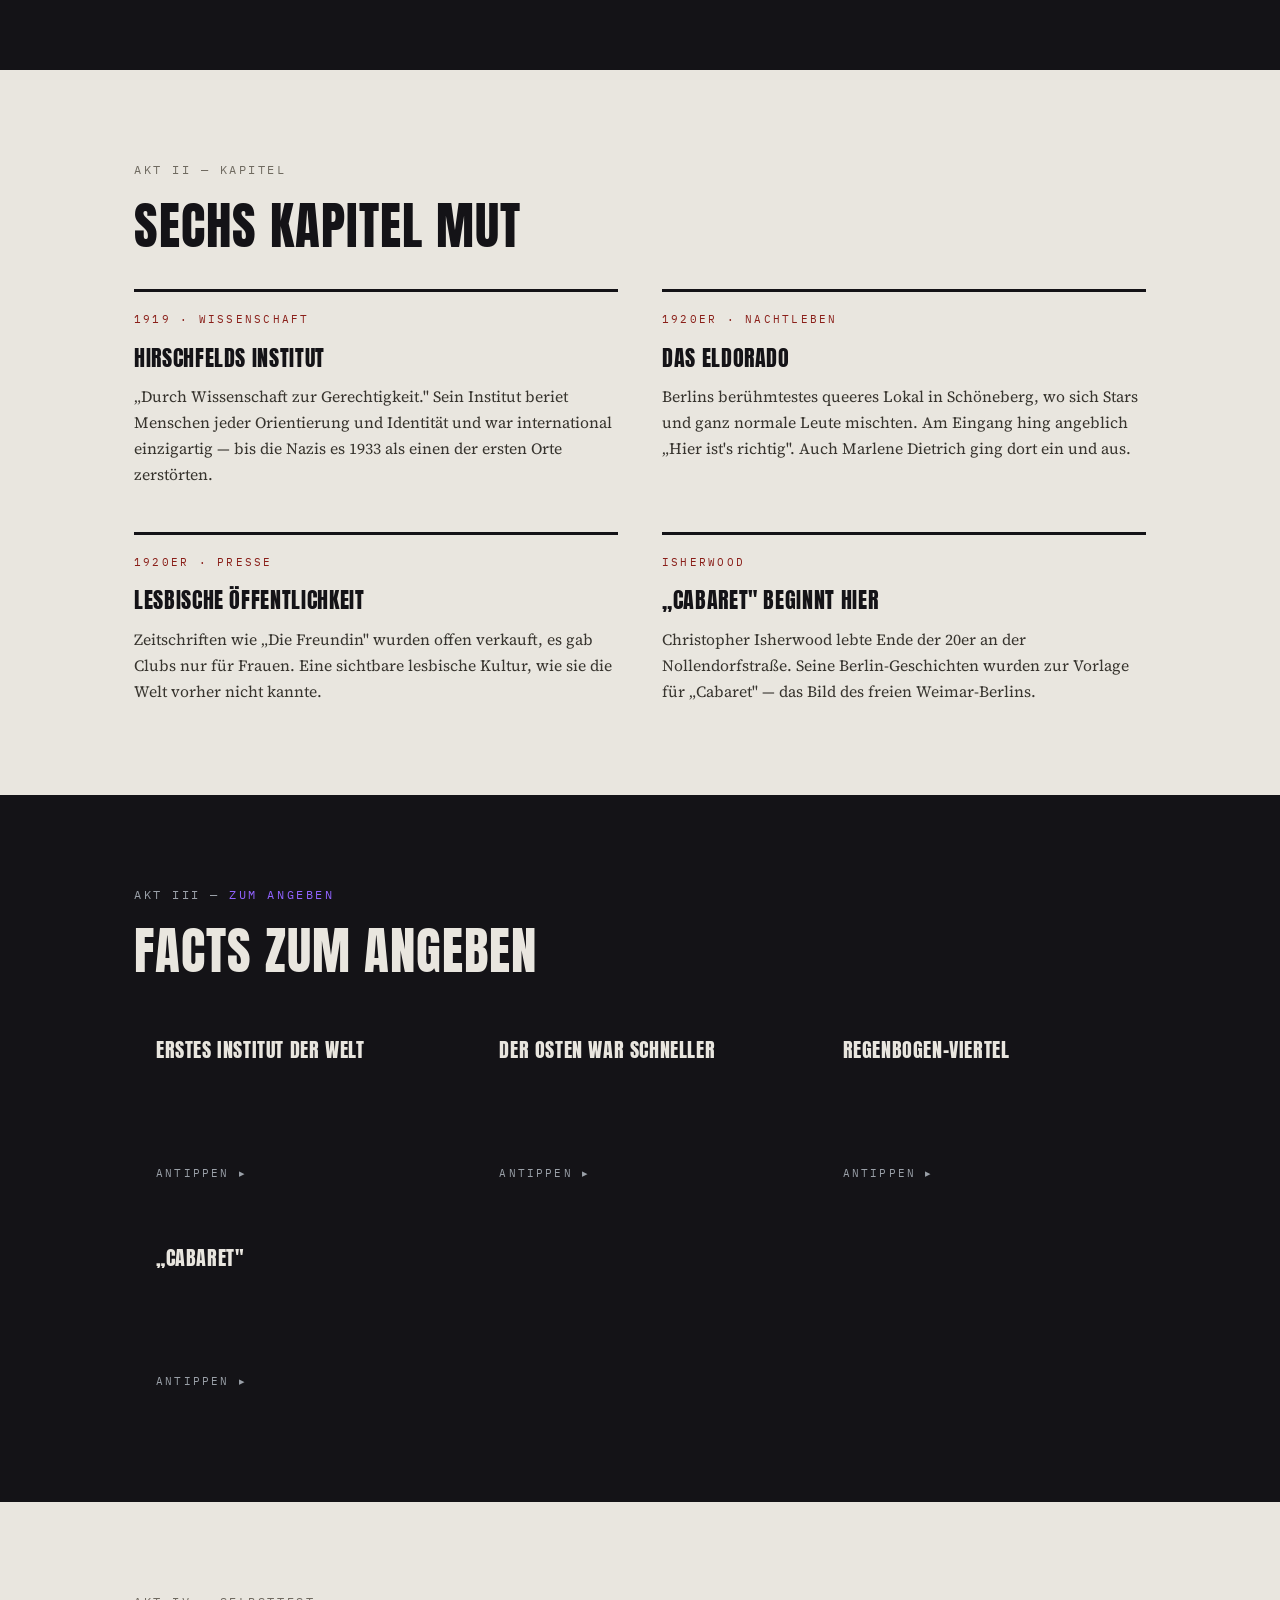
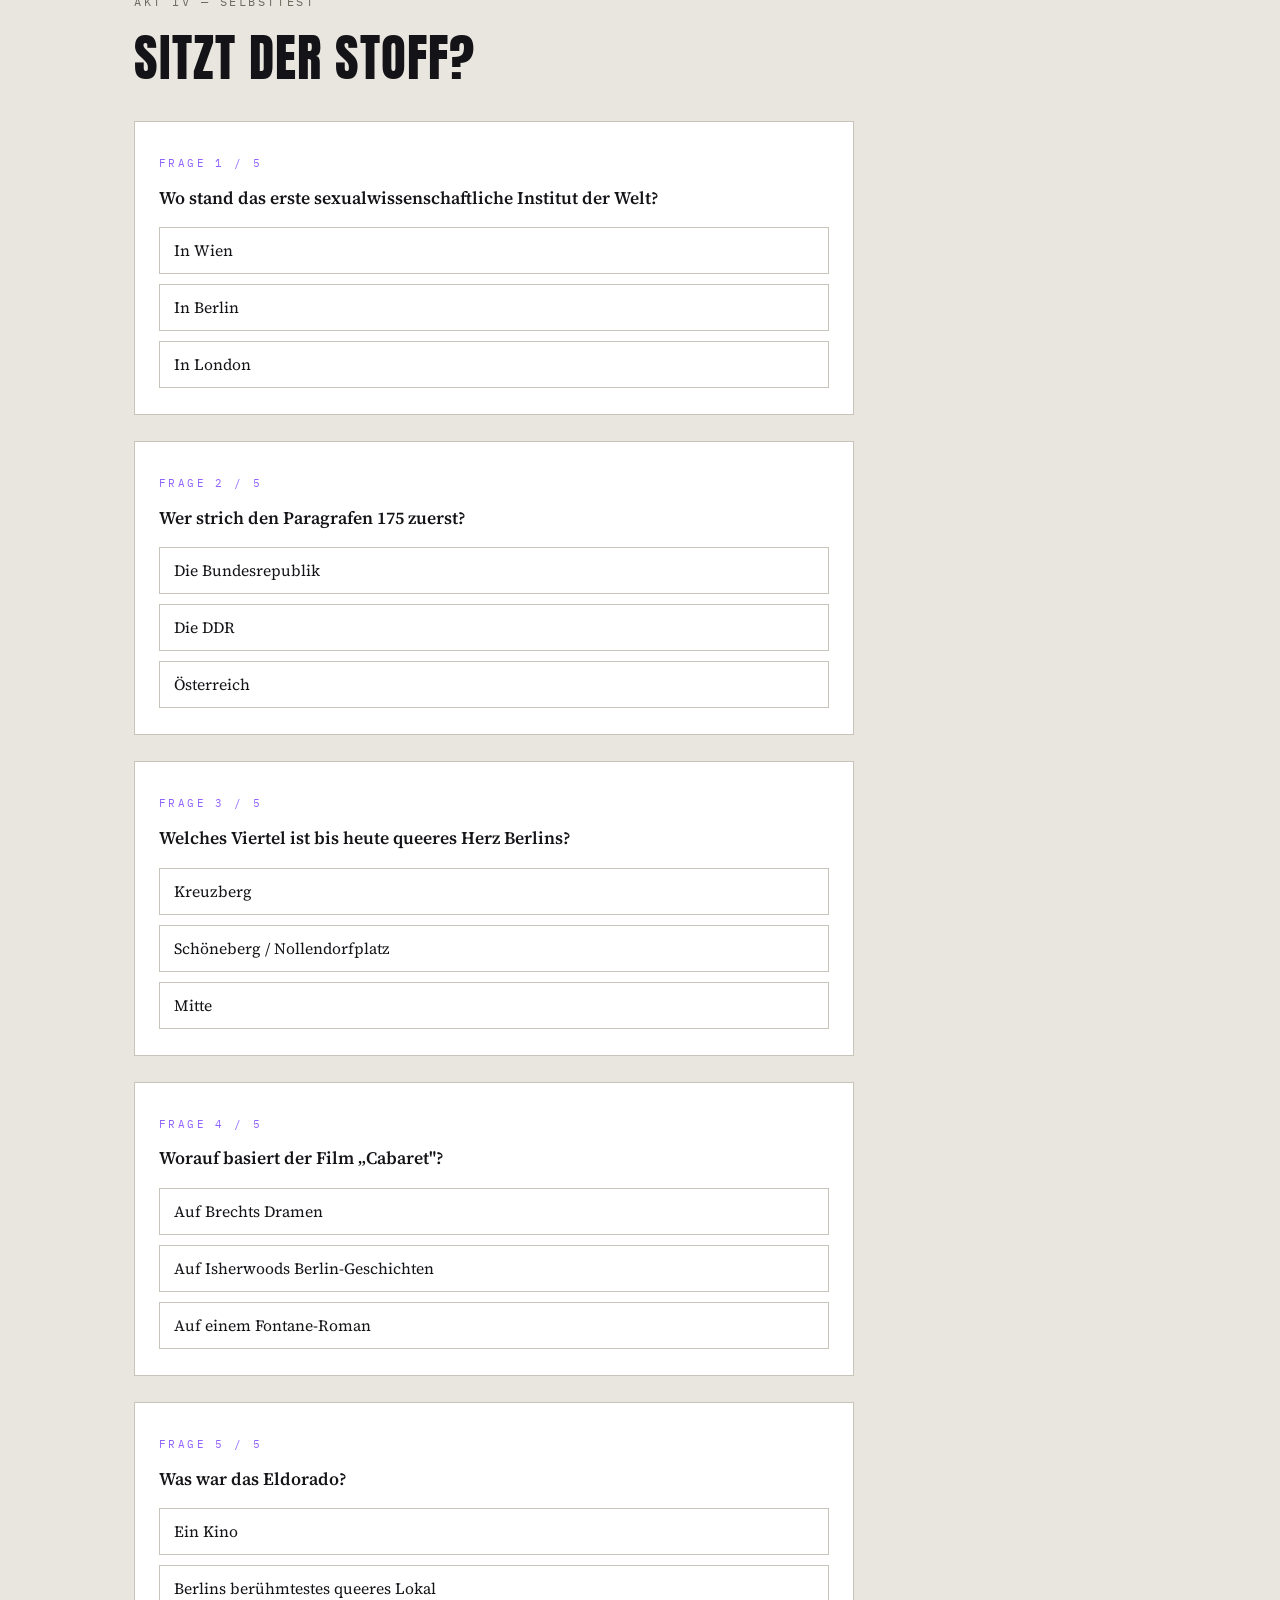
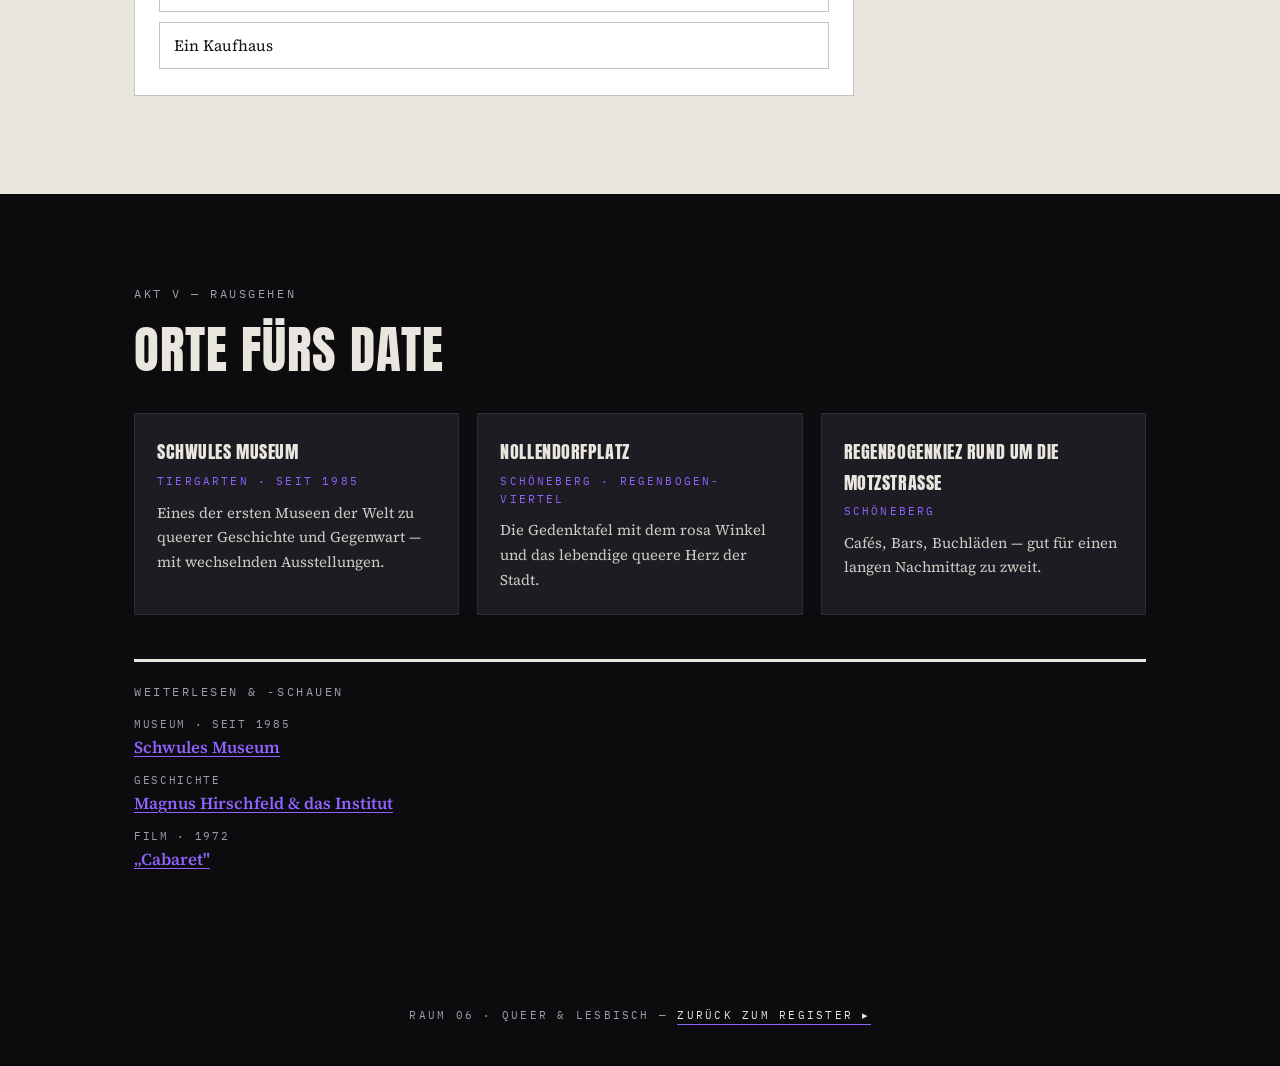
<file: queer.html>
<!DOCTYPE html>
<html lang="de">
<head>
<meta charset="UTF-8"><meta name="viewport" content="width=device-width, initial-scale=1.0">
<title>Queer &amp; Lesbisch — Berlin</title><link rel="stylesheet" href="style.css">
</head>
<body class="t-queer">

<nav class="topbar"><div class="wrap">
  <a class="brand" href="index.html"><span class="dot"></span>Berlin</a>
  <div class="navlinks"><a href="film.html">Film</a><a href="fotografie.html">Fotografie</a><a href="kultur.html">Kultur</a><a href="politik.html">Politik&nbsp;&amp;&nbsp;DDR</a><a href="persoenlichkeiten.html">Menschen</a><a href="queer.html" class="here">Queer</a></div>
</div></nav>
<div class="backrow"><div class="wrap"><a class="back" href="index.html">◂ Register</a></div></div>

<header class="hero">
  <div class="wrap">
    <p class="hero-kick">Raum 06 — Regenbogen</p>
    <h1 class="hero-title">Queer</h1>
    <div class="hero-sub"><span class="tag"><b>1919</b> — Institut</span><span class="tag"><b>1920er</b> — Eldorado</span><span class="tag"><b>heute</b> — CSD</span></div>
    <p class="hero-claim">Schon in den 1920ern war Berlin die queerste Stadt der Welt — Jahrzehnte vor allen anderen. Eine Geschichte voller Mut, brutal unterbrochen und immer wieder neu erkämpft.</p>
  </div>
  <p class="scroll-hint">▼ ins Licht</p>
</header>

<section class="dark">
  <div class="wrap">
    <p class="eyebrow">Akt I — <span class="a2">Zeitstrahl</span></p>
    <h2>Ein Jahrhundert queeres Berlin</h2>
    <p class="lead">Von der ersten Emanzipationsbewegung der Welt bis zum heutigen CSD.</p>
  </div>
  <div class="strip-outer"><div class="strip" tabindex="0" aria-label="Zeitstrahl queeres Berlin">
    <div class="frame marked"><span class="f-label">Bild 01 · Institut</span><span class="year">1919</span><p>Magnus Hirschfeld gründet das Institut für Sexualwissenschaft — weltweit das erste seiner Art.</p></div>
    <div class="frame marked"><span class="f-label">Bild 02 · Nachtleben</span><span class="year">1920er</span><p>Berlin hat Dutzende queere Lokale. Das Eldorado in Schöneberg wird weltberühmt.</p></div>
    <div class="frame"><span class="f-label">Bild 03 · Presse</span><span class="year">1924</span><p>„Die Freundin" erscheint — eine der ersten lesbischen Zeitschriften der Welt, offen im Handel.</p></div>
    <div class="frame marked"><span class="f-label">Bild 04 · Zerstörung</span><span class="year">1933</span><p>Die Nazis zerstören Hirschfelds Institut und verbrennen seine Bibliothek. Häftlinge tragen den rosa Winkel.</p></div>
    <div class="frame"><span class="f-label">Bild 05 · Reform</span><span class="year">1968</span><p>Die DDR streicht den Paragrafen 175 für Erwachsene — früher als der Westen.</p></div>
    <div class="frame"><span class="f-label">Bild 06 · Museum</span><span class="year">1985</span><p>Das Schwule Museum öffnet — eines der ersten Museen der Welt zu queerer Geschichte.</p></div>
    <div class="frame marked"><span class="f-label">Bild 07 · Gedenken</span><span class="year">1989</span><p>Am Nollendorfplatz wird eine Gedenktafel für die homosexuellen NS-Opfer enthüllt — ein rosa Dreieck aus Stein.</p></div>
  </div>
  <div class="wrap"><p class="strip-caption"><span>◄ wischen ►</span><span>Queer · 7 Frames</span></p></div></div>
</section>

<section class="light">
  <div class="wrap">
    <p class="eyebrow">Akt II — Kapitel</p>
    <h2>Sechs Kapitel Mut</h2>
    <div class="story-grid">
      <div class="story"><span class="meta">1919 · Wissenschaft</span><h3>Hirschfelds Institut</h3><p>„Durch Wissenschaft zur Gerechtigkeit." Sein Institut beriet Menschen jeder Orientierung und Identität und war international einzigartig — bis die Nazis es 1933 als einen der ersten Orte zerstörten.</p></div>
      <div class="story"><span class="meta">1920er · Nachtleben</span><h3>Das Eldorado</h3><p>Berlins berühmtestes queeres Lokal in Schöneberg, wo sich Stars und ganz normale Leute mischten. Am Eingang hing angeblich „Hier ist's richtig". Auch Marlene Dietrich ging dort ein und aus.</p></div>
      <div class="story"><span class="meta">1920er · Presse</span><h3>Lesbische Öffentlichkeit</h3><p>Zeitschriften wie „Die Freundin" wurden offen verkauft, es gab Clubs nur für Frauen. Eine sichtbare lesbische Kultur, wie sie die Welt vorher nicht kannte.</p></div>
      <div class="story"><span class="meta">Isherwood</span><h3>„Cabaret" beginnt hier</h3><p>Christopher Isherwood lebte Ende der 20er an der Nollendorfstraße. Seine Berlin-Geschichten wurden zur Vorlage für „Cabaret" — das Bild des freien Weimar-Berlins.</p></div>
    </div>
  </div>
</section>

<section class="dark">
  <div class="wrap">
    <p class="eyebrow">Akt III — <span class="a2">Zum Angeben</span></p>
    <h2>Facts zum Angeben</h2>
    <div class="cards">
      <button class="card" type="button"><span class="q">Erstes Institut der Welt</span><span class="a">Magnus Hirschfeld gründete 1919 das erste sexualwissenschaftliche Institut der Welt — im heutigen Tiergarten.</span><span class="hint">Antippen ▸</span></button>
      <button class="card" type="button"><span class="q">Der Osten war schneller</span><span class="a">Die DDR strich den Paragrafen 175 schon 1968 für Erwachsene — ein Jahr vor der ersten West-Reform.</span><span class="hint">Antippen ▸</span></button>
      <button class="card" type="button"><span class="q">Regenbogen-Viertel</span><span class="a">Schöneberg rund um den Nollendorfplatz ist bis heute das queere Herz Berlins.</span><span class="hint">Antippen ▸</span></button>
      <button class="card" type="button"><span class="q">„Cabaret"</span><span class="a">Der Filmklassiker basiert auf den Berlin-Geschichten von Christopher Isherwood.</span><span class="hint">Antippen ▸</span></button>
    </div>
  </div>
</section>

<section class="light">
  <div class="wrap">
    <p class="eyebrow">Akt IV — Selbsttest</p>
    <h2>Sitzt der Stoff?</h2>
    <div class="quiz" id="quizBox"></div>
    <p class="score" id="score"></p>
  </div>
</section>

<section class="deep">
  <div class="wrap">
    <p class="eyebrow">Akt V — Rausgehen</p>
    <h2>Orte fürs Date</h2>
    <div class="spots">
      <div class="spot"><h3>Schwules Museum</h3><span class="meta">Tiergarten · seit 1985</span><p>Eines der ersten Museen der Welt zu queerer Geschichte und Gegenwart — mit wechselnden Ausstellungen.</p></div>
      <div class="spot"><h3>Nollendorfplatz</h3><span class="meta">Schöneberg · Regenbogen-Viertel</span><p>Die Gedenktafel mit dem rosa Winkel und das lebendige queere Herz der Stadt.</p></div>
      <div class="spot"><h3>Regenbogenkiez rund um die Motzstraße</h3><span class="meta">Schöneberg</span><p>Cafés, Bars, Buchläden — gut für einen langen Nachmittag zu zweit.</p></div>
    </div>
    <div class="links"><p class="eyebrow">Weiterlesen &amp; -schauen</p><ul>
      <li><span>Museum · seit 1985</span><a href="https://www.schwulesmuseum.de" target="_blank" rel="noopener">Schwules Museum</a></li>
      <li><span>Geschichte</span><a href="https://de.wikipedia.org/wiki/Magnus_Hirschfeld" target="_blank" rel="noopener">Magnus Hirschfeld &amp; das Institut</a></li>
      <li><span>Film · 1972</span><a href="https://de.wikipedia.org/wiki/Cabaret_(Film)" target="_blank" rel="noopener">„Cabaret"</a></li>
    </ul></div>
  </div>
</section>

<footer>Raum 06 · Queer &amp; Lesbisch — <a href="index.html">zurück zum Register ▸</a></footer>

<script>
window.QUIZ=[
 {q:'Wo stand das erste sexualwissenschaftliche Institut der Welt?',opts:['In Wien','In Berlin','In London'],right:1,expl:'In Berlin — Magnus Hirschfeld gründete es 1919.'},
 {q:'Wer strich den Paragrafen 175 zuerst?',opts:['Die Bundesrepublik','Die DDR','Österreich'],right:1,expl:'Die DDR, 1968 für Erwachsene — ein Jahr vor der ersten West-Reform.'},
 {q:'Welches Viertel ist bis heute queeres Herz Berlins?',opts:['Kreuzberg','Schöneberg / Nollendorfplatz','Mitte'],right:1,expl:'Schöneberg rund um den Nollendorfplatz — das „Regenbogen-Viertel".'},
 {q:'Worauf basiert der Film „Cabaret"?',opts:['Auf Brechts Dramen','Auf Isherwoods Berlin-Geschichten','Auf einem Fontane-Roman'],right:1,expl:'Auf den Berlin-Geschichten von Christopher Isherwood.'},
 {q:'Was war das Eldorado?',opts:['Ein Kino','Berlins berühmtestes queeres Lokal','Ein Kaufhaus'],right:1,expl:'Das legendäre queere Lokal in Schöneberg der 1920er.'}
];
</script>
<script src="app.js"></script>
</body>
</html>
</file>
<file: style.css>
/* ============================================================
   BERLIN — v4 · "Licht & Schatten"
   Kino-Dunkel ↔ Fotopapier-Hell · Dunkelkammer-Rot
   Ein dramatischer Look über alle Seiten.
   ============================================================ */
@import url('https://fonts.googleapis.com/css2?family=Anton&family=Source+Serif+4:ital,opsz,wght@0,8..60,400;0,8..60,600;1,8..60,400&family=IBM+Plex+Mono:wght@400;500&display=swap');

:root{
  --ink:#141317;          /* Kinodunkel */
  --ink-soft:#1d1c22;
  --ink-deep:#0c0b0e;
  --paper:#e9e6df;        /* Barytpapier */
  --paper-soft:#dfdbd2;
  --safelight:#c22f26;    /* Dunkelkammer-Rot — konstant */
  --silver:#9aa0a8;
  --line-dark:#2c2b33;
  --line-light:#c9c4b9;

  --accent2:#d99a2b;      /* Zweitfarbe je Raum */
  --glow:rgba(194,47,38,.20);

  --display:'Anton',sans-serif;
  --body:'Source Serif 4',Georgia,serif;
  --mono:'IBM Plex Mono',monospace;
}
/* Räume — Zweitfarbe + Hero-Leuchten */
body.t-home    {--accent2:#d99a2b;--glow:rgba(194,47,38,.22)}
body.t-film    {--accent2:#e0a52e;--glow:rgba(194,47,38,.26)}
body.t-foto    {--accent2:#4fa3b8;--glow:rgba(194,47,38,.24)}
body.t-kultur  {--accent2:#d5417f;--glow:rgba(213,65,127,.20)}
body.t-politik {--accent2:#43a56f;--glow:rgba(67,165,111,.16)}
body.t-menschen{--accent2:#d5a23a;--glow:rgba(213,162,58,.16)}
body.t-queer   {--accent2:#9163ff;--glow:rgba(145,99,255,.20)}

*{box-sizing:border-box;margin:0;padding:0}
html{scroll-behavior:smooth}
@media (prefers-reduced-motion:reduce){html{scroll-behavior:auto}*,*::before,*::after{animation:none!important;transition:none!important}}
body{font-family:var(--body);background:var(--ink);color:var(--paper);line-height:1.65;font-size:1.05rem;overflow-x:hidden}
::selection{background:var(--safelight);color:var(--paper)}
a{color:inherit}
a:focus-visible,button:focus-visible{outline:3px solid var(--safelight);outline-offset:3px}
img,svg{max-width:100%;display:block}

.wrap{max-width:1060px;margin:0 auto;padding:0 24px}
.eyebrow{font-family:var(--mono);font-size:.72rem;letter-spacing:.22em;text-transform:uppercase;color:var(--silver)}
.light .eyebrow{color:#6f6a60}
.eyebrow .a2{color:var(--accent2)}
h2{font-family:var(--display);font-weight:400;font-size:clamp(2rem,5vw,3.2rem);letter-spacing:.02em;text-transform:uppercase;line-height:1.05;margin:.4em 0 .5em}
section{padding:90px 0;position:relative}
.light{background:var(--paper);color:var(--ink)}
.dark{background:var(--ink);color:var(--paper)}
.deep{background:var(--ink-deep);color:var(--paper)}
.lead{max-width:640px;font-size:1.12rem}
.light .lead{color:#37342e}
.dark .lead,.deep .lead{color:#cfccc4}
.accent{color:var(--safelight)}

/* ---------- NAV ---------- */
.topbar{position:sticky;top:0;z-index:60;background:rgba(12,11,14,.92);backdrop-filter:blur(8px);border-bottom:2px solid var(--safelight)}
.topbar .wrap{display:flex;align-items:center;justify-content:space-between;height:58px;gap:16px}
.brand{font-family:var(--display);font-size:1.35rem;letter-spacing:.05em;text-transform:uppercase;text-decoration:none;color:var(--paper);display:flex;align-items:center;gap:10px}
.brand .dot{width:11px;height:11px;background:var(--safelight);border-radius:50%;box-shadow:0 0 10px var(--safelight)}
.navlinks{display:flex;gap:3px;flex-wrap:wrap}
.navlinks a{font-family:var(--mono);font-size:.66rem;letter-spacing:.12em;text-transform:uppercase;text-decoration:none;color:var(--silver);padding:7px 9px;position:relative}
.navlinks a:hover{color:var(--paper)}
.navlinks a.here{color:var(--paper)}
.navlinks a.here::after{content:"";position:absolute;left:9px;right:9px;bottom:1px;height:2px;background:var(--accent2)}
@media(max-width:780px){.navlinks a{padding:6px 6px;font-size:.58rem;letter-spacing:.06em}}

/* ---------- HERO ---------- */
header.hero{min-height:90vh;display:flex;flex-direction:column;justify-content:center;position:relative;overflow:hidden;
  background:radial-gradient(ellipse 80% 55% at 50% -8%, var(--glow), transparent 60%), var(--ink)}
header.hero::after{content:"";position:absolute;inset:0;pointer-events:none;opacity:.5;mix-blend-mode:overlay;background-image:radial-gradient(rgba(255,255,255,.14) .5px,transparent .5px);background-size:3px 3px}
.hero .wrap{position:relative;z-index:2}
.hero-kick{font-family:var(--mono);font-size:.74rem;letter-spacing:.24em;text-transform:uppercase;color:var(--accent2);display:flex;align-items:center;gap:12px}
.hero-kick::before{content:"";width:42px;height:2px;background:var(--accent2)}
.hero-title{font-family:var(--display);font-weight:400;text-transform:uppercase;font-size:clamp(4rem,16vw,14rem);line-height:.9;letter-spacing:.01em;color:var(--paper);margin:.12em 0 0;text-shadow:0 0 70px var(--glow)}
.hero-sub{display:flex;flex-wrap:wrap;gap:14px 28px;align-items:baseline;margin-top:26px}
.hero-sub .tag{font-family:var(--mono);font-size:.78rem;letter-spacing:.18em;color:var(--silver);text-transform:uppercase}
.hero-sub .tag b{color:var(--safelight);font-weight:500}
.hero-claim{font-size:clamp(1.05rem,2.2vw,1.35rem);max-width:580px;margin-top:34px;color:#d8d5cd;font-style:italic}
.scroll-hint{position:absolute;bottom:24px;left:24px;z-index:3;font-family:var(--mono);font-size:.68rem;letter-spacing:.25em;color:var(--silver);text-transform:uppercase}
.hero-art{position:absolute;z-index:1;pointer-events:none;opacity:.85}

/* ---------- FILMSTREIFEN ---------- */
.strip-outer{margin-top:44px}
.strip{display:flex;gap:0;overflow-x:auto;padding:34px 24px;background:var(--ink-deep);
  border-top:14px solid transparent;border-bottom:14px solid transparent;
  border-image:repeating-linear-gradient(90deg,var(--ink-deep) 0 10px, var(--paper) 10px 22px, var(--ink-deep) 22px 34px) 14;
  scroll-snap-type:x proximity;scrollbar-color:var(--safelight) var(--ink-deep)}
.frame{min-width:270px;max-width:270px;scroll-snap-align:start;border:1px solid var(--line-dark);border-right:none;background:var(--ink-soft);padding:22px 20px 24px;display:flex;flex-direction:column;gap:10px;position:relative}
.frame:last-child{border-right:1px solid var(--line-dark)}
.frame .year{font-family:var(--display);font-size:2.1rem;color:var(--paper);letter-spacing:.02em}
.frame.marked .year{color:var(--accent2)}
.frame .f-label{font-family:var(--mono);font-size:.68rem;letter-spacing:.2em;text-transform:uppercase;color:var(--silver)}
.frame p{font-size:.92rem;color:#c6c3bb;line-height:1.55}
.strip-caption{font-family:var(--mono);font-size:.7rem;letter-spacing:.25em;color:var(--silver);text-transform:uppercase;margin-top:14px;display:flex;justify-content:space-between;gap:12px;flex-wrap:wrap}

/* ---------- STORIES ---------- */
.story-grid{display:grid;grid-template-columns:1fr 1fr;gap:44px;margin-top:36px}
@media(max-width:760px){.story-grid{grid-template-columns:1fr}}
.story{border-top:3px solid currentColor;padding-top:18px}
.light .story{border-color:var(--ink)}
.dark .story,.deep .story{border-color:var(--paper)}
.story h3{font-family:var(--display);font-weight:400;text-transform:uppercase;font-size:1.35rem;letter-spacing:.03em;margin-bottom:8px}
.story .meta{font-family:var(--mono);font-size:.7rem;letter-spacing:.2em;text-transform:uppercase;margin-bottom:12px;display:block}
.light .story .meta{color:#8a1f19}
.dark .story .meta,.deep .story .meta{color:var(--accent2)}
.story p{font-size:.98rem}
.light .story p{color:#37342e}
.dark .story p,.deep .story p{color:#cfccc4}
.story p + p{margin-top:10px}

/* ---------- FAKTEN-KARTEN ---------- */
.cards{display:grid;grid-template-columns:repeat(auto-fit,minmax(250px,1fr));gap:18px;margin-top:36px}
.card{background:var(--ink);color:var(--paper);border:none;text-align:left;cursor:pointer;padding:24px 22px;min-height:190px;display:flex;flex-direction:column;justify-content:space-between;gap:14px;font-family:var(--body);font-size:1rem;transition:transform .18s ease,box-shadow .18s ease}
.light .card{box-shadow:0 2px 0 var(--line-light)}
.card:hover{transform:translateY(-4px);box-shadow:0 14px 30px rgba(0,0,0,.28)}
.card .q{font-family:var(--display);font-size:1.25rem;text-transform:uppercase;letter-spacing:.03em;line-height:1.2}
.card .hint{font-family:var(--mono);font-size:.68rem;letter-spacing:.2em;text-transform:uppercase;color:var(--silver)}
.card .a{display:none;color:#d8d5cd;font-size:.95rem;line-height:1.55}
.card.open{background:#241f1f;outline:1px solid var(--accent2)}
.card.open .a{display:block}
.card.open .hint{color:var(--accent2)}

/* ---------- QUIZ ---------- */
.quiz{margin-top:36px;display:grid;gap:26px;max-width:720px}
.qq{border:1px solid var(--line-dark);padding:26px 24px;background:var(--ink-soft)}
.light .qq{background:#fff;border-color:var(--line-light)}
.qq .qnum{font-family:var(--mono);font-size:.68rem;letter-spacing:.22em;color:var(--accent2);text-transform:uppercase}
.qq h3{font-family:var(--body);font-weight:600;font-size:1.1rem;margin:10px 0 16px;line-height:1.45}
.light .qq h3{color:var(--ink)}
.opts{display:grid;gap:10px}
.opts button{font-family:var(--body);font-size:.98rem;text-align:left;background:transparent;color:inherit;border:1px solid var(--line-dark);padding:12px 14px;cursor:pointer;transition:border-color .15s ease,background .15s ease}
.light .opts button{border-color:var(--line-light);color:var(--ink)}
.opts button:hover{border-color:var(--silver)}
.opts button.right{border-color:#4c9a5f;background:rgba(76,154,95,.14)}
.opts button.wrong{border-color:var(--safelight);background:rgba(194,47,38,.14)}
.qq .expl{display:none;margin-top:14px;font-size:.92rem;color:#c6c3bb;border-left:3px solid var(--accent2);padding-left:12px}
.light .qq .expl{color:#4a463c}
.qq.done .expl{display:block}
.score{font-family:var(--mono);font-size:.8rem;letter-spacing:.18em;text-transform:uppercase;color:var(--silver);margin-top:8px}

/* ---------- ORTE & LINKS ---------- */
.spots{display:grid;grid-template-columns:repeat(auto-fit,minmax(260px,1fr));gap:18px;margin-top:36px}
.spot{border:1px solid var(--line-light);padding:22px;background:#f2efe9}
.dark .spot,.deep .spot{background:var(--ink-soft);border-color:var(--line-dark)}
.spot h3{font-family:var(--display);font-weight:400;text-transform:uppercase;font-size:1.15rem;letter-spacing:.03em}
.spot .meta{font-family:var(--mono);font-size:.68rem;letter-spacing:.2em;text-transform:uppercase;color:#8a1f19;display:block;margin:6px 0 10px}
.dark .spot .meta,.deep .spot .meta{color:var(--accent2)}
.spot p{font-size:.93rem;color:#37342e}
.dark .spot p,.deep .spot p{color:#cfccc4}
.links{margin-top:44px;border-top:3px solid currentColor;padding-top:20px}
.light .links{border-color:var(--ink)}
.links ul{list-style:none;display:grid;gap:10px;margin-top:14px}
.links a{color:#8a1f19;text-decoration-thickness:1px;text-underline-offset:3px;font-weight:600}
.dark .links a,.deep .links a{color:var(--accent2)}
.links li span{font-family:var(--mono);font-size:.7rem;letter-spacing:.15em;text-transform:uppercase;color:#6f6a60;display:block}
.dark .links li span,.deep .links li span{color:var(--silver)}

/* ---------- RÄUME (Register auf Startseite) ---------- */
.rooms{display:grid;grid-template-columns:repeat(auto-fill,minmax(300px,1fr));gap:2px;margin-top:40px;background:var(--line-dark)}
.room{background:var(--ink);color:var(--paper);text-decoration:none;padding:30px 26px 32px;display:flex;flex-direction:column;gap:14px;min-height:210px;position:relative;transition:background .2s}
.room::before{content:"";position:absolute;top:0;left:0;right:0;height:4px;background:var(--rc,var(--safelight))}
.room:hover{background:var(--ink-soft)}
.room .rn{font-family:var(--mono);font-size:.72rem;letter-spacing:.2em;color:var(--silver)}
.room h3{font-family:var(--display);font-weight:400;text-transform:uppercase;font-size:1.9rem;letter-spacing:.02em;line-height:1;color:var(--rc,var(--paper))}
.room p{font-size:.94rem;color:#c6c3bb;flex:1}
.room .go{font-family:var(--mono);font-size:.7rem;letter-spacing:.16em;text-transform:uppercase;color:var(--paper)}
.room:hover .go{color:var(--rc,var(--safelight))}

/* ---------- FOOTER ---------- */
footer{background:var(--ink-deep);color:var(--silver);font-family:var(--mono);font-size:.7rem;letter-spacing:.2em;text-transform:uppercase;padding:40px 24px;text-align:center;line-height:2}
footer a{color:var(--paper);text-decoration:none;border-bottom:1px solid var(--accent2);padding-bottom:2px}

/* ---------- Zurück ---------- */
.backrow{background:var(--ink-deep);padding:16px 0 0}
.back{font-family:var(--mono);font-size:.68rem;letter-spacing:.14em;text-transform:uppercase;text-decoration:none;color:var(--silver)}
.back:hover{color:var(--accent2)}
</file>
